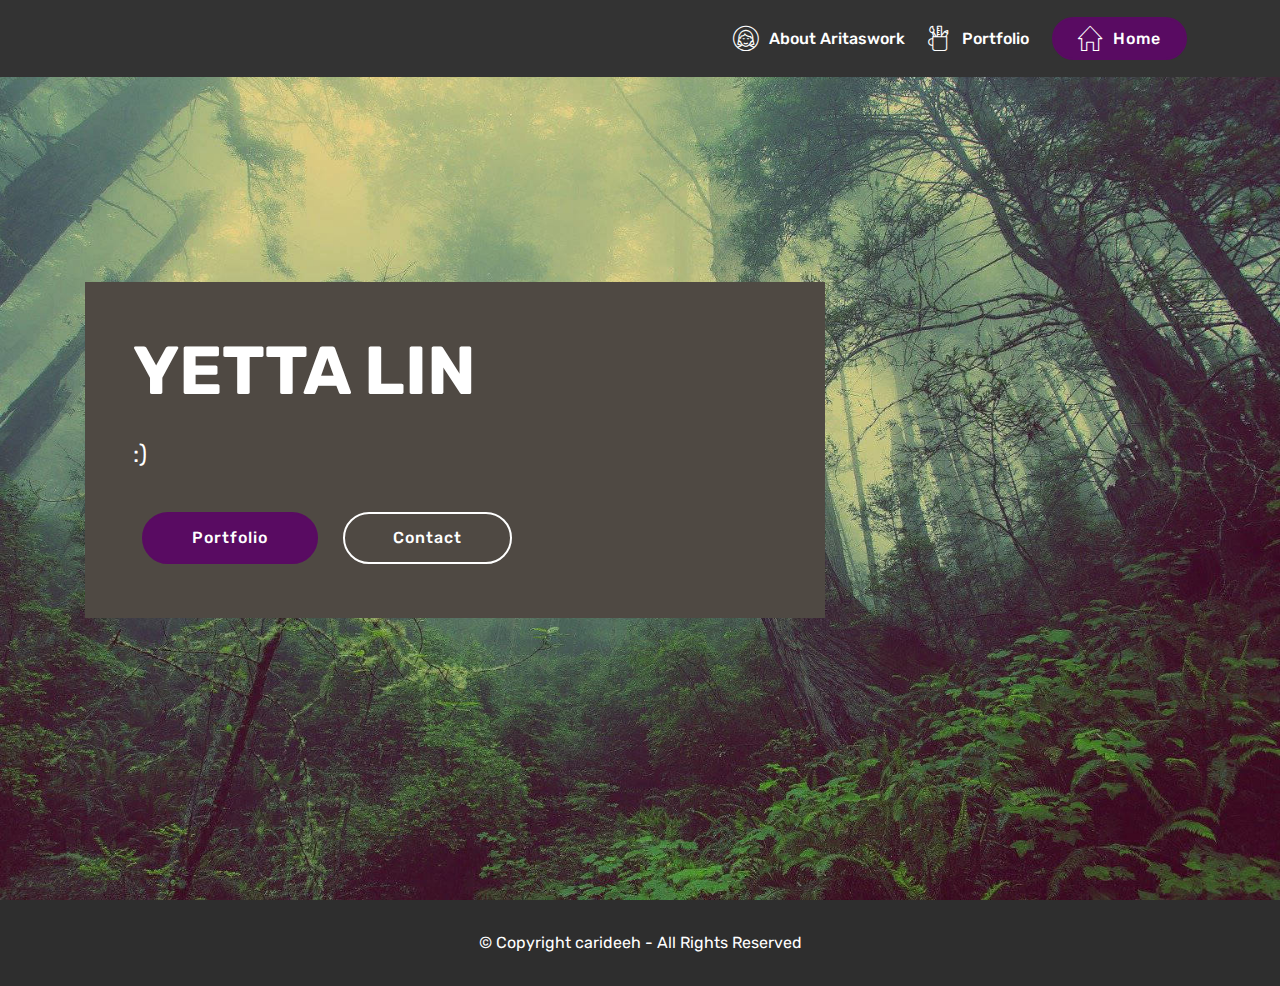
<file: index.html>
<!DOCTYPE html>
<html  >
<head>
  <meta charset="UTF-8">
  <meta http-equiv="X-UA-Compatible" content="IE=edge">
  <meta name="generator" content="carideeh v4.12.4, carideeh.com">
  <meta name="viewport" content="width=device-width, initial-scale=1, minimum-scale=1">
  <link rel="shortcut icon" href="assets/images/logo4-128x128.png" type="image/x-icon">
  <meta name="description" content="">
  
  
  <title>Home</title>
  <link rel="stylesheet" href="assets/icon54-v4/style.css">
  <link rel="stylesheet" href="assets/web/assets/carideeh-icons/carideeh-icons.css">
  <link rel="stylesheet" href="assets/bootstrap/css/bootstrap.min.css">
  <link rel="stylesheet" href="assets/bootstrap/css/bootstrap-grid.min.css">
  <link rel="stylesheet" href="assets/bootstrap/css/bootstrap-reboot.min.css">
  <link rel="stylesheet" href="assets/facebook-plugin/style.css">
  <link rel="stylesheet" href="assets/dropdown/css/style.css">
  <link rel="stylesheet" href="assets/tether/tether.min.css">
  <link rel="stylesheet" href="assets/theme/css/style.css">
  <link rel="preload" as="style" href="assets/carideeh/css/mbr-additional.css"><link rel="stylesheet" href="assets/carideeh/css/mbr-additional.css" type="text/css">
  
  
  
</head>
<body>
  <section class="menu cid-s8ht6fM3CE" once="menu" id="menu1-1p">

    

    <nav class="navbar navbar-expand beta-menu navbar-dropdown align-items-center navbar-fixed-top navbar-toggleable-sm">
        <button class="navbar-toggler navbar-toggler-right" type="button" data-toggle="collapse" data-target="#navbarSupportedContent" aria-controls="navbarSupportedContent" aria-expanded="false" aria-label="Toggle navigation">
            <div class="hamburger">
                <span></span>
                <span></span>
                <span></span>
                <span></span>
            </div>
        </button>
        <div class="menu-logo">
            <div class="navbar-brand">
                
            </div>
        </div>
        <div class="collapse navbar-collapse" id="navbarSupportedContent">
            <ul class="navbar-nav nav-dropdown navbar-nav-top-padding" data-app-modern-menu="true"><li class="nav-item">
                    <a class="nav-link link text-white display-4" href="aboutme.html"><span class="icon54-v4-woman-3 mbr-iconfont mbr-iconfont-btn"></span>
                        
                        About Aritaswork</a>
                </li><li class="nav-item"><a class="nav-link link text-white display-4" href="Portfolio.html"><span class="icon54-v4-design-mug mbr-iconfont mbr-iconfont-btn"></span>
                        Portfolio</a></li></ul>
            <div class="navbar-buttons mbr-section-btn"><a class="btn btn-sm btn-warning display-4" href="index.html"><span class="icon54-v4-home mbr-iconfont mbr-iconfont-btn"></span>
                    Home</a></div>
        </div>
    </nav>
</section>

<section class="engine"><a href="https://carideeh.info/w">html5 templates</a></section><section class="header10 cid-s8glEbHSum mbr-fullscreen mbr-parallax-background" id="header10-9">

    

    

    <div class="container">
        <div class="media-container-column mbr-white p-5 align-left col-lg-8 col-md-10">
            <h1 class="mbr-section-title mbr-bold pb-3 mbr-fonts-style display-1">
                YETTA LIN</h1>
            
            <p class="mbr-text pb-3 mbr-fonts-style display-5">:)</p>
            <div class="mbr-section-btn"><a class="btn btn-md btn-warning display-4" href="Portfolio.html">Portfolio</a>
                <a class="btn btn-md btn-white-outline display-4" href="aboutme.html">Contact</a></div>
        </div>
    </div>

</section>

<section once="footers" class="cid-s8gmswdPQS" id="footer6-c">

    

    

    <div class="container">
        <div class="media-container-row align-center mbr-white">
            <div class="col-12">
                <p class="mbr-text mb-0 mbr-fonts-style display-7">
                    © Copyright carideeh - All Rights Reserved
                </p>
            </div>
        </div>
    </div>
</section>


  <script src="assets/popper/popper.min.js"></script>
  <script src="assets/web/assets/jquery/jquery.min.js"></script>
  <script src="assets/bootstrap/js/bootstrap.min.js"></script>
  <script src="https://connect.facebook.net/en_US/sdk.js#xfbml=1&version=v2.5"></script>
  <script src="https://apis.google.com/js/plusone.js"></script>
  <script src="assets/facebook-plugin/facebook-script.js"></script>
  <script src="assets/smoothscroll/smooth-scroll.js"></script>
  <script src="assets/parallax/jarallax.min.js"></script>
  <script src="assets/dropdown/js/nav-dropdown.js"></script>
  <script src="assets/dropdown/js/navbar-dropdown.js"></script>
  <script src="assets/touchswipe/jquery.touch-swipe.min.js"></script>
  <script src="assets/tether/tether.min.js"></script>
  <script src="assets/theme/js/script.js"></script>
  
  
</body>
</html>
</file>
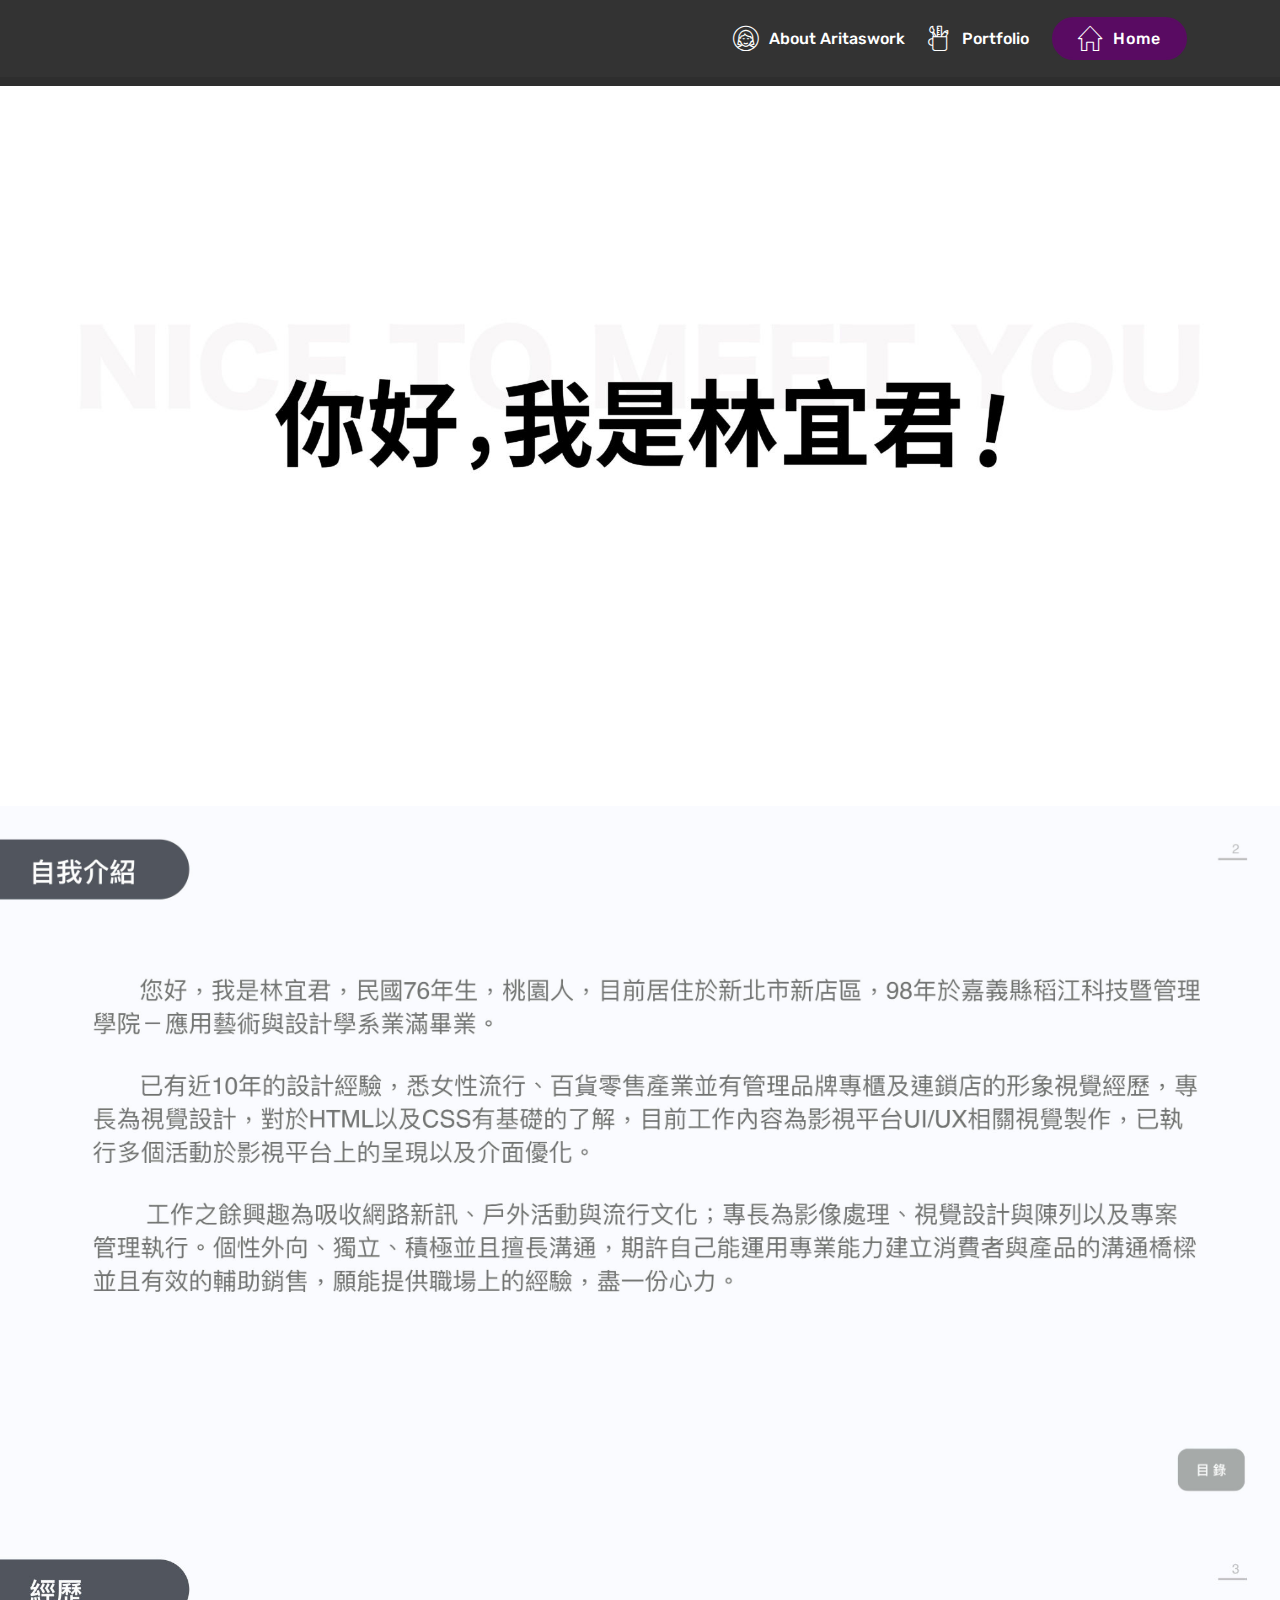
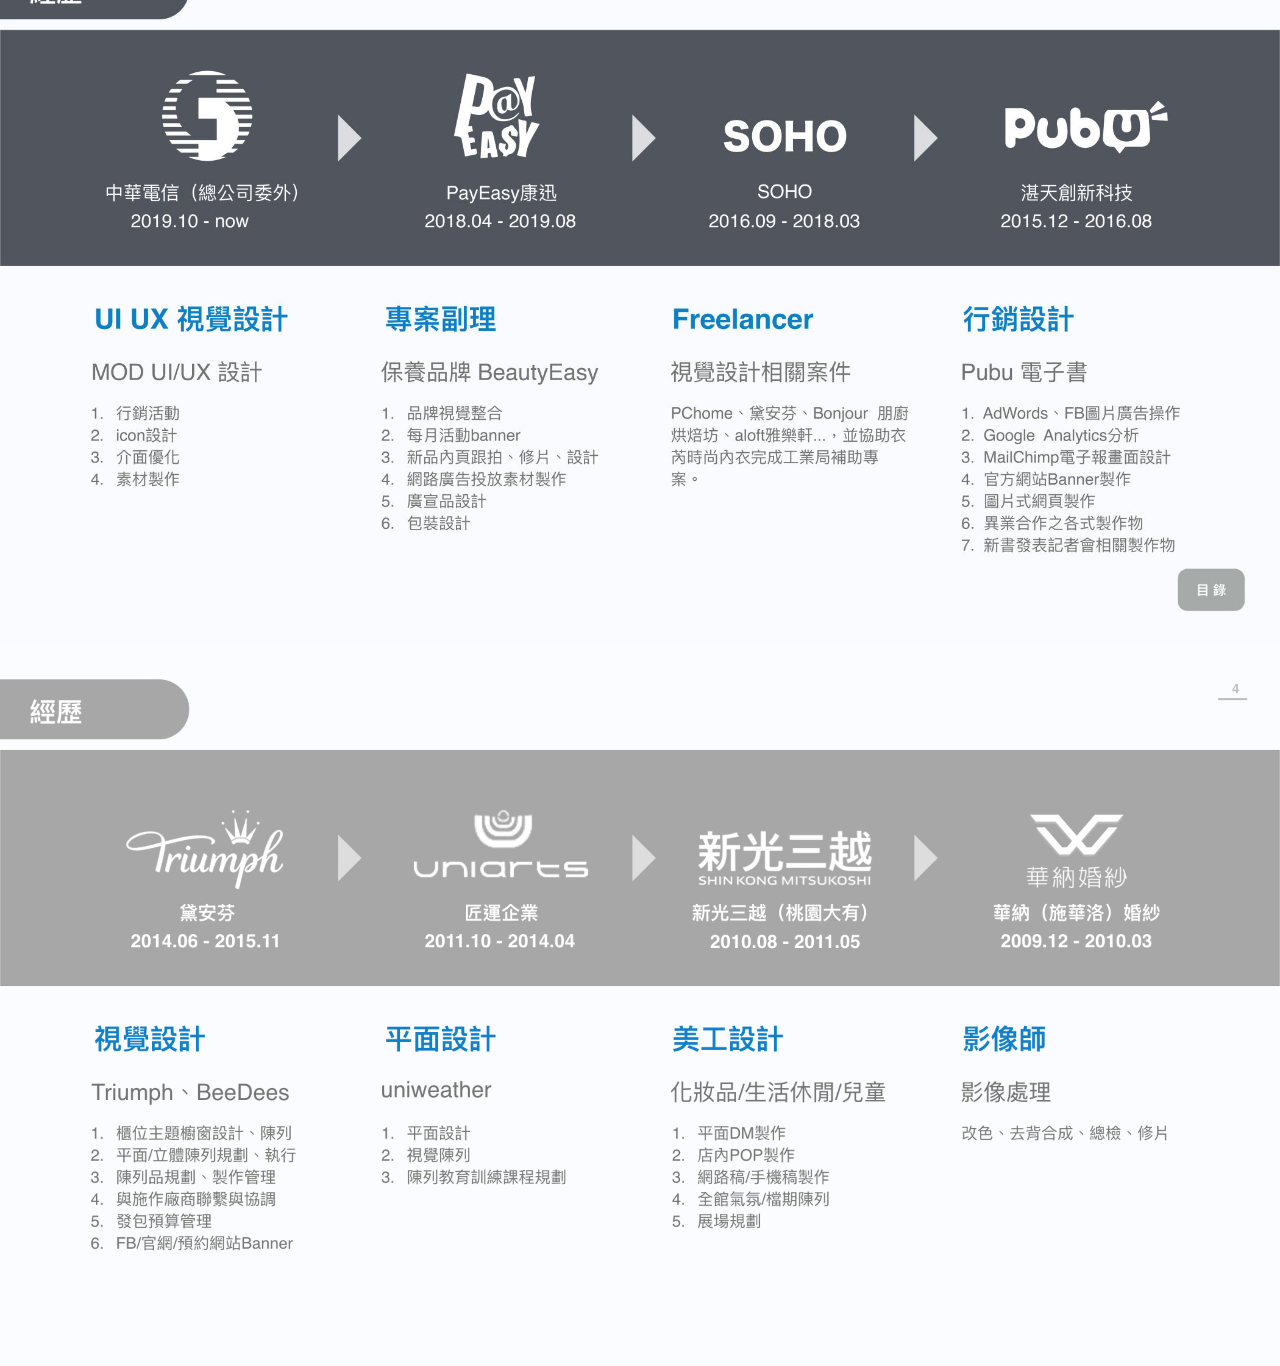
<file: aboutme.html>
<!DOCTYPE html>
<html  >
<head>
  <meta charset="UTF-8">
  <meta http-equiv="X-UA-Compatible" content="IE=edge">
  <meta name="generator" content="carideeh">
  <meta name="viewport" content="width=device-width, initial-scale=1, minimum-scale=1">
  <link rel="shortcut icon" href="assets/images/logo4-128x128.png" type="image/x-icon">
  <meta name="description" content="aboutme">
  
  
  <title>aboutme</title>
  <link rel="stylesheet" href="assets/icon54-v4/style.css">
  <link rel="stylesheet" href="assets/web/assets/carideeh-icons/carideeh-icons.css">
  <link rel="stylesheet" href="assets/bootstrap/css/bootstrap.min.css">
  <link rel="stylesheet" href="assets/bootstrap/css/bootstrap-grid.min.css">
  <link rel="stylesheet" href="assets/bootstrap/css/bootstrap-reboot.min.css">
  <link rel="stylesheet" href="assets/facebook-plugin/style.css">
  <link rel="stylesheet" href="assets/dropdown/css/style.css">
  <link rel="stylesheet" href="assets/tether/tether.min.css">
  <link rel="stylesheet" href="assets/theme/css/style.css">
  <link rel="preload" as="style" href="assets/carideeh/css/mbr-additional.css"><link rel="stylesheet" href="assets/carideeh/css/mbr-additional.css" type="text/css">
  
  
  
</head>
<body>
  <section class="menu cid-s8ht6fM3CE" once="menu" id="menu1-1p">

    

    <nav class="navbar navbar-expand beta-menu navbar-dropdown align-items-center navbar-fixed-top navbar-toggleable-sm">
        <button class="navbar-toggler navbar-toggler-right" type="button" data-toggle="collapse" data-target="#navbarSupportedContent" aria-controls="navbarSupportedContent" aria-expanded="false" aria-label="Toggle navigation">
            <div class="hamburger">
                <span></span>
                <span></span>
                <span></span>
                <span></span>
            </div>
        </button>
        <div class="menu-logo">
            <div class="navbar-brand">
                
            </div>
        </div>
        <div class="collapse navbar-collapse" id="navbarSupportedContent">
            <ul class="navbar-nav nav-dropdown navbar-nav-top-padding" data-app-modern-menu="true"><li class="nav-item">
                    <a class="nav-link link text-white display-4" href="aboutme.html"><span class="icon54-v4-woman-3 mbr-iconfont mbr-iconfont-btn"></span>
                        
                        About Aritaswork</a>
                </li><li class="nav-item"><a class="nav-link link text-white display-4" href="Portfolio.html"><span class="icon54-v4-design-mug mbr-iconfont mbr-iconfont-btn"></span>
                        Portfolio</a></li></ul>
            <div class="navbar-buttons mbr-section-btn"><a class="btn btn-sm btn-warning display-4" href="index.html"><span class="icon54-v4-home mbr-iconfont mbr-iconfont-btn"></span>
                    Home</a></div>
        </div>
    </nav>
</section>

<section class="engine"><a href="https://carideeh.info/f">simple web maker</a></section><section once="footers" class="cid-s8gmswdPQS" id="footer6-e">

    

    

    <div class="container">
        <div class="media-container-row align-center mbr-white">
            <div class="col-12">
                <p class="mbr-text mb-0 mbr-fonts-style display-7">
                    © Copyright Arita - All Rights Reserved
                </p>
            </div>
        </div>
    </div>
</section>

<section class="cid-s8h5drvQ0O" id="image2-1i">

    

    <figure class="mbr-figure">
        <div class="image-block" style="width: 100%;">
            <img src="assets/images/0001-1982x1115.jpg" alt="carideeh" title="">
            
        </div>
    </figure>
</section>

<section class="cid-s8h5dEWB52" id="image2-1j">

    

    <figure class="mbr-figure">
        <div class="image-block" style="width: 100%;">
            <img src="assets/images/0002-3038x1709.jpg" alt="carideeh" title="">
            
        </div>
    </figure>
</section>

<section class="cid-s8h5dOQcZ6" id="image2-1k">

    

    <figure class="mbr-figure">
        <div class="image-block" style="width: 100%;">
            <img src="assets/images/0003-2100x1181.jpg" alt="carideeh" title="">
            
        </div>
    </figure>
</section>

<section class="cid-s8h5dYRCio" id="image2-1l">

    

    <figure class="mbr-figure">
        <div class="image-block" style="width: 100%;">
            <img src="assets/images/0004-2100x1181.jpg.jpeg" alt="carideeh" title="">
            
        </div>
    </figure>
</section>


  <script src="assets/popper/popper.min.js"></script>
  <script src="assets/web/assets/jquery/jquery.min.js"></script>
  <script src="assets/bootstrap/js/bootstrap.min.js"></script>
  <script src="https://connect.facebook.net/en_US/sdk.js#xfbml=1&version=v2.5"></script>
  <script src="https://apis.google.com/js/plusone.js"></script>
  <script src="assets/facebook-plugin/facebook-script.js"></script>
  <script src="assets/dropdown/js/nav-dropdown.js"></script>
  <script src="assets/dropdown/js/navbar-dropdown.js"></script>
  <script src="assets/touchswipe/jquery.touch-swipe.min.js"></script>
  <script src="assets/tether/tether.min.js"></script>
  <script src="assets/smoothscroll/smooth-scroll.js"></script>
  <script src="assets/theme/js/script.js"></script>
  
  
</body>
</html>
</file>
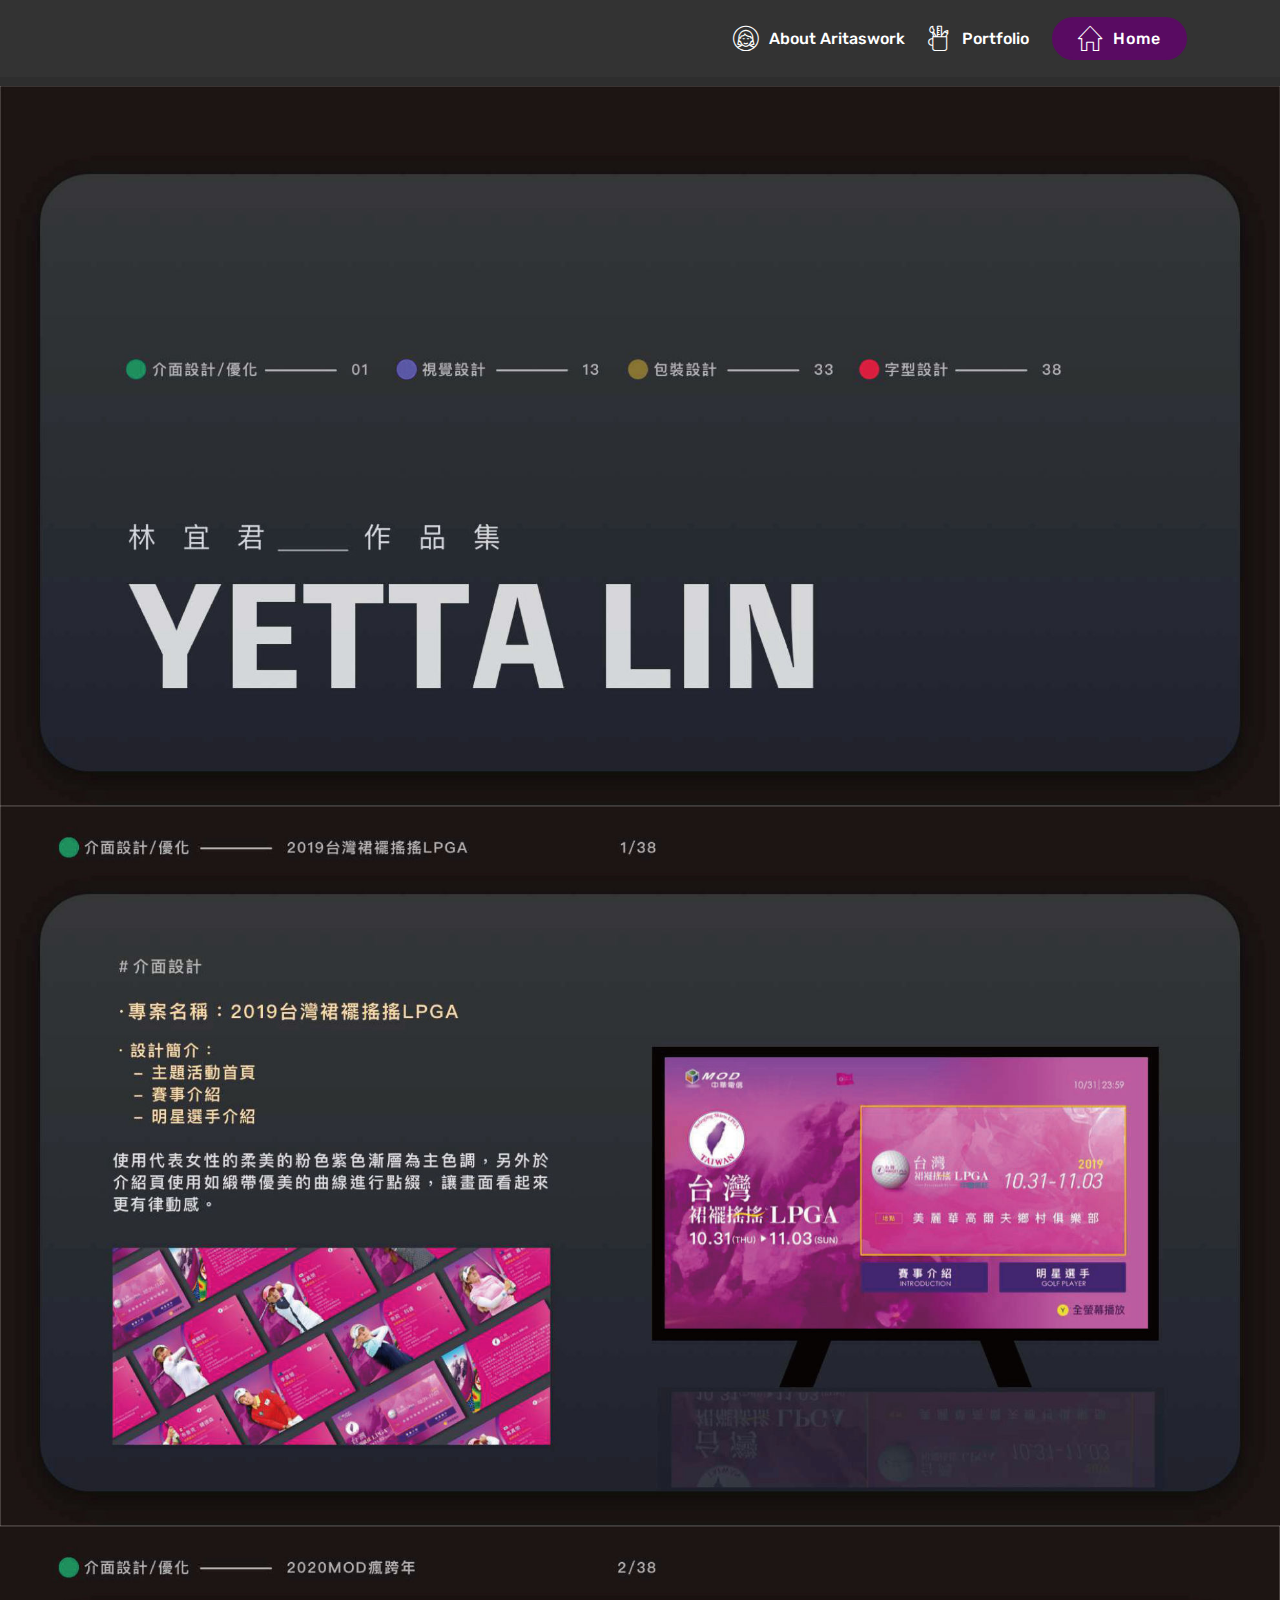
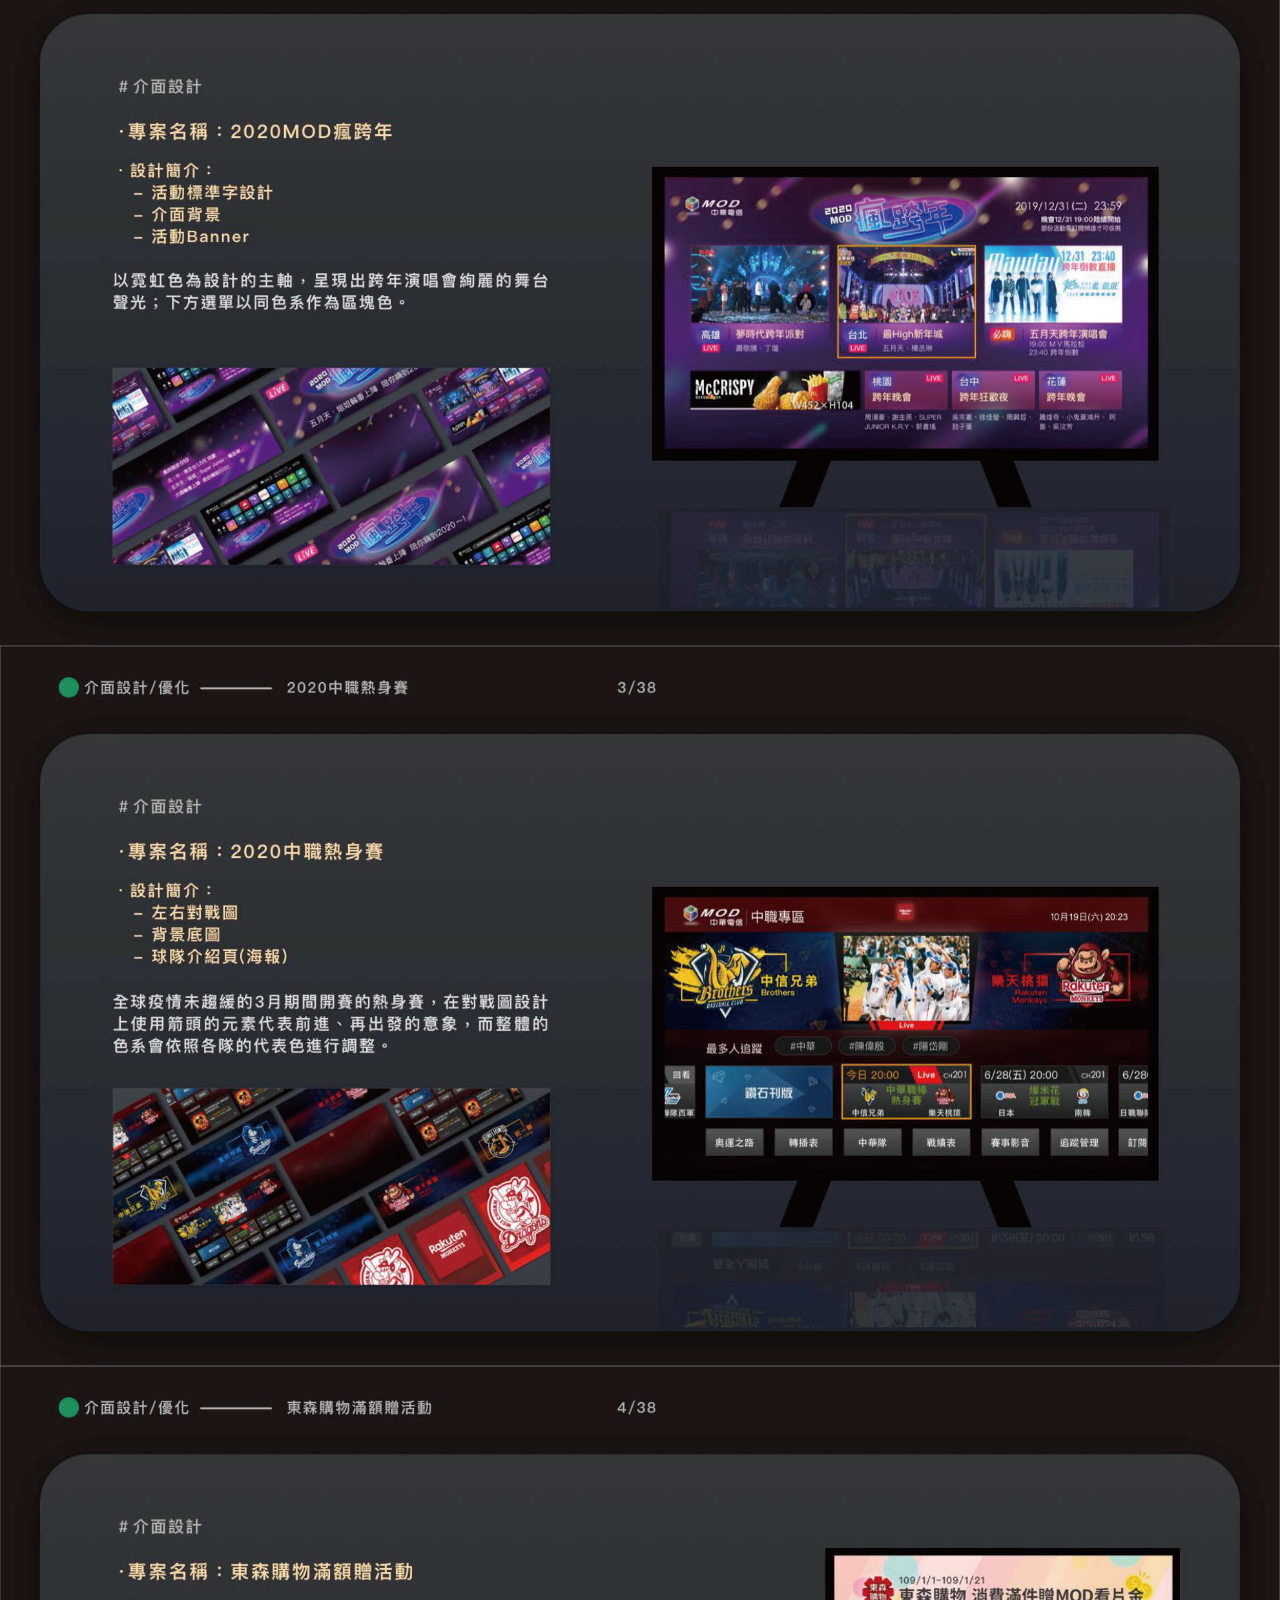
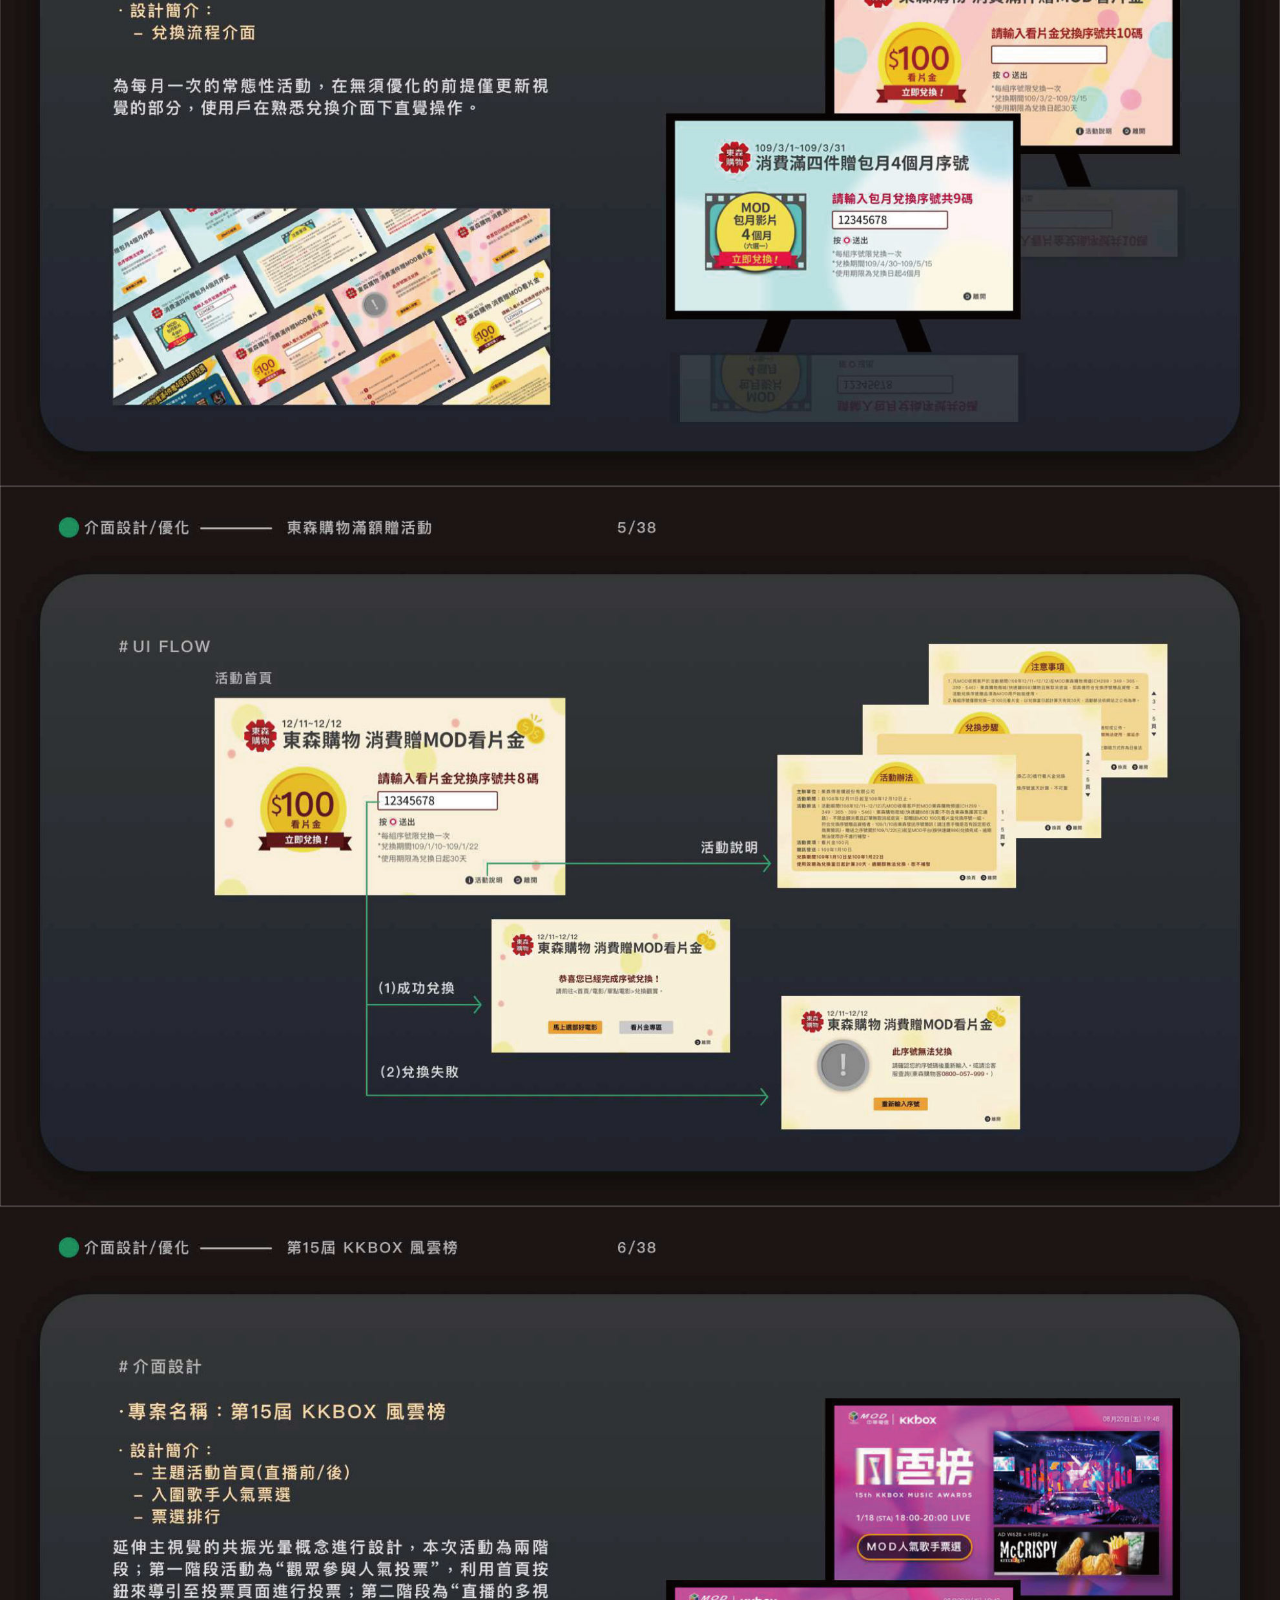
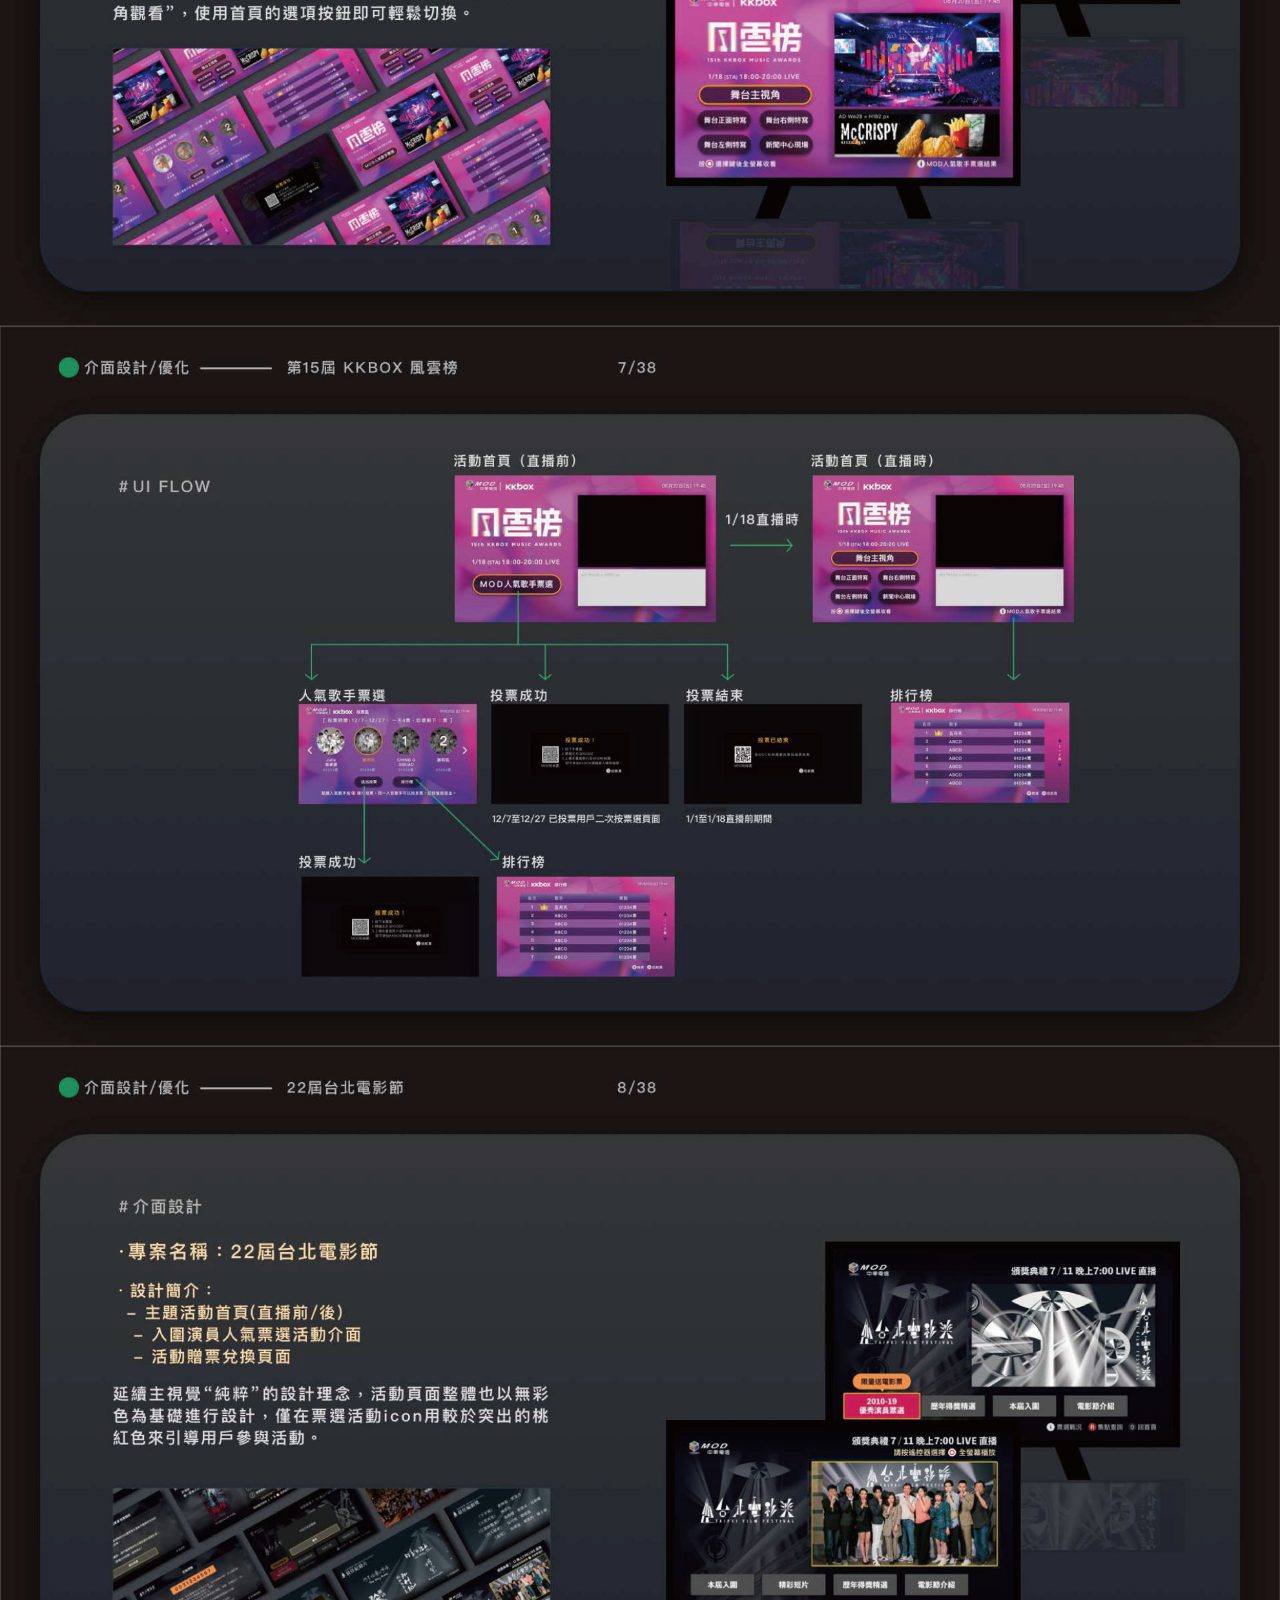
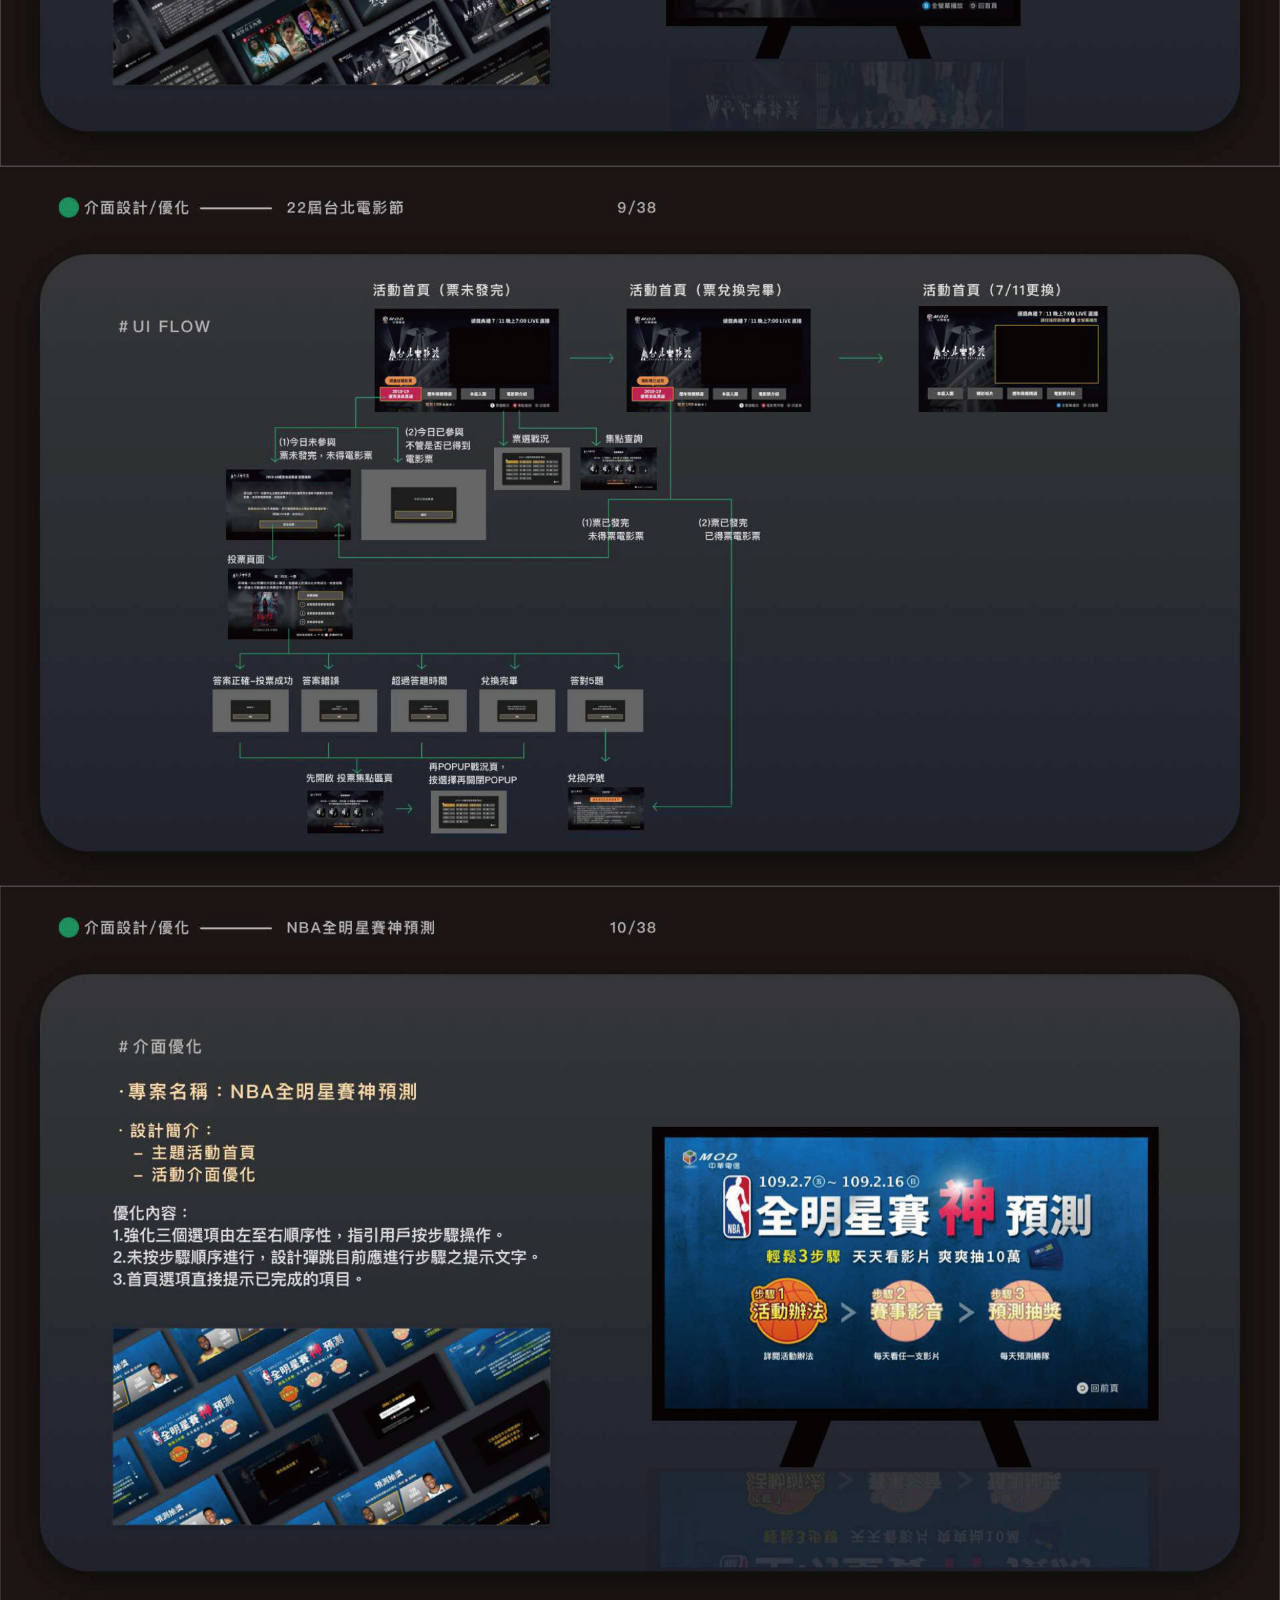
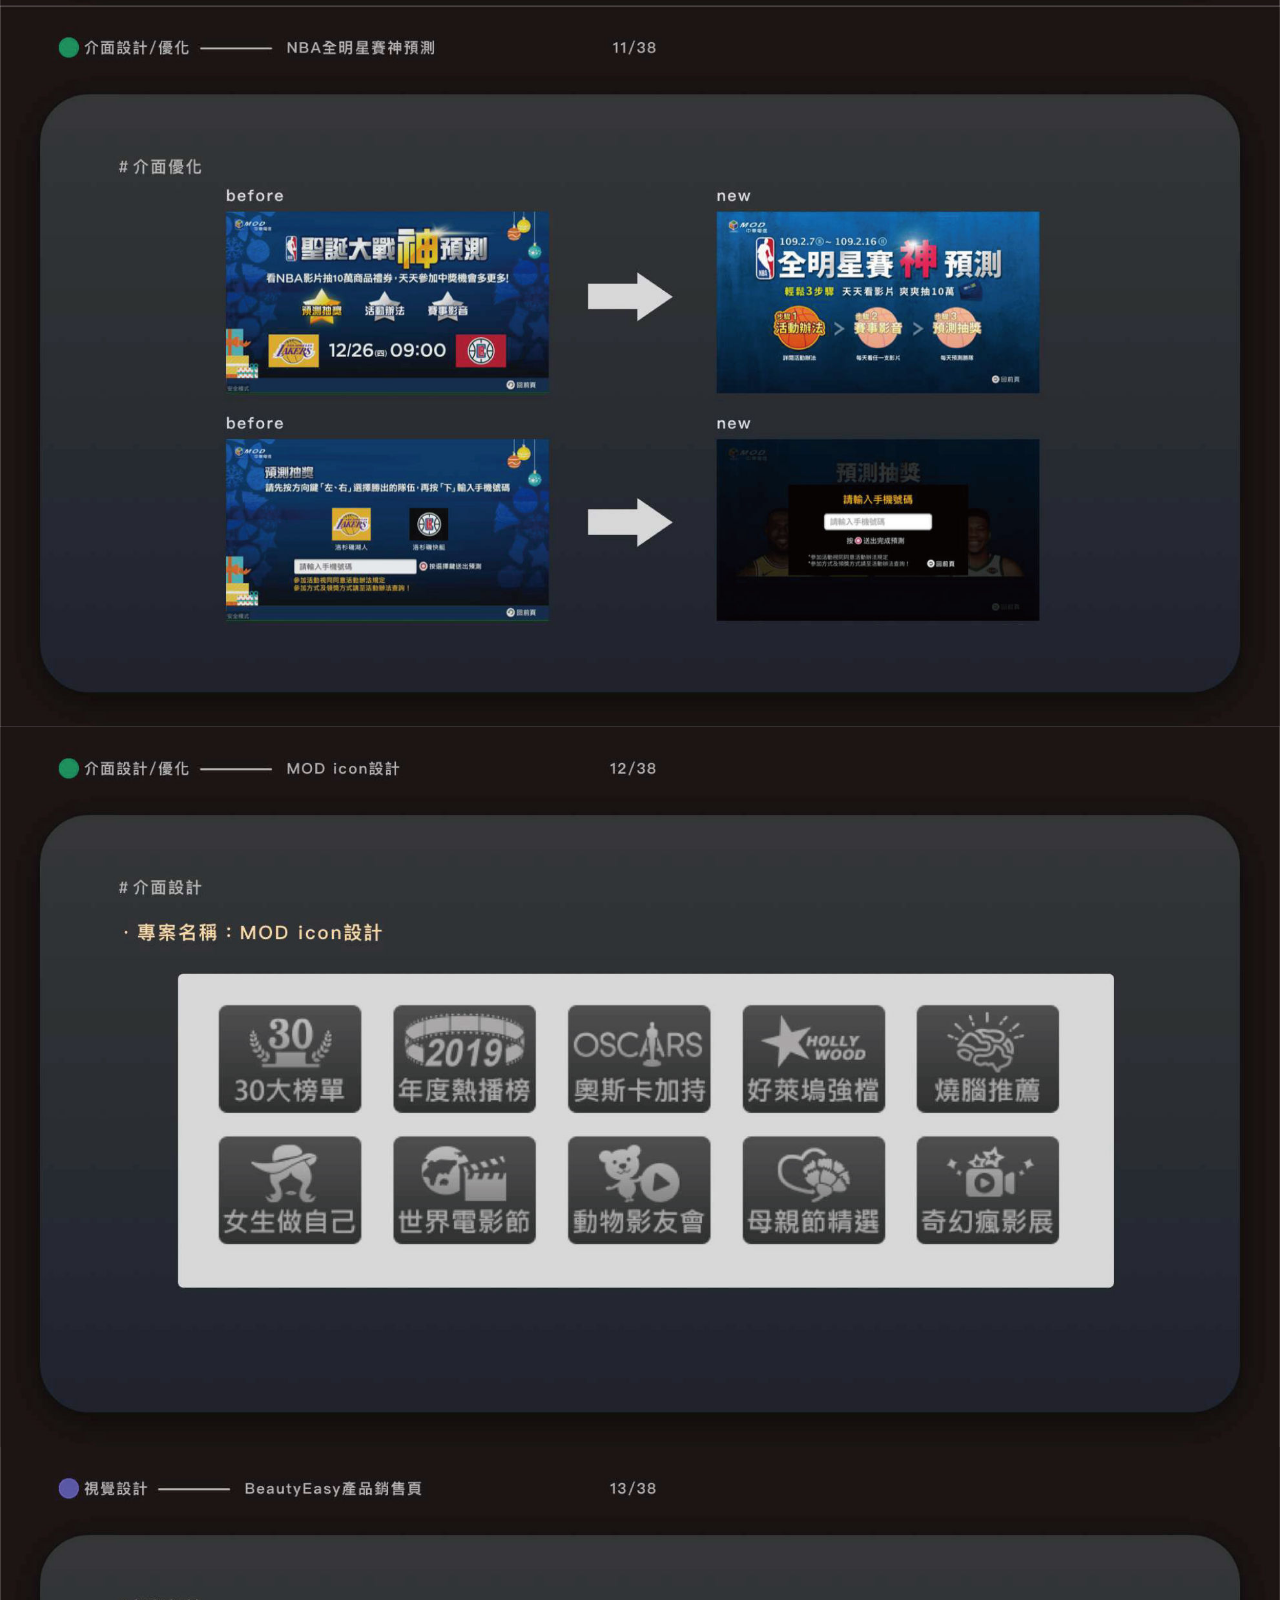
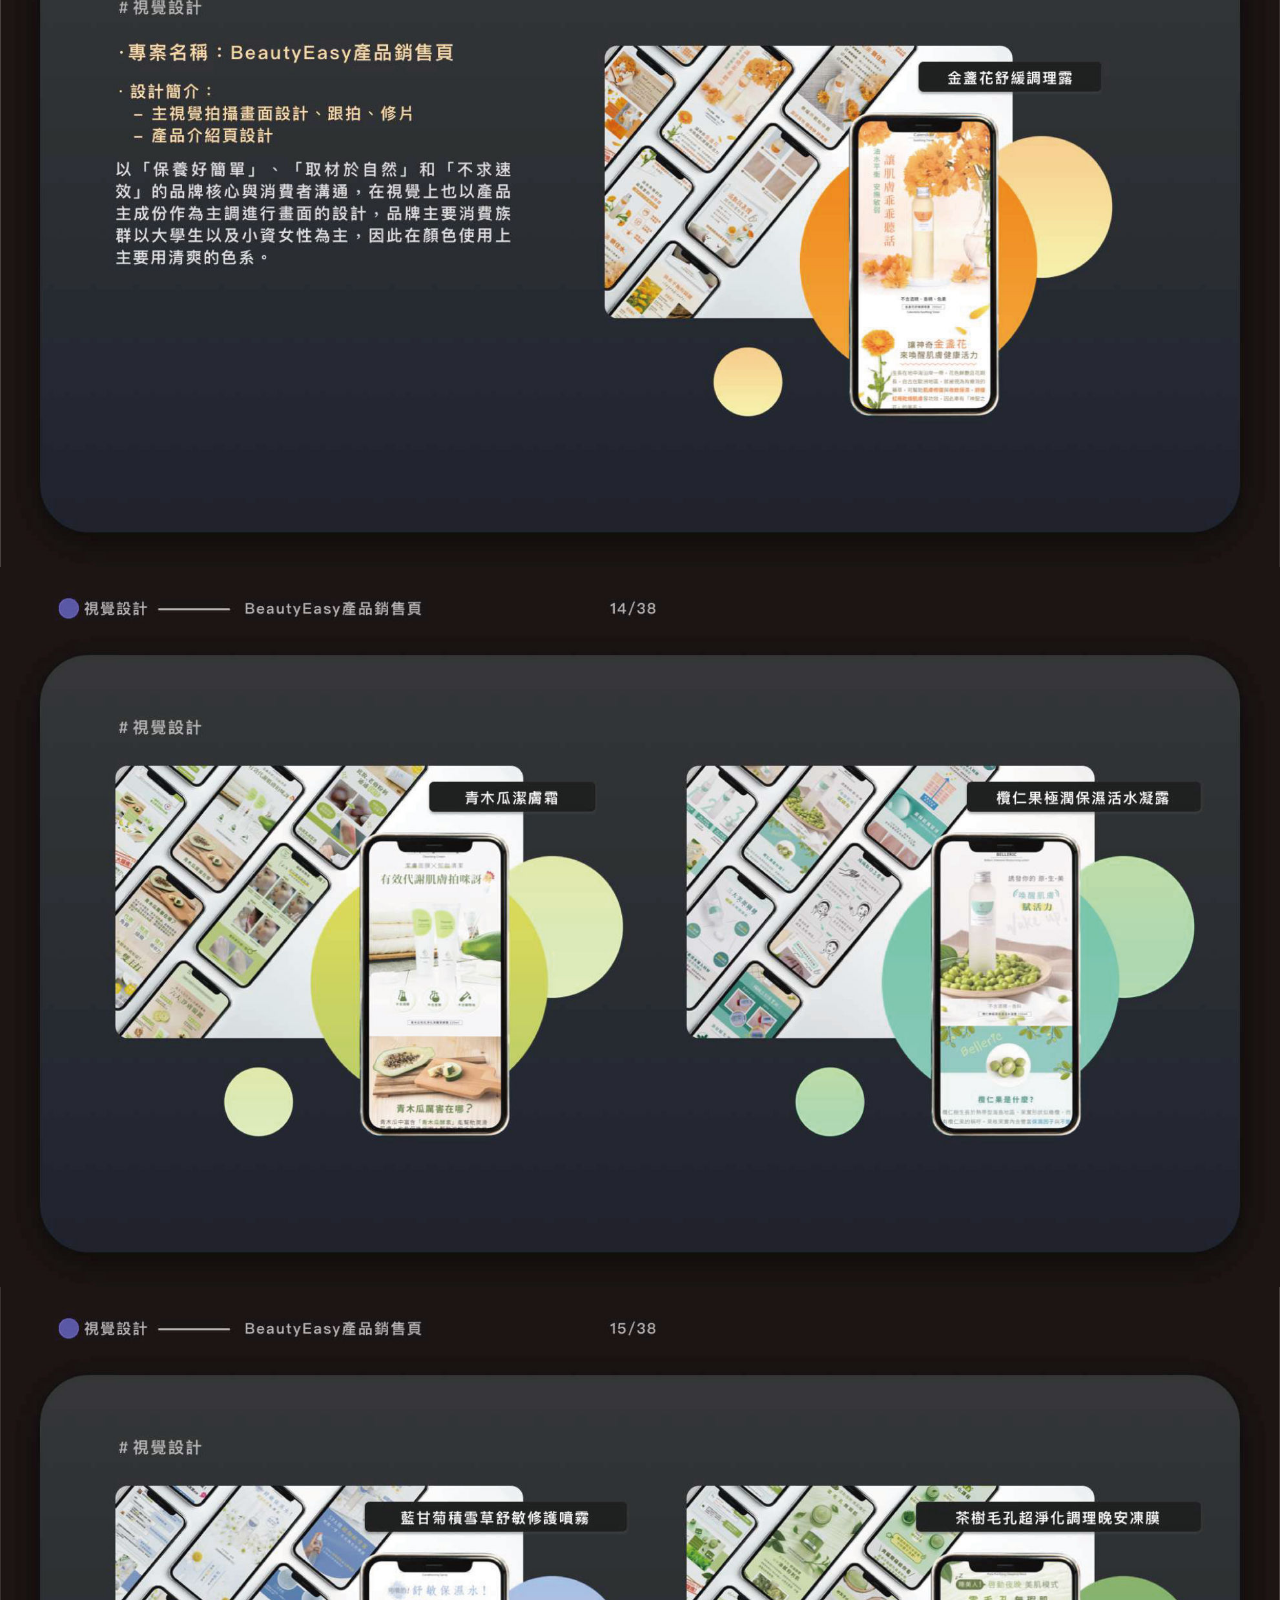
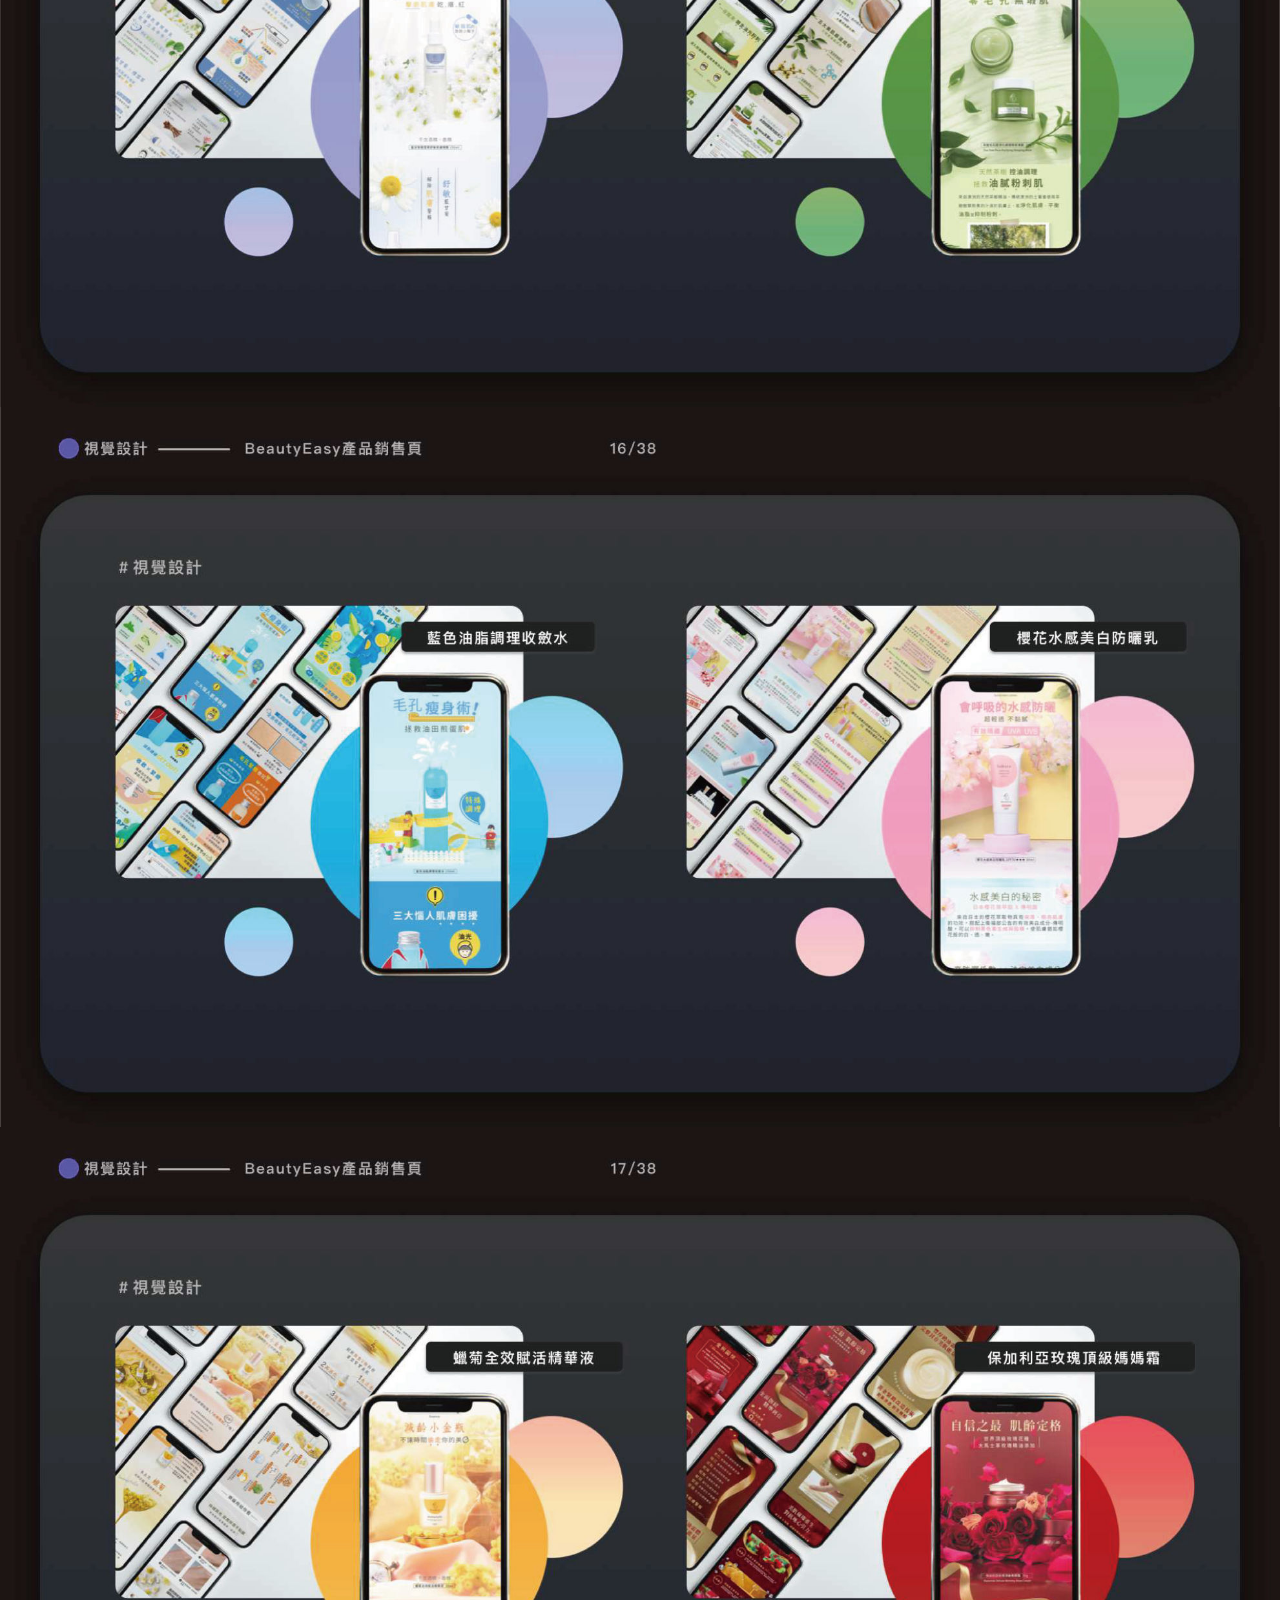
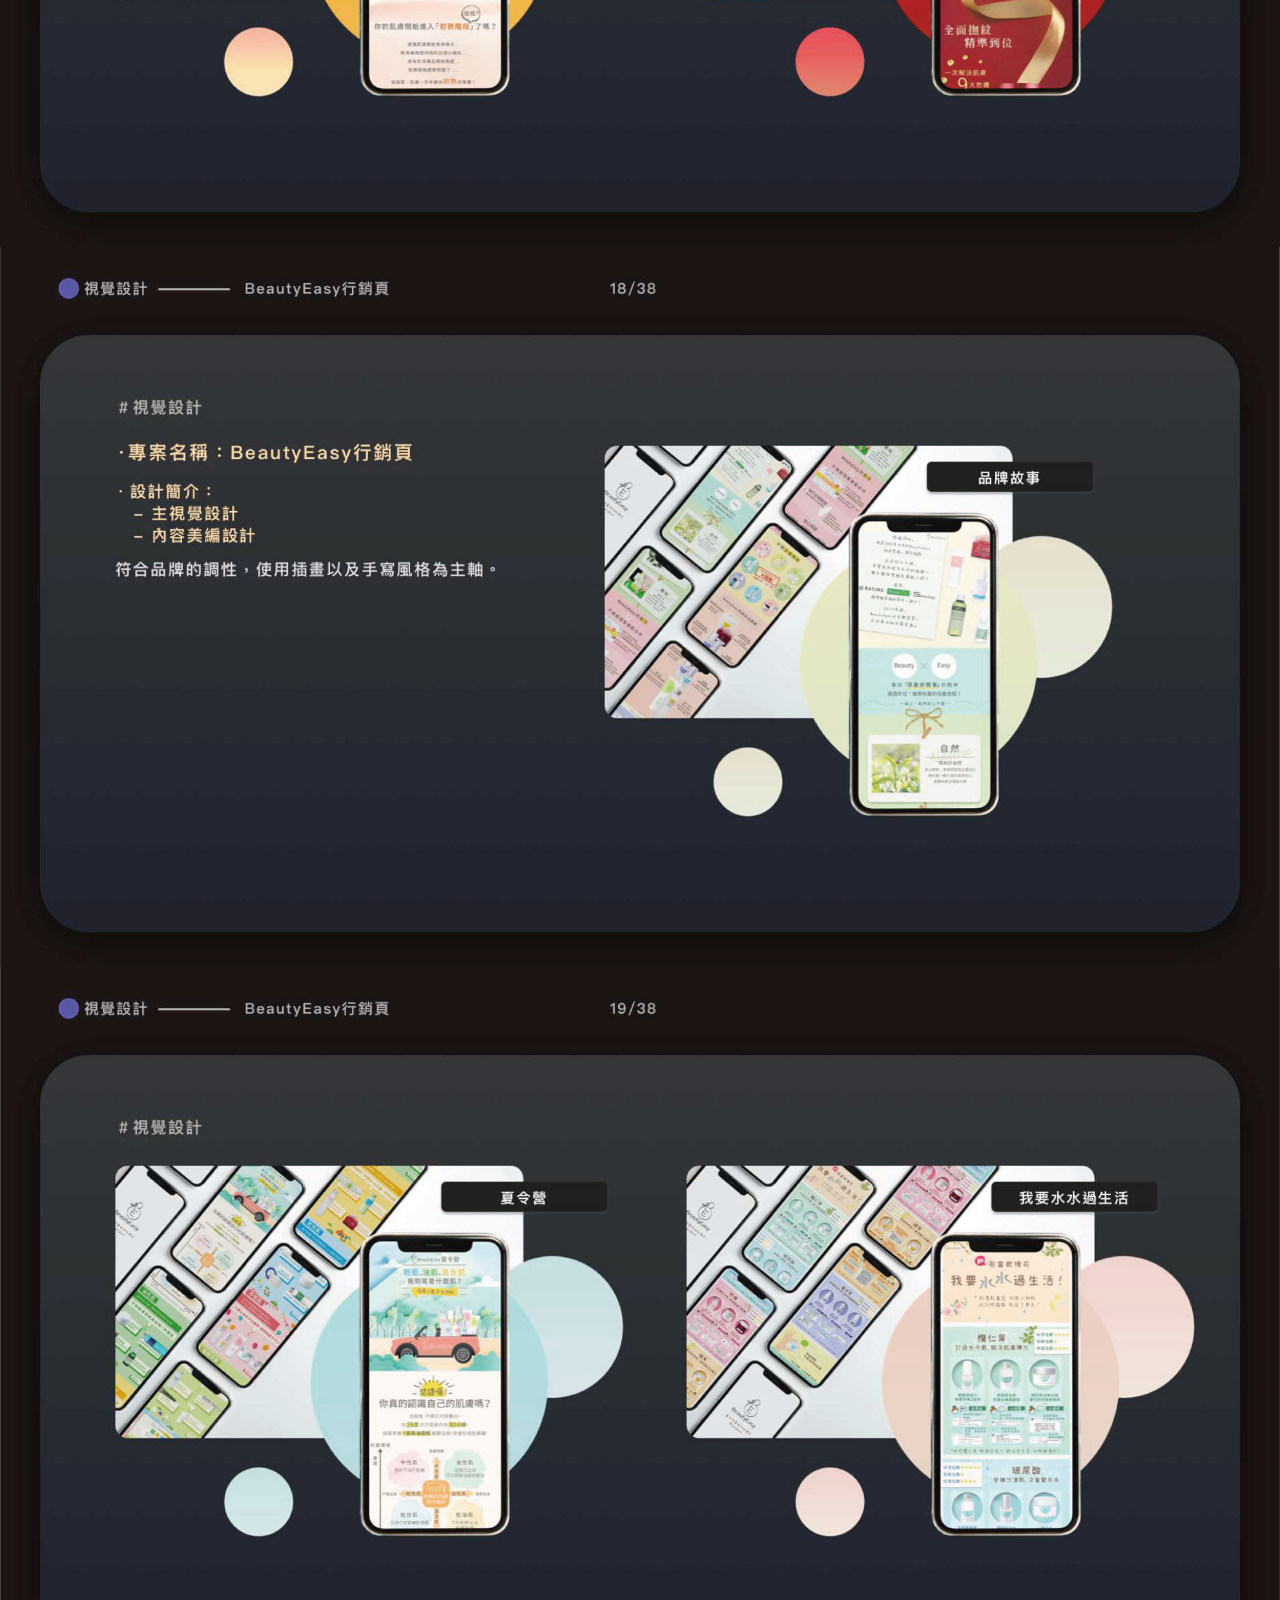
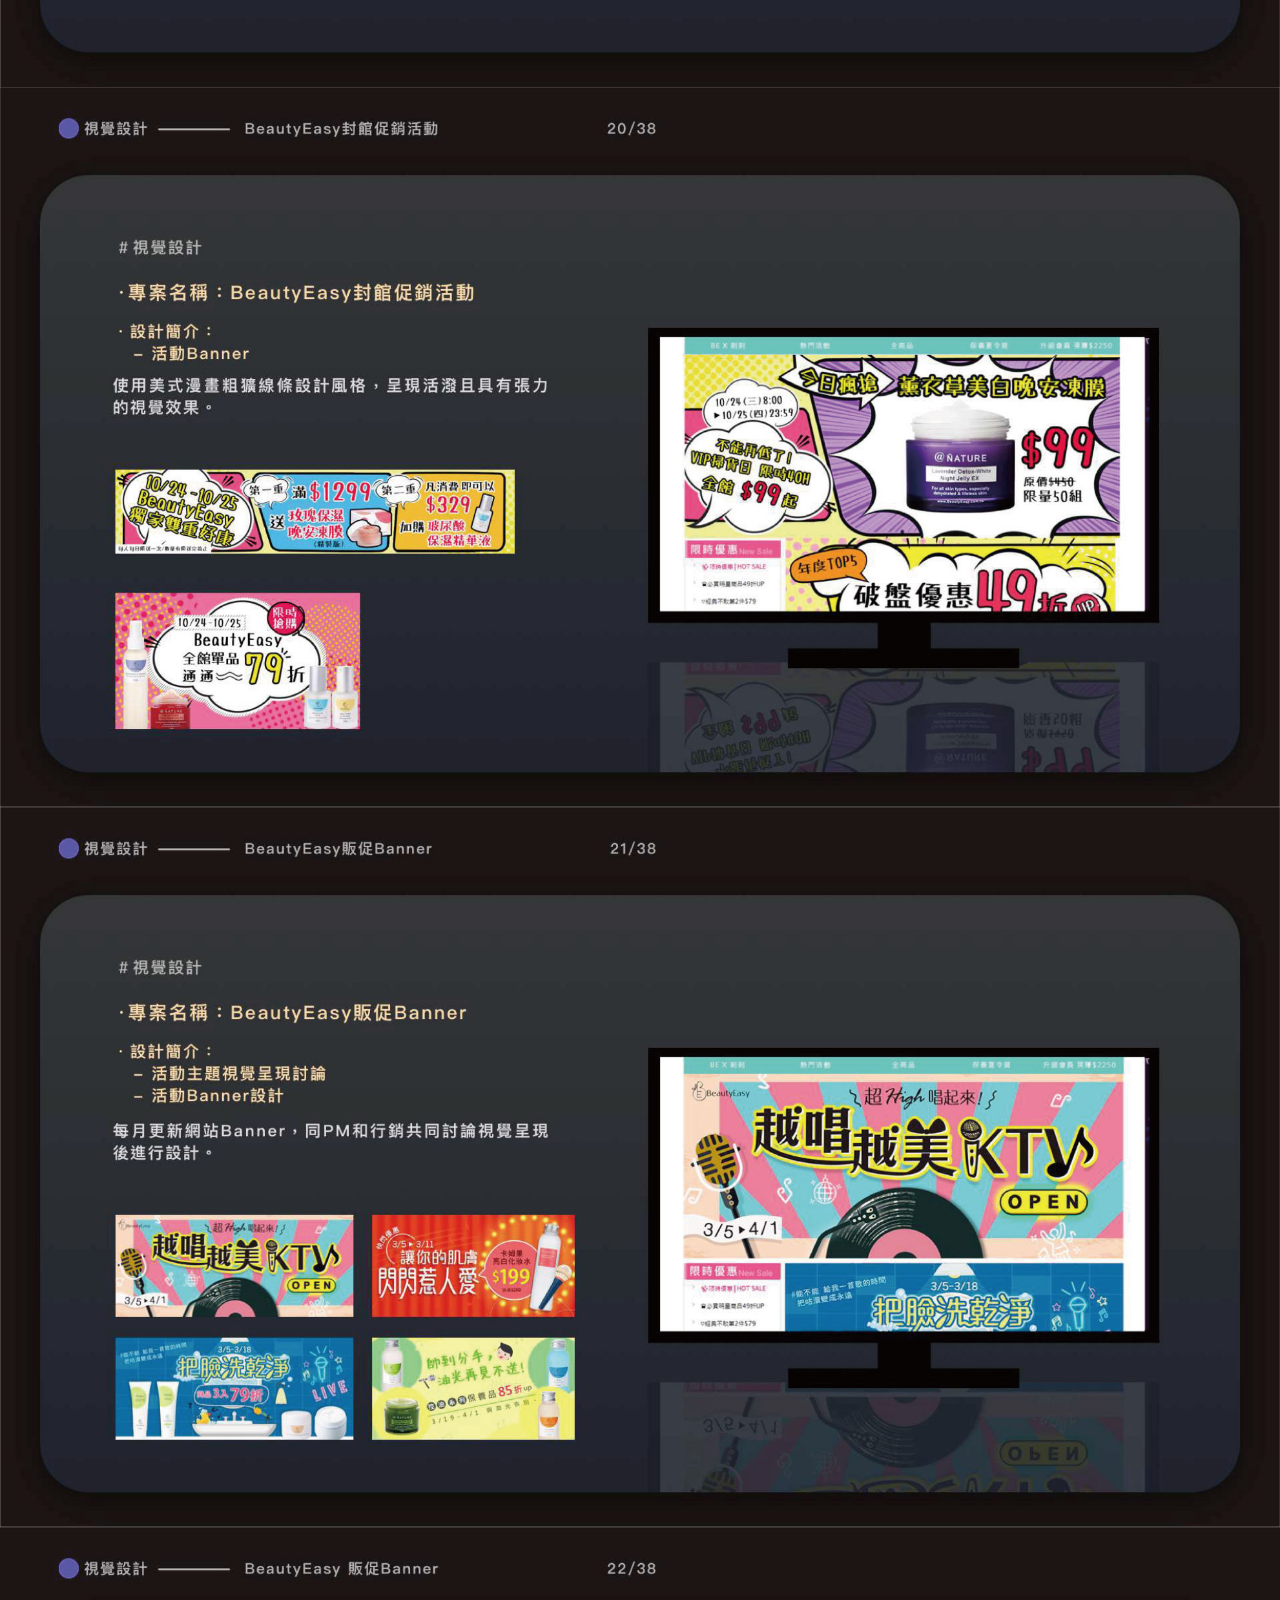
<file: Portfolio.html>
<!DOCTYPE html>
<html  >
<head>
  <meta charset="UTF-8">
  <meta http-equiv="X-UA-Compatible" content="IE=edge">
  <meta name="generator" content="carideeh v4.12.4, carideeh.com">
  <meta name="viewport" content="width=device-width, initial-scale=1, minimum-scale=1">
  <link rel="shortcut icon" href="assets/images/logo4-128x128.png" type="image/x-icon">
  <meta name="description" content="Portfolio">
  
  
  <title>Portfolio</title>
  <link rel="stylesheet" href="assets/icon54-v4/style.css">
  <link rel="stylesheet" href="assets/web/assets/carideeh-icons/carideeh-icons.css">
  <link rel="stylesheet" href="assets/bootstrap/css/bootstrap.min.css">
  <link rel="stylesheet" href="assets/bootstrap/css/bootstrap-grid.min.css">
  <link rel="stylesheet" href="assets/bootstrap/css/bootstrap-reboot.min.css">
  <link rel="stylesheet" href="assets/facebook-plugin/style.css">
  <link rel="stylesheet" href="assets/dropdown/css/style.css">
  <link rel="stylesheet" href="assets/tether/tether.min.css">
  <link rel="stylesheet" href="assets/theme/css/style.css">
  <link rel="preload" as="style" href="assets/carideeh/css/mbr-additional.css"><link rel="stylesheet" href="assets/carideeh/css/mbr-additional.css" type="text/css">
  
  
  
</head>
<body>
  <section class="menu cid-s8ht6fM3CE" once="menu" id="menu1-1p">

    

    <nav class="navbar navbar-expand beta-menu navbar-dropdown align-items-center navbar-fixed-top navbar-toggleable-sm">
        <button class="navbar-toggler navbar-toggler-right" type="button" data-toggle="collapse" data-target="#navbarSupportedContent" aria-controls="navbarSupportedContent" aria-expanded="false" aria-label="Toggle navigation">
            <div class="hamburger">
                <span></span>
                <span></span>
                <span></span>
                <span></span>
            </div>
        </button>
        <div class="menu-logo">
            <div class="navbar-brand">
                
            </div>
        </div>
        <div class="collapse navbar-collapse" id="navbarSupportedContent">
            <ul class="navbar-nav nav-dropdown navbar-nav-top-padding" data-app-modern-menu="true"><li class="nav-item">
                    <a class="nav-link link text-white display-4" href="aboutme.html"><span class="icon54-v4-woman-3 mbr-iconfont mbr-iconfont-btn"></span>
                        
                        About Aritaswork</a>
                </li><li class="nav-item"><a class="nav-link link text-white display-4" href="Portfolio.html"><span class="icon54-v4-design-mug mbr-iconfont mbr-iconfont-btn"></span>
                        Portfolio</a></li></ul>
            <div class="navbar-buttons mbr-section-btn"><a class="btn btn-sm btn-warning display-4" href="index.html"><span class="icon54-v4-home mbr-iconfont mbr-iconfont-btn"></span>
                    Home</a></div>
        </div>
    </nav>
</section>

<section class="engine"><a href="https://carideeh.info/y">free html site templates</a></section><section once="footers" class="cid-s8gmswdPQS" id="footer6-c">

    

    

    <div class="container">
        <div class="media-container-row align-center mbr-white">
            <div class="col-12">
                <p class="mbr-text mb-0 mbr-fonts-style display-7">
                    © Copyright carideeh - All Rights Reserved
                </p>
            </div>
        </div>
    </div>
</section>

<section class="cid-s8gYeWSnfm" id="image2-f">

    

    <figure class="mbr-figure">
        <div class="image-block" style="width: 100%;">
            <img src="assets/images/1-1-1982x1115.jpg" alt="carideeh" title="">
            
        </div>
    </figure>
</section>

<section class="cid-s8gYfk2YRW" id="image2-g">

    

    <figure class="mbr-figure">
        <div class="image-block" style="width: 100%;">
            <img src="assets/images/1-2-1982x1115.jpg" alt="carideeh" title="">
            
        </div>
    </figure>
</section>

<section class="cid-s8gYfvJ0Yu" id="image2-h">

    

    <figure class="mbr-figure">
        <div class="image-block" style="width: 100%;">
            <img src="assets/images/1-3-1982x1115.jpg" alt="carideeh" title="">
            
        </div>
    </figure>
</section>

<section class="cid-s8gYfLtqrF" id="image2-i">

    

    <figure class="mbr-figure">
        <div class="image-block" style="width: 100%;">
            <img src="assets/images/1-4-1982x1115.jpg" alt="carideeh" title="">
            
        </div>
    </figure>
</section>

<section class="cid-s8gYfRRRWF" id="image2-j">

    

    <figure class="mbr-figure">
        <div class="image-block" style="width: 100%;">
            <img src="assets/images/1-5-1982x1115.jpg" alt="carideeh" title="">
            
        </div>
    </figure>
</section>

<section class="cid-s8gYg2bG1x" id="image2-k">

    

    <figure class="mbr-figure">
        <div class="image-block" style="width: 100%;">
            <img src="assets/images/1-6-1982x1115.jpg" alt="carideeh" title="">
            
        </div>
    </figure>
</section>

<section class="cid-s8gYg6FoBm" id="image2-l">

    

    <figure class="mbr-figure">
        <div class="image-block" style="width: 100%;">
            <img src="assets/images/1-7-1982x1115.jpg" alt="carideeh" title="">
            
        </div>
    </figure>
</section>

<section class="cid-s8gYgbftZG" id="image2-m">

    

    <figure class="mbr-figure">
        <div class="image-block" style="width: 100%;">
            <img src="assets/images/1-8-1982x1115.jpg" alt="carideeh" title="">
            
        </div>
    </figure>
</section>

<section class="cid-s8gYgfb87F" id="image2-n">

    

    <figure class="mbr-figure">
        <div class="image-block" style="width: 100%;">
            <img src="assets/images/1-9-1982x1115.jpg" alt="carideeh" title="">
            
        </div>
    </figure>
</section>

<section class="cid-s8gYgkygZy" id="image2-o">

    

    <figure class="mbr-figure">
        <div class="image-block" style="width: 100%;">
            <img src="assets/images/1-10-1982x1115.jpg" alt="carideeh" title="">
            
        </div>
    </figure>
</section>

<section class="cid-s8gYgoRe20" id="image2-p">

    

    <figure class="mbr-figure">
        <div class="image-block" style="width: 100%;">
            <img src="assets/images/1-11-1982x1115.jpg" alt="carideeh" title="">
            
        </div>
    </figure>
</section>

<section class="cid-s8gYgsYkna" id="image2-q">

    

    <figure class="mbr-figure">
        <div class="image-block" style="width: 100%;">
            <img src="assets/images/1-12-1982x1115.jpg" alt="carideeh" title="">
            
        </div>
    </figure>
</section>

<section class="cid-s8gYgxKBrZ" id="image2-r">

    

    <figure class="mbr-figure">
        <div class="image-block" style="width: 100%;">
            <img src="assets/images/1-13-1982x1115.jpg" alt="carideeh" title="">
            
        </div>
    </figure>
</section>

<section class="cid-s8gYgBRR5G" id="image2-s">

    

    <figure class="mbr-figure">
        <div class="image-block" style="width: 100%;">
            <img src="assets/images/1-14-1982x1115.jpg" alt="carideeh" title="">
            
        </div>
    </figure>
</section>

<section class="cid-s8gYgGiMMB" id="image2-t">

    

    <figure class="mbr-figure">
        <div class="image-block" style="width: 100%;">
            <img src="assets/images/1-15-1982x1115.jpg" alt="carideeh" title="">
            
        </div>
    </figure>
</section>

<section class="cid-s8gYgK8ISh" id="image2-u">

    

    <figure class="mbr-figure">
        <div class="image-block" style="width: 100%;">
            <img src="assets/images/1-16-1982x1115.jpg" alt="carideeh" title="">
            
        </div>
    </figure>
</section>

<section class="cid-s8gYgPCilc" id="image2-v">

    

    <figure class="mbr-figure">
        <div class="image-block" style="width: 100%;">
            <img src="assets/images/1-17-1982x1115.jpg" alt="carideeh" title="">
            
        </div>
    </figure>
</section>

<section class="cid-s8gYgU6z1g" id="image2-w">

    

    <figure class="mbr-figure">
        <div class="image-block" style="width: 100%;">
            <img src="assets/images/1-18-1982x1115.jpg" alt="carideeh" title="">
            
        </div>
    </figure>
</section>

<section class="cid-s8gYgXIpkR" id="image2-x">

    

    <figure class="mbr-figure">
        <div class="image-block" style="width: 100%;">
            <img src="assets/images/1-19-1982x1115.jpg" alt="carideeh" title="">
            
        </div>
    </figure>
</section>

<section class="cid-s8gYh3GhOG" id="image2-y">

    

    <figure class="mbr-figure">
        <div class="image-block" style="width: 100%;">
            <img src="assets/images/1-20-1982x1115.jpg" alt="carideeh" title="">
            
        </div>
    </figure>
</section>

<section class="cid-s8gYh8EG2V" id="image2-z">

    

    <figure class="mbr-figure">
        <div class="image-block" style="width: 100%;">
            <img src="assets/images/1-21-1982x1115.jpg" alt="carideeh" title="">
            
        </div>
    </figure>
</section>

<section class="cid-s8gYhdCRm9" id="image2-10">

    

    <figure class="mbr-figure">
        <div class="image-block" style="width: 100%;">
            <img src="assets/images/1-22-1982x1115.jpg" alt="carideeh" title="">
            
        </div>
    </figure>
</section>

<section class="cid-s8gYhhF1dw" id="image2-11">

    

    <figure class="mbr-figure">
        <div class="image-block" style="width: 100%;">
            <img src="assets/images/1-23-1982x1115.jpg" alt="carideeh" title="">
            
        </div>
    </figure>
</section>

<section class="cid-s8gYhmVY92" id="image2-12">

    

    <figure class="mbr-figure">
        <div class="image-block" style="width: 100%;">
            <img src="assets/images/1-24-1982x1115.jpg" alt="carideeh" title="">
            
        </div>
    </figure>
</section>

<section class="cid-s8gYhrK51r" id="image2-13">

    

    <figure class="mbr-figure">
        <div class="image-block" style="width: 100%;">
            <img src="assets/images/1-25-1982x1115.jpg" alt="carideeh" title="">
            
        </div>
    </figure>
</section>

<section class="cid-s8gYhw6iXt" id="image2-14">

    

    <figure class="mbr-figure">
        <div class="image-block" style="width: 100%;">
            <img src="assets/images/1-26-1982x1115.jpg" alt="carideeh" title="">
            
        </div>
    </figure>
</section>

<section class="cid-s8gYhAWfkR" id="image2-15">

    

    <figure class="mbr-figure">
        <div class="image-block" style="width: 100%;">
            <img src="assets/images/1-27-1982x1115.jpg" alt="carideeh" title="">
            
        </div>
    </figure>
</section>

<section class="cid-s8gYhGnxEi" id="image2-16">

    

    <figure class="mbr-figure">
        <div class="image-block" style="width: 100%;">
            <img src="assets/images/1-28-1982x1115.jpg" alt="carideeh" title="">
            
        </div>
    </figure>
</section>

<section class="cid-s8gYhMzOtr" id="image2-17">

    

    <figure class="mbr-figure">
        <div class="image-block" style="width: 100%;">
            <img src="assets/images/1-29-1982x1115.jpg" alt="carideeh" title="">
            
        </div>
    </figure>
</section>

<section class="cid-s8gYhRyC4V" id="image2-18">

    

    <figure class="mbr-figure">
        <div class="image-block" style="width: 100%;">
            <img src="assets/images/1-30-1982x1115.jpg" alt="carideeh" title="">
            
        </div>
    </figure>
</section>

<section class="cid-s8gYhX32WT" id="image2-19">

    

    <figure class="mbr-figure">
        <div class="image-block" style="width: 100%;">
            <img src="assets/images/1-31-1982x1115.jpg" alt="carideeh" title="">
            
        </div>
    </figure>
</section>

<section class="cid-s8gYixYqJ3" id="image2-1a">

    

    <figure class="mbr-figure">
        <div class="image-block" style="width: 100%;">
            <img src="assets/images/1-32-1982x1115.jpg" alt="carideeh" title="">
            
        </div>
    </figure>
</section>

<section class="cid-s8gYiCPYNe" id="image2-1b">

    

    <figure class="mbr-figure">
        <div class="image-block" style="width: 100%;">
            <img src="assets/images/1-33-1982x1115.jpg" alt="carideeh" title="">
            
        </div>
    </figure>
</section>

<section class="cid-s8gYiJ51TC" id="image2-1c">

    

    <figure class="mbr-figure">
        <div class="image-block" style="width: 100%;">
            <img src="assets/images/1-34-1982x1115.jpg" alt="carideeh" title="">
            
        </div>
    </figure>
</section>

<section class="cid-s8h3nhgSdt" id="image2-1d">

    

    <figure class="mbr-figure">
        <div class="image-block" style="width: 100%;">
            <img src="assets/images/1-35-1982x1115.jpg" alt="carideeh" title="">
            
        </div>
    </figure>
</section>

<section class="cid-s8h3oloHY8" id="image2-1e">

    

    <figure class="mbr-figure">
        <div class="image-block" style="width: 100%;">
            <img src="assets/images/1-36-1982x1115.jpg" alt="carideeh" title="">
            
        </div>
    </figure>
</section>

<section class="cid-s8h3pj4ZU3" id="image2-1f">

    

    <figure class="mbr-figure">
        <div class="image-block" style="width: 100%;">
            <img src="assets/images/1-37-2100x1181.jpg" alt="carideeh" title="">
            
        </div>
    </figure>
</section>

<section class="cid-s8h3pwg3ih" id="image2-1g">

    

    <figure class="mbr-figure">
        <div class="image-block" style="width: 100%;">
            <img src="assets/images/1-38-2100x1181.jpg" alt="carideeh" title="">
            
        </div>
    </figure>
</section>

<section class="cid-s8h3pHdD0m" id="image2-1h">

    

    <figure class="mbr-figure">
        <div class="image-block" style="width: 100%;">
            <img src="assets/images/1-39-2100x1181.jpg" alt="carideeh" title="">
            
        </div>
    </figure>
</section>


  <script src="assets/popper/popper.min.js"></script>
  <script src="assets/web/assets/jquery/jquery.min.js"></script>
  <script src="assets/bootstrap/js/bootstrap.min.js"></script>
  <script src="https://connect.facebook.net/en_US/sdk.js#xfbml=1&version=v2.5"></script>
  <script src="https://apis.google.com/js/plusone.js"></script>
  <script src="assets/facebook-plugin/facebook-script.js"></script>
  <script src="assets/dropdown/js/nav-dropdown.js"></script>
  <script src="assets/dropdown/js/navbar-dropdown.js"></script>
  <script src="assets/touchswipe/jquery.touch-swipe.min.js"></script>
  <script src="assets/tether/tether.min.js"></script>
  <script src="assets/smoothscroll/smooth-scroll.js"></script>
  <script src="assets/theme/js/script.js"></script>
  
  
</body>
</html>
</file>
<file: assets/icon54-v4/style.css>
@font-face {
    font-family: 'icon54-v4';
    src: url('fonts/icon54-v4.eot?9rlj2v');
    src: url('fonts/icon54-v4.eot?9rlj2v#iefix') format('embedded-opentype'),
        url('fonts/icon54-v4.ttf?9rlj2v') format('truetype'),
        url('fonts/icon54-v4.woff?9rlj2v') format('woff'),
        url('fonts/icon54-v4.svg?9rlj2v#icon54-v4') format('svg');
    font-weight: normal;
    font-style: normal;
}

[class^='icon54-v4-'],
[class*=' icon54-v4-'] {
    /* use !important to prevent issues with browser extensions that change fonts */
    font-family: 'icon54-v4' !important;
    speak: none;
    font-style: normal;
    font-weight: normal;
    font-variant: normal;
    text-transform: none;
    line-height: 1;

    /* Better Font Rendering =========== */
    -webkit-font-smoothing: antialiased;
    -moz-osx-font-smoothing: grayscale;
}

.icon54-v4-d-box::before {
    content: '\e900';
}
.icon54-v4-d-cube::before {
    content: '\e901';
}
.icon54-v4-accessible::before {
    content: '\e902';
}
.icon54-v4-active-protection::before {
    content: '\e903';
}
.icon54-v4-add-event::before {
    content: '\e904';
}
.icon54-v4-add-shopping-cart::before {
    content: '\e905';
}
.icon54-v4-add-user-2::before {
    content: '\e906';
}
.icon54-v4-add-user::before {
    content: '\e907';
}
.icon54-v4-add-users::before {
    content: '\e908';
}
.icon54-v4-add::before {
    content: '\e909';
}
.icon54-v4-adjustments::before {
    content: '\e90a';
}
.icon54-v4-airplane::before {
    content: '\e90b';
}
.icon54-v4-alarm::before {
    content: '\e90c';
}
.icon54-v4-alcohol-drink::before {
    content: '\e90d';
}
.icon54-v4-anchor::before {
    content: '\e90e';
}
.icon54-v4-android::before {
    content: '\e90f';
}
.icon54-v4-announcement::before {
    content: '\e910';
}
.icon54-v4-anonymus-2::before {
    content: '\e911';
}
.icon54-v4-anonymus::before {
    content: '\e912';
}
.icon54-v4-answer-2::before {
    content: '\e913';
}
.icon54-v4-answer-3::before {
    content: '\e914';
}
.icon54-v4-answer::before {
    content: '\e915';
}
.icon54-v4-apron::before {
    content: '\e916';
}
.icon54-v4-archive-file::before {
    content: '\e917';
}
.icon54-v4-archive::before {
    content: '\e918';
}
.icon54-v4-armchair-1::before {
    content: '\e919';
}
.icon54-v4-armchair-2::before {
    content: '\e91a';
}
.icon54-v4-armchair-3::before {
    content: '\e91b';
}
.icon54-v4-armchair-4::before {
    content: '\e91c';
}
.icon54-v4-artifical-intelligence-1::before {
    content: '\e91d';
}
.icon54-v4-artifical-intelligence-2::before {
    content: '\e91e';
}
.icon54-v4-artist::before {
    content: '\e91f';
}
.icon54-v4-assignment::before {
    content: '\e920';
}
.icon54-v4-astronaut::before {
    content: '\e921';
}
.icon54-v4-at-symbol-2::before {
    content: '\e922';
}
.icon54-v4-at-symbol-3::before {
    content: '\e923';
}
.icon54-v4-at-symbol::before {
    content: '\e924';
}
.icon54-v4-at::before {
    content: '\e925';
}
.icon54-v4-atlas::before {
    content: '\e926';
}
.icon54-v4-attach-2::before {
    content: '\e927';
}
.icon54-v4-attach-3::before {
    content: '\e928';
}
.icon54-v4-attach-user::before {
    content: '\e929';
}
.icon54-v4-audio::before {
    content: '\e92a';
}
.icon54-v4-avatar-chef::before {
    content: '\e92b';
}
.icon54-v4-back-arrow::before {
    content: '\e92c';
}
.icon54-v4-badminton::before {
    content: '\e92d';
}
.icon54-v4-baguette::before {
    content: '\e92e';
}
.icon54-v4-bald-man::before {
    content: '\e92f';
}
.icon54-v4-balloons-1::before {
    content: '\e930';
}
.icon54-v4-balloons-2::before {
    content: '\e931';
}
.icon54-v4-baloon::before {
    content: '\e932';
}
.icon54-v4-banknote::before {
    content: '\e933';
}
.icon54-v4-bar-chart-2::before {
    content: '\e934';
}
.icon54-v4-bar-chart::before {
    content: '\e935';
}
.icon54-v4-barbeque::before {
    content: '\e936';
}
.icon54-v4-bat::before {
    content: '\e937';
}
.icon54-v4-batman::before {
    content: '\e938';
}
.icon54-v4-battery-charge::before {
    content: '\e939';
}
.icon54-v4-battery-full::before {
    content: '\e93a';
}
.icon54-v4-battery-half::before {
    content: '\e93b';
}
.icon54-v4-battery-low::before {
    content: '\e93c';
}
.icon54-v4-beach-sign::before {
    content: '\e93d';
}
.icon54-v4-bed-1::before {
    content: '\e93e';
}
.icon54-v4-bed-2::before {
    content: '\e93f';
}
.icon54-v4-bed-3::before {
    content: '\e940';
}
.icon54-v4-bed-4::before {
    content: '\e941';
}
.icon54-v4-bed-5::before {
    content: '\e942';
}
.icon54-v4-beer-glass::before {
    content: '\e943';
}
.icon54-v4-beer::before {
    content: '\e944';
}
.icon54-v4-bell-2::before {
    content: '\e945';
}
.icon54-v4-bell-3::before {
    content: '\e946';
}
.icon54-v4-bell-4::before {
    content: '\e947';
}
.icon54-v4-bell-alarm::before {
    content: '\e948';
}
.icon54-v4-bell::before {
    content: '\e949';
}
.icon54-v4-bender::before {
    content: '\e94a';
}
.icon54-v4-bikini::before {
    content: '\e94b';
}
.icon54-v4-bill-2::before {
    content: '\e94c';
}
.icon54-v4-bill::before {
    content: '\e94d';
}
.icon54-v4-birthay-hat-2::before {
    content: '\e94e';
}
.icon54-v4-birthday-1::before {
    content: '\e94f';
}
.icon54-v4-birthday-2::before {
    content: '\e950';
}
.icon54-v4-birthday-cake-1::before {
    content: '\e951';
}
.icon54-v4-birthday-cake-2::before {
    content: '\e952';
}
.icon54-v4-birthday-card::before {
    content: '\e953';
}
.icon54-v4-birthday-decoration-1::before {
    content: '\e954';
}
.icon54-v4-birthday-decoration-2::before {
    content: '\e955';
}
.icon54-v4-birthday-decoration-3::before {
    content: '\e956';
}
.icon54-v4-birthday-greetings-1::before {
    content: '\e957';
}
.icon54-v4-birthday-hat3::before {
    content: '\e958';
}
.icon54-v4-birthday-invitation::before {
    content: '\e959';
}
.icon54-v4-birthday-message-1::before {
    content: '\e95a';
}
.icon54-v4-birthday-message-2::before {
    content: '\e95b';
}
.icon54-v4-birthday-party::before {
    content: '\e95c';
}
.icon54-v4-birthday-picture::before {
    content: '\e95d';
}
.icon54-v4-birthday-song::before {
    content: '\e95e';
}
.icon54-v4-birthyday-hat-1::before {
    content: '\e95f';
}
.icon54-v4-bitcoin-2::before {
    content: '\e960';
}
.icon54-v4-bitcoin-3::before {
    content: '\e961';
}
.icon54-v4-bitcoin::before {
    content: '\e962';
}
.icon54-v4-black-cat::before {
    content: '\e963';
}
.icon54-v4-blende::before {
    content: '\e964';
}
.icon54-v4-blender::before {
    content: '\e965';
}
.icon54-v4-bllboy::before {
    content: '\e966';
}
.icon54-v4-bloody-axe::before {
    content: '\e967';
}
.icon54-v4-bloody-knife::before {
    content: '\e968';
}
.icon54-v4-blueprint::before {
    content: '\e969';
}
.icon54-v4-bluetooth::before {
    content: '\e96a';
}
.icon54-v4-boat::before {
    content: '\e96b';
}
.icon54-v4-bone-hand::before {
    content: '\e96c';
}
.icon54-v4-bones::before {
    content: '\e96d';
}
.icon54-v4-book::before {
    content: '\e96e';
}
.icon54-v4-bookmarrk::before {
    content: '\e96f';
}
.icon54-v4-bottle-opener::before {
    content: '\e970';
}
.icon54-v4-bow-tie::before {
    content: '\e971';
}
.icon54-v4-box::before {
    content: '\e972';
}
.icon54-v4-brake-link::before {
    content: '\e973';
}
.icon54-v4-bread-and-wine::before {
    content: '\e974';
}
.icon54-v4-bread-knife::before {
    content: '\e975';
}
.icon54-v4-bricks::before {
    content: '\e976';
}
.icon54-v4-bride::before {
    content: '\e977';
}
.icon54-v4-briefcase::before {
    content: '\e978';
}
.icon54-v4-bring-down-2::before {
    content: '\e979';
}
.icon54-v4-bring-down-3::before {
    content: '\e97a';
}
.icon54-v4-bring-down::before {
    content: '\e97b';
}
.icon54-v4-bring-up-2::before {
    content: '\e97c';
}
.icon54-v4-bring-up-3::before {
    content: '\e97d';
}
.icon54-v4-bring-up::before {
    content: '\e97e';
}
.icon54-v4-brush::before {
    content: '\e97f';
}
.icon54-v4-bucket::before {
    content: '\e980';
}
.icon54-v4-bug::before {
    content: '\e981';
}
.icon54-v4-building-construction::before {
    content: '\e982';
}
.icon54-v4-building::before {
    content: '\e983';
}
.icon54-v4-bunk-beds::before {
    content: '\e984';
}
.icon54-v4-bunny-2::before {
    content: '\e985';
}
.icon54-v4-bunny::before {
    content: '\e986';
}
.icon54-v4-business-man-1::before {
    content: '\e987';
}
.icon54-v4-business-man-2::before {
    content: '\e988';
}
.icon54-v4-business-woman-1::before {
    content: '\e989';
}
.icon54-v4-business-woman-2::before {
    content: '\e98a';
}
.icon54-v4-cad-1::before {
    content: '\e98b';
}
.icon54-v4-cad-2::before {
    content: '\e98c';
}
.icon54-v4-cad-3::before {
    content: '\e98d';
}
.icon54-v4-cad-compasses::before {
    content: '\e98e';
}
.icon54-v4-cad-file::before {
    content: '\e98f';
}
.icon54-v4-cad-paper::before {
    content: '\e990';
}
.icon54-v4-cad-papers::before {
    content: '\e991';
}
.icon54-v4-cad-pencil::before {
    content: '\e992';
}
.icon54-v4-cake-knife::before {
    content: '\e993';
}
.icon54-v4-cake-piece::before {
    content: '\e994';
}
.icon54-v4-cake-slice::before {
    content: '\e995';
}
.icon54-v4-cake::before {
    content: '\e996';
}
.icon54-v4-calculator::before {
    content: '\e997';
}
.icon54-v4-calendar::before {
    content: '\e998';
}
.icon54-v4-callendar::before {
    content: '\e999';
}
.icon54-v4-camera-1::before {
    content: '\e99a';
}
.icon54-v4-camera-2::before {
    content: '\e99b';
}
.icon54-v4-candle-light::before {
    content: '\e99c';
}
.icon54-v4-candle::before {
    content: '\e99d';
}
.icon54-v4-candy-holder::before {
    content: '\e99e';
}
.icon54-v4-candy::before {
    content: '\e99f';
}
.icon54-v4-canlestick::before {
    content: '\e9a0';
}
.icon54-v4-captain-america::before {
    content: '\e9a1';
}
.icon54-v4-captain::before {
    content: '\e9a2';
}
.icon54-v4-captin-hat::before {
    content: '\e9a3';
}
.icon54-v4-car-2::before {
    content: '\e9a4';
}
.icon54-v4-car-3::before {
    content: '\e9a5';
}
.icon54-v4-car::before {
    content: '\e9a6';
}
.icon54-v4-castle::before {
    content: '\e9a7';
}
.icon54-v4-cauldron::before {
    content: '\e9a8';
}
.icon54-v4-celebration-glasses::before {
    content: '\e9a9';
}
.icon54-v4-cemetery-1::before {
    content: '\e9aa';
}
.icon54-v4-cemetery-2::before {
    content: '\e9ab';
}
.icon54-v4-cezve::before {
    content: '\e9ac';
}
.icon54-v4-champagne-in-ice-bucket::before {
    content: '\e9ad';
}
.icon54-v4-champagne-open::before {
    content: '\e9ae';
}
.icon54-v4-champagne::before {
    content: '\e9af';
}
.icon54-v4-charlie-chaplin::before {
    content: '\e9b0';
}
.icon54-v4-check-1::before {
    content: '\e9b1';
}
.icon54-v4-check-2::before {
    content: '\e9b2';
}
.icon54-v4-chef::before {
    content: '\e9b3';
}
.icon54-v4-chef\'s-hat-1::before {
 content: '\e9b4';

}
.icon54-v4-chef\'s-hat-2::before {
 content: '\e9b5';

}
.icon54-v4-chicken-2::before {
    content: '\e9b6';
}
.icon54-v4-chicken-3::before {
    content: '\e9b7';
}
.icon54-v4-chicken::before {
    content: '\e9b8';
}
.icon54-v4-chilled-champagne::before {
    content: '\e9b9';
}
.icon54-v4-chopsticks::before {
    content: '\e9ba';
}
.icon54-v4-church-bells::before {
    content: '\e9bb';
}
.icon54-v4-church::before {
    content: '\e9bc';
}
.icon54-v4-claptrap::before {
    content: '\e9bd';
}
.icon54-v4-clock::before {
    content: '\e9be';
}
.icon54-v4-close::before {
    content: '\e9bf';
}
.icon54-v4-cloud-2::before {
    content: '\e9c0';
}
.icon54-v4-cloud-3::before {
    content: '\e9c1';
}
.icon54-v4-cloud-off::before {
    content: '\e9c2';
}
.icon54-v4-cloud::before {
    content: '\e9c3';
}
.icon54-v4-clown-2::before {
    content: '\e9c4';
}
.icon54-v4-clown::before {
    content: '\e9c5';
}
.icon54-v4-cobweb-1::before {
    content: '\e9c6';
}
.icon54-v4-cobweb-2::before {
    content: '\e9c7';
}
.icon54-v4-cocktail::before {
    content: '\e9c8';
}
.icon54-v4-coding::before {
    content: '\e9c9';
}
.icon54-v4-coffee-maker::before {
    content: '\e9ca';
}
.icon54-v4-coffin::before {
    content: '\e9cb';
}
.icon54-v4-cold::before {
    content: '\e9cc';
}
.icon54-v4-collaboration::before {
    content: '\e9cd';
}
.icon54-v4-compass::before {
    content: '\e9ce';
}
.icon54-v4-computer::before {
    content: '\e9cf';
}
.icon54-v4-confetti-1::before {
    content: '\e9d0';
}
.icon54-v4-confetti-2::before {
    content: '\e9d1';
}
.icon54-v4-connection::before {
    content: '\e9d2';
}
.icon54-v4-construction-plan::before {
    content: '\e9d3';
}
.icon54-v4-cookbook::before {
    content: '\e9d4';
}
.icon54-v4-cooker-hood::before {
    content: '\e9d5';
}
.icon54-v4-cooker::before {
    content: '\e9d6';
}
.icon54-v4-cooler::before {
    content: '\e9d7';
}
.icon54-v4-copyright-2::before {
    content: '\e9d8';
}
.icon54-v4-copyright-3::before {
    content: '\e9d9';
}
.icon54-v4-copyright::before {
    content: '\e9da';
}
.icon54-v4-cord::before {
    content: '\e9db';
}
.icon54-v4-corkscrew::before {
    content: '\e9dc';
}
.icon54-v4-corn-candy::before {
    content: '\e9dd';
}
.icon54-v4-corner-tub::before {
    content: '\e9de';
}
.icon54-v4-course::before {
    content: '\e9df';
}
.icon54-v4-cowboy::before {
    content: '\e9e0';
}
.icon54-v4-creative-commun-2::before {
    content: '\e9e1';
}
.icon54-v4-creative-commun-3::before {
    content: '\e9e2';
}
.icon54-v4-creative-commun::before {
    content: '\e9e3';
}
.icon54-v4-credit-card::before {
    content: '\e9e4';
}
.icon54-v4-crescent::before {
    content: '\e9e5';
}
.icon54-v4-criminal::before {
    content: '\e9e6';
}
.icon54-v4-crop::before {
    content: '\e9e7';
}
.icon54-v4-crow::before {
    content: '\e9e8';
}
.icon54-v4-cup::before {
    content: '\e9e9';
}
.icon54-v4-cupcake::before {
    content: '\e9ea';
}
.icon54-v4-cut::before {
    content: '\e9eb';
}
.icon54-v4-cutlery-decoration::before {
    content: '\e9ec';
}
.icon54-v4-cutlery-set::before {
    content: '\e9ed';
}
.icon54-v4-cutlery::before {
    content: '\e9ee';
}
.icon54-v4-cutting-board-1::before {
    content: '\e9ef';
}
.icon54-v4-cutting-board-2::before {
    content: '\e9f0';
}
.icon54-v4-daffodil::before {
    content: '\e9f1';
}
.icon54-v4-darth-vader::before {
    content: '\e9f2';
}
.icon54-v4-dashed-frame-1::before {
    content: '\e9f3';
}
.icon54-v4-dashed-frame-2::before {
    content: '\e9f4';
}
.icon54-v4-dashed-frame-3::before {
    content: '\e9f5';
}
.icon54-v4-dashed-frame-4::before {
    content: '\e9f6';
}
.icon54-v4-dashed-frame-5::before {
    content: '\e9f7';
}
.icon54-v4-dashed-frame-6::before {
    content: '\e9f8';
}
.icon54-v4-dashed-frame-7::before {
    content: '\e9f9';
}
.icon54-v4-dashed-frame-8::before {
    content: '\e9fa';
}
.icon54-v4-dashed-frame-9::before {
    content: '\e9fb';
}
.icon54-v4-dashed-frame-10::before {
    content: '\e9fc';
}
.icon54-v4-dashed-frame-11::before {
    content: '\e9fd';
}
.icon54-v4-dashed-frame-12::before {
    content: '\e9fe';
}
.icon54-v4-dashed-frame-13::before {
    content: '\e9ff';
}
.icon54-v4-dashed-frame-14::before {
    content: '\ea00';
}
.icon54-v4-dashed-frame-15::before {
    content: '\ea01';
}
.icon54-v4-dashed-frame-16::before {
    content: '\ea02';
}
.icon54-v4-dashed-frame-17::before {
    content: '\ea03';
}
.icon54-v4-dashed-frame-18::before {
    content: '\ea04';
}
.icon54-v4-dashed-frame-19::before {
    content: '\ea05';
}
.icon54-v4-dashed-frame-20::before {
    content: '\ea06';
}
.icon54-v4-dashed-frame-21::before {
    content: '\ea07';
}
.icon54-v4-dashed-frame-22::before {
    content: '\ea08';
}
.icon54-v4-dashed-frame-23::before {
    content: '\ea09';
}
.icon54-v4-dashed-frame-24::before {
    content: '\ea0a';
}
.icon54-v4-dashed-frame-25::before {
    content: '\ea0b';
}
.icon54-v4-dashed-frame-26::before {
    content: '\ea0c';
}
.icon54-v4-dashed-frame-27::before {
    content: '\ea0d';
}
.icon54-v4-dashed-frame-28::before {
    content: '\ea0e';
}
.icon54-v4-dashed-frame-29::before {
    content: '\ea0f';
}
.icon54-v4-dashed-frame-30::before {
    content: '\ea10';
}
.icon54-v4-dashed-frame-31::before {
    content: '\ea11';
}
.icon54-v4-dashed-frame-32::before {
    content: '\ea12';
}
.icon54-v4-dashed-frame-33::before {
    content: '\ea13';
}
.icon54-v4-dashed-frame-34::before {
    content: '\ea14';
}
.icon54-v4-dashed-frame-35::before {
    content: '\ea15';
}
.icon54-v4-database-2::before {
    content: '\ea16';
}
.icon54-v4-database-3::before {
    content: '\ea17';
}
.icon54-v4-database::before {
    content: '\ea18';
}
.icon54-v4-deactivate-protection::before {
    content: '\ea19';
}
.icon54-v4-deckchair::before {
    content: '\ea1a';
}
.icon54-v4-delete-user-2::before {
    content: '\ea1b';
}
.icon54-v4-delete-user::before {
    content: '\ea1c';
}
.icon54-v4-delete-users::before {
    content: '\ea1d';
}
.icon54-v4-design-mug::before {
    content: '\ea1e';
}
.icon54-v4-design::before {
    content: '\ea1f';
}
.icon54-v4-desk-1::before {
    content: '\ea20';
}
.icon54-v4-desk-2::before {
    content: '\ea21';
}
.icon54-v4-desk-3::before {
    content: '\ea22';
}
.icon54-v4-dessert::before {
    content: '\ea23';
}
.icon54-v4-devil\'s-fork::before {
 content: '\ea24';

}
.icon54-v4-diamond::before {
    content: '\ea25';
}
.icon54-v4-dice::before {
    content: '\ea26';
}
.icon54-v4-dictator::before {
    content: '\ea27';
}
.icon54-v4-disabled-user-2::before {
    content: '\ea28';
}
.icon54-v4-disabled-user::before {
    content: '\ea29';
}
.icon54-v4-disabled-users::before {
    content: '\ea2a';
}
.icon54-v4-disc::before {
    content: '\ea2b';
}
.icon54-v4-disco-ball::before {
    content: '\ea2c';
}
.icon54-v4-dismiss-user-2::before {
    content: '\ea2d';
}
.icon54-v4-dismiss-user::before {
    content: '\ea2e';
}
.icon54-v4-dismiss-users::before {
    content: '\ea2f';
}
.icon54-v4-dispatcher-1::before {
    content: '\ea30';
}
.icon54-v4-dispatcher-2::before {
    content: '\ea31';
}
.icon54-v4-diver::before {
    content: '\ea32';
}
.icon54-v4-diving-mask::before {
    content: '\ea33';
}
.icon54-v4-dj::before {
    content: '\ea34';
}
.icon54-v4-doctor::before {
    content: '\ea35';
}
.icon54-v4-dollar-2::before {
    content: '\ea36';
}
.icon54-v4-dollar-3::before {
    content: '\ea37';
}
.icon54-v4-dollar::before {
    content: '\ea38';
}
.icon54-v4-dolphin::before {
    content: '\ea39';
}
.icon54-v4-done-2::before {
    content: '\ea3a';
}
.icon54-v4-done-3::before {
    content: '\ea3b';
}
.icon54-v4-done::before {
    content: '\ea3c';
}
.icon54-v4-door::before {
    content: '\ea3d';
}
.icon54-v4-download-2::before {
    content: '\ea3e';
}
.icon54-v4-download-3::before {
    content: '\ea3f';
}
.icon54-v4-download-cloud::before {
    content: '\ea40';
}
.icon54-v4-download::before {
    content: '\ea41';
}
.icon54-v4-dracula::before {
    content: '\ea42';
}
.icon54-v4-drive::before {
    content: '\ea43';
}
.icon54-v4-earth::before {
    content: '\ea44';
}
.icon54-v4-easter-basket::before {
    content: '\ea45';
}
.icon54-v4-easter-celebration::before {
    content: '\ea46';
}
.icon54-v4-easter-egg-1::before {
    content: '\ea47';
}
.icon54-v4-easter-egg-2::before {
    content: '\ea48';
}
.icon54-v4-easter-egg-3::before {
    content: '\ea49';
}
.icon54-v4-easter-message::before {
    content: '\ea4a';
}
.icon54-v4-easter-willow::before {
    content: '\ea4b';
}
.icon54-v4-eat-in-kitchen::before {
    content: '\ea4c';
}
.icon54-v4-eco-friendly-2::before {
    content: '\ea4d';
}
.icon54-v4-eco-friendly-3::before {
    content: '\ea4e';
}
.icon54-v4-eco-friendly::before {
    content: '\ea4f';
}
.icon54-v4-ed-209::before {
    content: '\ea50';
}
.icon54-v4-egg-beater::before {
    content: '\ea51';
}
.icon54-v4-egg-painting::before {
    content: '\ea52';
}
.icon54-v4-egg-timer::before {
    content: '\ea53';
}
.icon54-v4-egg::before {
    content: '\ea54';
}
.icon54-v4-eggs-1::before {
    content: '\ea55';
}
.icon54-v4-eggs-2::before {
    content: '\ea56';
}
.icon54-v4-eject::before {
    content: '\ea57';
}
.icon54-v4-engagement-1::before {
    content: '\ea58';
}
.icon54-v4-engagement-2::before {
    content: '\ea59';
}
.icon54-v4-equalizer::before {
    content: '\ea5a';
}
.icon54-v4-error-mark::before {
    content: '\ea5b';
}
.icon54-v4-error::before {
    content: '\ea5c';
}
.icon54-v4-eudder::before {
    content: '\ea5d';
}
.icon54-v4-euro-2::before {
    content: '\ea5e';
}
.icon54-v4-euro-3::before {
    content: '\ea5f';
}
.icon54-v4-euro::before {
    content: '\ea60';
}
.icon54-v4-eva::before {
    content: '\ea61';
}
.icon54-v4-event-2::before {
    content: '\ea62';
}
.icon54-v4-event-reminder::before {
    content: '\ea63';
}
.icon54-v4-event-ticket::before {
    content: '\ea64';
}
.icon54-v4-event::before {
    content: '\ea65';
}
.icon54-v4-eye::before {
    content: '\ea66';
}
.icon54-v4-eyeball::before {
    content: '\ea67';
}
.icon54-v4-farmer::before {
    content: '\ea68';
}
.icon54-v4-feather-pen::before {
    content: '\ea69';
}
.icon54-v4-female::before {
    content: '\ea6a';
}
.icon54-v4-file-1::before {
    content: '\ea6b';
}
.icon54-v4-file-2::before {
    content: '\ea6c';
}
.icon54-v4-filleting-knife::before {
    content: '\ea6d';
}
.icon54-v4-fingerprint::before {
    content: '\ea6e';
}
.icon54-v4-firefigyhter::before {
    content: '\ea6f';
}
.icon54-v4-firework-1::before {
    content: '\ea70';
}
.icon54-v4-firework-2::before {
    content: '\ea71';
}
.icon54-v4-fish::before {
    content: '\ea72';
}
.icon54-v4-flag::before {
    content: '\ea73';
}
.icon54-v4-flash::before {
    content: '\ea74';
}
.icon54-v4-flashlight::before {
    content: '\ea75';
}
.icon54-v4-flip-flops::before {
    content: '\ea76';
}
.icon54-v4-float::before {
    content: '\ea77';
}
.icon54-v4-flowchart::before {
    content: '\ea78';
}
.icon54-v4-flowers::before {
    content: '\ea79';
}
.icon54-v4-folder::before {
    content: '\ea7a';
}
.icon54-v4-food-photo::before {
    content: '\ea7b';
}
.icon54-v4-fork::before {
    content: '\ea7c';
}
.icon54-v4-format-size::before {
    content: '\ea7d';
}
.icon54-v4-frame-1::before {
    content: '\ea7e';
}
.icon54-v4-frame-2::before {
    content: '\ea7f';
}
.icon54-v4-frame-3::before {
    content: '\ea80';
}
.icon54-v4-frame-4::before {
    content: '\ea81';
}
.icon54-v4-frame-5::before {
    content: '\ea82';
}
.icon54-v4-frame-6::before {
    content: '\ea83';
}
.icon54-v4-frame-7::before {
    content: '\ea84';
}
.icon54-v4-frame-8::before {
    content: '\ea85';
}
.icon54-v4-frame-9::before {
    content: '\ea86';
}
.icon54-v4-frame-10::before {
    content: '\ea87';
}
.icon54-v4-frame-11::before {
    content: '\ea88';
}
.icon54-v4-frame-12::before {
    content: '\ea89';
}
.icon54-v4-frame-13::before {
    content: '\ea8a';
}
.icon54-v4-frame-14::before {
    content: '\ea8b';
}
.icon54-v4-frame-15::before {
    content: '\ea8c';
}
.icon54-v4-frame-16::before {
    content: '\ea8d';
}
.icon54-v4-frame-17::before {
    content: '\ea8e';
}
.icon54-v4-frame-18::before {
    content: '\ea8f';
}
.icon54-v4-frame-19::before {
    content: '\ea90';
}
.icon54-v4-frame-20::before {
    content: '\ea91';
}
.icon54-v4-frame-21::before {
    content: '\ea92';
}
.icon54-v4-frame-22::before {
    content: '\ea93';
}
.icon54-v4-frame-23::before {
    content: '\ea94';
}
.icon54-v4-frame-24::before {
    content: '\ea95';
}
.icon54-v4-frame-25::before {
    content: '\ea96';
}
.icon54-v4-frame-26::before {
    content: '\ea97';
}
.icon54-v4-frame-27::before {
    content: '\ea98';
}
.icon54-v4-frame-28::before {
    content: '\ea99';
}
.icon54-v4-frame-29::before {
    content: '\ea9a';
}
.icon54-v4-frame-30::before {
    content: '\ea9b';
}
.icon54-v4-frame-31::before {
    content: '\ea9c';
}
.icon54-v4-frame-32::before {
    content: '\ea9d';
}
.icon54-v4-frame-33::before {
    content: '\ea9e';
}
.icon54-v4-frame-34::before {
    content: '\ea9f';
}
.icon54-v4-frame-35::before {
    content: '\eaa0';
}
.icon54-v4-frame-hole-1::before {
    content: '\eaa1';
}
.icon54-v4-frame-hole-2::before {
    content: '\eaa2';
}
.icon54-v4-frame-hole-3::before {
    content: '\eaa3';
}
.icon54-v4-frame-hole-4::before {
    content: '\eaa4';
}
.icon54-v4-frankenstein::before {
    content: '\eaa5';
}
.icon54-v4-freezer::before {
    content: '\eaa6';
}
.icon54-v4-full-moon::before {
    content: '\eaa7';
}
.icon54-v4-funnel::before {
    content: '\eaa8';
}
.icon54-v4-gaming-2::before {
    content: '\eaa9';
}
.icon54-v4-gaming-3::before {
    content: '\eaaa';
}
.icon54-v4-gaming::before {
    content: '\eaab';
}
.icon54-v4-gate::before {
    content: '\eaac';
}
.icon54-v4-ghost::before {
    content: '\eaad';
}
.icon54-v4-giving-gift::before {
    content: '\eaae';
}
.icon54-v4-glass-decoration::before {
    content: '\eaaf';
}
.icon54-v4-glass::before {
    content: '\eab0';
}
.icon54-v4-glasses::before {
    content: '\eab1';
}
.icon54-v4-global-user-2::before {
    content: '\eab2';
}
.icon54-v4-global-user::before {
    content: '\eab3';
}
.icon54-v4-global-users::before {
    content: '\eab4';
}
.icon54-v4-globe::before {
    content: '\eab5';
}
.icon54-v4-glowes::before {
    content: '\eab6';
}
.icon54-v4-graduated-man::before {
    content: '\eab7';
}
.icon54-v4-graduated-woman::before {
    content: '\eab8';
}
.icon54-v4-grater::before {
    content: '\eab9';
}
.icon54-v4-grill::before {
    content: '\eaba';
}
.icon54-v4-grim-reaper::before {
    content: '\eabb';
}
.icon54-v4-groom::before {
    content: '\eabc';
}
.icon54-v4-ham::before {
    content: '\eabd';
}
.icon54-v4-hand-2::before {
    content: '\eabe';
}
.icon54-v4-hand-blender::before {
    content: '\eabf';
}
.icon54-v4-hand::before {
    content: '\eac0';
}
.icon54-v4-hands-with-rings::before {
    content: '\eac1';
}
.icon54-v4-handshake::before {
    content: '\eac2';
}
.icon54-v4-harry-potter::before {
    content: '\eac3';
}
.icon54-v4-hat::before {
    content: '\eac4';
}
.icon54-v4-hatchet::before {
    content: '\eac5';
}
.icon54-v4-heart::before {
    content: '\eac6';
}
.icon54-v4-herb-knife::before {
    content: '\eac7';
}
.icon54-v4-hipster-girl::before {
    content: '\eac8';
}
.icon54-v4-hipster-guy::before {
    content: '\eac9';
}
.icon54-v4-home-2::before {
    content: '\eaca';
}
.icon54-v4-home-3::before {
    content: '\eacb';
}
.icon54-v4-home::before {
    content: '\eacc';
}
.icon54-v4-honey-dipper::before {
    content: '\eacd';
}
.icon54-v4-horn-1::before {
    content: '\eace';
}
.icon54-v4-horn-2::before {
    content: '\eacf';
}
.icon54-v4-horn::before {
    content: '\ead0';
}
.icon54-v4-hot-chocolate::before {
    content: '\ead1';
}
.icon54-v4-hot-drink-1::before {
    content: '\ead2';
}
.icon54-v4-hot-drink-2::before {
    content: '\ead3';
}
.icon54-v4-hot-drink::before {
    content: '\ead4';
}
.icon54-v4-hot-sauce::before {
    content: '\ead5';
}
.icon54-v4-hot-temperature::before {
    content: '\ead6';
}
.icon54-v4-house-construction::before {
    content: '\ead7';
}
.icon54-v4-house-plan::before {
    content: '\ead8';
}
.icon54-v4-house::before {
    content: '\ead9';
}
.icon54-v4-household-mixer::before {
    content: '\eada';
}
.icon54-v4-ice-lolly::before {
    content: '\eadb';
}
.icon54-v4-ice-skate::before {
    content: '\eadc';
}
.icon54-v4-icecream::before {
    content: '\eadd';
}
.icon54-v4-icicle::before {
    content: '\eade';
}
.icon54-v4-information::before {
    content: '\eadf';
}
.icon54-v4-invisible::before {
    content: '\eae0';
}
.icon54-v4-invitation-1::before {
    content: '\eae1';
}
.icon54-v4-invitation-2::before {
    content: '\eae2';
}
.icon54-v4-iron-giant::before {
    content: '\eae3';
}
.icon54-v4-island::before {
    content: '\eae4';
}
.icon54-v4-jacuzzi::before {
    content: '\eae5';
}
.icon54-v4-jason::before {
    content: '\eae6';
}
.icon54-v4-jing-jang::before {
    content: '\eae7';
}
.icon54-v4-k5-robot::before {
    content: '\eae8';
}
.icon54-v4-kettle::before {
    content: '\eae9';
}
.icon54-v4-key-1::before {
    content: '\eaea';
}
.icon54-v4-key-2::before {
    content: '\eaeb';
}
.icon54-v4-keyboard::before {
    content: '\eaec';
}
.icon54-v4-kid\'s-champagne::before {
 content: '\eaed';

}
.icon54-v4-kitchen-clock::before {
    content: '\eaee';
}
.icon54-v4-kitchen-scale::before {
    content: '\eaef';
}
.icon54-v4-kitchen-sink::before {
    content: '\eaf0';
}
.icon54-v4-kitchen-spoon-1::before {
    content: '\eaf1';
}
.icon54-v4-kitchen-spoon-2::before {
    content: '\eaf2';
}
.icon54-v4-kite-1::before {
    content: '\eaf3';
}
.icon54-v4-kite-2::before {
    content: '\eaf4';
}
.icon54-v4-knife-holder::before {
    content: '\eaf5';
}
.icon54-v4-knife::before {
    content: '\eaf6';
}
.icon54-v4-ladle::before {
    content: '\eaf7';
}
.icon54-v4-lamp::before {
    content: '\eaf8';
}
.icon54-v4-lantern::before {
    content: '\eaf9';
}
.icon54-v4-layer-10::before {
    content: '\eafa';
}
.icon54-v4-layer-29::before {
    content: '\eafb';
}
.icon54-v4-layer-40::before {
    content: '\eafc';
}
.icon54-v4-layer-58::before {
    content: '\eafd';
}
.icon54-v4-layers::before {
    content: '\eafe';
}
.icon54-v4-leaf::before {
    content: '\eaff';
}
.icon54-v4-left-arrow-2::before {
    content: '\eb00';
}
.icon54-v4-lemon-juicer::before {
    content: '\eb01';
}
.icon54-v4-lifebelt::before {
    content: '\eb02';
}
.icon54-v4-lifebuoy::before {
    content: '\eb03';
}
.icon54-v4-lightbulb::before {
    content: '\eb04';
}
.icon54-v4-lighthouse::before {
    content: '\eb05';
}
.icon54-v4-limonade-1::before {
    content: '\eb06';
}
.icon54-v4-limonade-2::before {
    content: '\eb07';
}
.icon54-v4-line-chart::before {
    content: '\eb08';
}
.icon54-v4-link::before {
    content: '\eb09';
}
.icon54-v4-list::before {
    content: '\eb0a';
}
.icon54-v4-location-2::before {
    content: '\eb0b';
}
.icon54-v4-lock-open::before {
    content: '\eb0c';
}
.icon54-v4-lock-user-2::before {
    content: '\eb0d';
}
.icon54-v4-lock-user::before {
    content: '\eb0e';
}
.icon54-v4-lock-users::before {
    content: '\eb0f';
}
.icon54-v4-lock::before {
    content: '\eb10';
}
.icon54-v4-loction-1::before {
    content: '\eb11';
}
.icon54-v4-login::before {
    content: '\eb12';
}
.icon54-v4-logout::before {
    content: '\eb13';
}
.icon54-v4-lollipop::before {
    content: '\eb14';
}
.icon54-v4-loudspeaker::before {
    content: '\eb15';
}
.icon54-v4-magnet::before {
    content: '\eb16';
}
.icon54-v4-maid::before {
    content: '\eb17';
}
.icon54-v4-mail-attachmet::before {
    content: '\eb18';
}
.icon54-v4-mail::before {
    content: '\eb19';
}
.icon54-v4-mailbox::before {
    content: '\eb1a';
}
.icon54-v4-mails::before {
    content: '\eb1b';
}
.icon54-v4-male::before {
    content: '\eb1c';
}
.icon54-v4-man-1::before {
    content: '\eb1d';
}
.icon54-v4-man-2::before {
    content: '\eb1e';
}
.icon54-v4-man-3::before {
    content: '\eb1f';
}
.icon54-v4-man-beard::before {
    content: '\eb20';
}
.icon54-v4-man-cap::before {
    content: '\eb21';
}
.icon54-v4-man-glasses::before {
    content: '\eb22';
}
.icon54-v4-man-hat::before {
    content: '\eb23';
}
.icon54-v4-map::before {
    content: '\eb24';
}
.icon54-v4-mariage-couple::before {
    content: '\eb25';
}
.icon54-v4-mark-user-2::before {
    content: '\eb26';
}
.icon54-v4-mark-user::before {
    content: '\eb27';
}
.icon54-v4-mark-users::before {
    content: '\eb28';
}
.icon54-v4-marriage-settlement::before {
    content: '\eb29';
}
.icon54-v4-marvin::before {
    content: '\eb2a';
}
.icon54-v4-matches::before {
    content: '\eb2b';
}
.icon54-v4-maximize::before {
    content: '\eb2c';
}
.icon54-v4-measuring-cup::before {
    content: '\eb2d';
}
.icon54-v4-meat-fork::before {
    content: '\eb2e';
}
.icon54-v4-meat-grinder::before {
    content: '\eb2f';
}
.icon54-v4-medal::before {
    content: '\eb30';
}
.icon54-v4-men-4::before {
    content: '\eb31';
}
.icon54-v4-menu-1::before {
    content: '\eb32';
}
.icon54-v4-menu-2::before {
    content: '\eb33';
}
.icon54-v4-menu::before {
    content: '\eb34';
}
.icon54-v4-microphone-1::before {
    content: '\eb35';
}
.icon54-v4-microphone-2::before {
    content: '\eb36';
}
.icon54-v4-microwave::before {
    content: '\eb37';
}
.icon54-v4-mini-dress::before {
    content: '\eb38';
}
.icon54-v4-minimize::before {
    content: '\eb39';
}
.icon54-v4-mobile-phone::before {
    content: '\eb3a';
}
.icon54-v4-money::before {
    content: '\eb3b';
}
.icon54-v4-mouse-pointer-1::before {
    content: '\eb3c';
}
.icon54-v4-mouse-pointer-2::before {
    content: '\eb3d';
}
.icon54-v4-mouse::before {
    content: '\eb3e';
}
.icon54-v4-mug::before {
    content: '\eb3f';
}
.icon54-v4-mute::before {
    content: '\eb40';
}
.icon54-v4-napkin::before {
    content: '\eb41';
}
.icon54-v4-news::before {
    content: '\eb42';
}
.icon54-v4-newsfeed::before {
    content: '\eb43';
}
.icon54-v4-night-candle::before {
    content: '\eb44';
}
.icon54-v4-no-battery::before {
    content: '\eb45';
}
.icon54-v4-no-camera::before {
    content: '\eb46';
}
.icon54-v4-no-copyright-2::before {
    content: '\eb47';
}
.icon54-v4-no-copyright::before {
    content: '\eb48';
}
.icon54-v4-no-copzright-3::before {
    content: '\eb49';
}
.icon54-v4-no-flash::before {
    content: '\eb4a';
}
.icon54-v4-no-microphone::before {
    content: '\eb4b';
}
.icon54-v4-no-wifi-tethering::before {
    content: '\eb4c';
}
.icon54-v4-note-book::before {
    content: '\eb4d';
}
.icon54-v4-notebook::before {
    content: '\eb4e';
}
.icon54-v4-nurse::before {
    content: '\eb4f';
}
.icon54-v4-old-man::before {
    content: '\eb50';
}
.icon54-v4-olive-oil-pot::before {
    content: '\eb51';
}
.icon54-v4-open-folder::before {
    content: '\eb52';
}
.icon54-v4-open-mail::before {
    content: '\eb53';
}
.icon54-v4-open::before {
    content: '\eb54';
}
.icon54-v4-optimus-prime::before {
    content: '\eb55';
}
.icon54-v4-other::before {
    content: '\eb56';
}
.icon54-v4-outlet-symbol::before {
    content: '\eb57';
}
.icon54-v4-oval-frame-1::before {
    content: '\eb58';
}
.icon54-v4-oval-frame-2::before {
    content: '\eb59';
}
.icon54-v4-oven-gloves::before {
    content: '\eb5a';
}
.icon54-v4-owl::before {
    content: '\eb5b';
}
.icon54-v4-palette::before {
    content: '\eb5c';
}
.icon54-v4-pan::before {
    content: '\eb5d';
}
.icon54-v4-pancake-griddle::before {
    content: '\eb5e';
}
.icon54-v4-pantheon::before {
    content: '\eb5f';
}
.icon54-v4-paper-plane::before {
    content: '\eb60';
}
.icon54-v4-paperclip::before {
    content: '\eb61';
}
.icon54-v4-parabolic-antenna::before {
    content: '\eb62';
}
.icon54-v4-park-2::before {
    content: '\eb63';
}
.icon54-v4-park-3::before {
    content: '\eb64';
}
.icon54-v4-park::before {
    content: '\eb65';
}
.icon54-v4-party-cake::before {
    content: '\eb66';
}
.icon54-v4-party-glasses::before {
    content: '\eb67';
}
.icon54-v4-party-greetings-2::before {
    content: '\eb68';
}
.icon54-v4-pastry-bag-1::before {
    content: '\eb69';
}
.icon54-v4-pastry-bag-2::before {
    content: '\eb6a';
}
.icon54-v4-pause::before {
    content: '\eb6b';
}
.icon54-v4-paying-1::before {
    content: '\eb6c';
}
.icon54-v4-paying-2::before {
    content: '\eb6d';
}
.icon54-v4-peeler::before {
    content: '\eb6e';
}
.icon54-v4-pencil::before {
    content: '\eb6f';
}
.icon54-v4-pepper-pot-1::before {
    content: '\eb70';
}
.icon54-v4-pepper-pot-2::before {
    content: '\eb71';
}
.icon54-v4-percent::before {
    content: '\eb72';
}
.icon54-v4-percentage-2::before {
    content: '\eb73';
}
.icon54-v4-percentage-3::before {
    content: '\eb74';
}
.icon54-v4-percentage::before {
    content: '\eb75';
}
.icon54-v4-phone::before {
    content: '\eb76';
}
.icon54-v4-photo-frame-4::before {
    content: '\eb77';
}
.icon54-v4-photo-frame-2::before {
    content: '\eb78';
}
.icon54-v4-photo-frame-3::before {
    content: '\eb79';
}
.icon54-v4-photo-frame-5::before {
    content: '\eb7a';
}
.icon54-v4-photo-frame-6::before {
    content: '\eb7b';
}
.icon54-v4-photo-frame-7::before {
    content: '\eb7c';
}
.icon54-v4-photo-frame::before {
    content: '\eb7d';
}
.icon54-v4-photo::before {
    content: '\eb7e';
}
.icon54-v4-picture::before {
    content: '\eb7f';
}
.icon54-v4-pie-chart-1::before {
    content: '\eb80';
}
.icon54-v4-pie-chart-2::before {
    content: '\eb81';
}
.icon54-v4-pillar::before {
    content: '\eb82';
}
.icon54-v4-pin-1::before {
    content: '\eb83';
}
.icon54-v4-pin-2::before {
    content: '\eb84';
}
.icon54-v4-pinata::before {
    content: '\eb85';
}
.icon54-v4-pizza-cutter::before {
    content: '\eb86';
}
.icon54-v4-pizza-food::before {
    content: '\eb87';
}
.icon54-v4-pizza-slice::before {
    content: '\eb88';
}
.icon54-v4-pizza::before {
    content: '\eb89';
}
.icon54-v4-plate::before {
    content: '\eb8a';
}
.icon54-v4-play::before {
    content: '\eb8b';
}
.icon54-v4-plugin-1::before {
    content: '\eb8c';
}
.icon54-v4-plugin-2::before {
    content: '\eb8d';
}
.icon54-v4-policeman::before {
    content: '\eb8e';
}
.icon54-v4-pompkin::before {
    content: '\eb8f';
}
.icon54-v4-pool-ladder::before {
    content: '\eb90';
}
.icon54-v4-pool::before {
    content: '\eb91';
}
.icon54-v4-popcorn::before {
    content: '\eb92';
}
.icon54-v4-pot-1::before {
    content: '\eb93';
}
.icon54-v4-pot-2::before {
    content: '\eb94';
}
.icon54-v4-potato-musher::before {
    content: '\eb95';
}
.icon54-v4-pound-2::before {
    content: '\eb96';
}
.icon54-v4-pound-3::before {
    content: '\eb97';
}
.icon54-v4-pound::before {
    content: '\eb98';
}
.icon54-v4-power::before {
    content: '\eb99';
}
.icon54-v4-preferences-1::before {
    content: '\eb9a';
}
.icon54-v4-preferences-2::before {
    content: '\eb9b';
}
.icon54-v4-present-1::before {
    content: '\eb9c';
}
.icon54-v4-present-2::before {
    content: '\eb9d';
}
.icon54-v4-present-3::before {
    content: '\eb9e';
}
.icon54-v4-present-4::before {
    content: '\eb9f';
}
.icon54-v4-present-5::before {
    content: '\eba0';
}
.icon54-v4-present-cake::before {
    content: '\eba1';
}
.icon54-v4-present::before {
    content: '\eba2';
}
.icon54-v4-presentation::before {
    content: '\eba3';
}
.icon54-v4-print::before {
    content: '\eba4';
}
.icon54-v4-prisoner::before {
    content: '\eba5';
}
.icon54-v4-protection::before {
    content: '\eba6';
}
.icon54-v4-punk::before {
    content: '\eba7';
}
.icon54-v4-question-2::before {
    content: '\eba8';
}
.icon54-v4-question-3::before {
    content: '\eba9';
}
.icon54-v4-question-mark::before {
    content: '\ebaa';
}
.icon54-v4-question::before {
    content: '\ebab';
}
.icon54-v4-radar::before {
    content: '\ebac';
}
.icon54-v4-radio::before {
    content: '\ebad';
}
.icon54-v4-recicle-user-2::before {
    content: '\ebae';
}
.icon54-v4-recicle-user::before {
    content: '\ebaf';
}
.icon54-v4-recicle-users::before {
    content: '\ebb0';
}
.icon54-v4-record-1::before {
    content: '\ebb1';
}
.icon54-v4-record-2::before {
    content: '\ebb2';
}
.icon54-v4-rectangle-frame-1::before {
    content: '\ebb3';
}
.icon54-v4-rectangle-frame-2::before {
    content: '\ebb4';
}
.icon54-v4-rectangle-frame-3::before {
    content: '\ebb5';
}
.icon54-v4-rectangle-frame-4::before {
    content: '\ebb6';
}
.icon54-v4-rectangle-frame-5::before {
    content: '\ebb7';
}
.icon54-v4-rectangle-frame-6::before {
    content: '\ebb8';
}
.icon54-v4-rectangle-frame-7::before {
    content: '\ebb9';
}
.icon54-v4-rectangle-frame-8::before {
    content: '\ebba';
}
.icon54-v4-rectangle-frame-9::before {
    content: '\ebbb';
}
.icon54-v4-rectangle-frame-10::before {
    content: '\ebbc';
}
.icon54-v4-rectangle-frame-11::before {
    content: '\ebbd';
}
.icon54-v4-rectangle-frame-12::before {
    content: '\ebbe';
}
.icon54-v4-rectangle-frame-13::before {
    content: '\ebbf';
}
.icon54-v4-refresh-2::before {
    content: '\ebc0';
}
.icon54-v4-refresh-users::before {
    content: '\ebc1';
}
.icon54-v4-refresh::before {
    content: '\ebc2';
}
.icon54-v4-refrigerator::before {
    content: '\ebc3';
}
.icon54-v4-reindeer::before {
    content: '\ebc4';
}
.icon54-v4-reload::before {
    content: '\ebc5';
}
.icon54-v4-remove-event::before {
    content: '\ebc6';
}
.icon54-v4-remove-shopping-cart::before {
    content: '\ebc7';
}
.icon54-v4-remove-user-2::before {
    content: '\ebc8';
}
.icon54-v4-remove-user::before {
    content: '\ebc9';
}
.icon54-v4-remove-users::before {
    content: '\ebca';
}
.icon54-v4-remove::before {
    content: '\ebcb';
}
.icon54-v4-reply::before {
    content: '\ebcc';
}
.icon54-v4-reserved-1::before {
    content: '\ebcd';
}
.icon54-v4-reserved-2::before {
    content: '\ebce';
}
.icon54-v4-restaurant-place::before {
    content: '\ebcf';
}
.icon54-v4-restaurant-sign-1::before {
    content: '\ebd0';
}
.icon54-v4-restaurant-sign-2::before {
    content: '\ebd1';
}
.icon54-v4-restaurant-sign-3::before {
    content: '\ebd2';
}
.icon54-v4-retro-bot-1::before {
    content: '\ebd3';
}
.icon54-v4-retro-bot-2::before {
    content: '\ebd4';
}
.icon54-v4-retro-bot-3::before {
    content: '\ebd5';
}
.icon54-v4-retro-bot-4::before {
    content: '\ebd6';
}
.icon54-v4-right-arrow-2::before {
    content: '\ebd7';
}
.icon54-v4-roberto::before {
    content: '\ebd8';
}
.icon54-v4-robocop::before {
    content: '\ebd9';
}
.icon54-v4-robot-1::before {
    content: '\ebda';
}
.icon54-v4-robot-2::before {
    content: '\ebdb';
}
.icon54-v4-robot-3::before {
    content: '\ebdc';
}
.icon54-v4-robot-4::before {
    content: '\ebdd';
}
.icon54-v4-robot-5::before {
    content: '\ebde';
}
.icon54-v4-robot-6::before {
    content: '\ebdf';
}
.icon54-v4-robot-7::before {
    content: '\ebe0';
}
.icon54-v4-robot-8::before {
    content: '\ebe1';
}
.icon54-v4-robot-9::before {
    content: '\ebe2';
}
.icon54-v4-robot-10::before {
    content: '\ebe3';
}
.icon54-v4-robot-11::before {
    content: '\ebe4';
}
.icon54-v4-robot-12::before {
    content: '\ebe5';
}
.icon54-v4-robot-13::before {
    content: '\ebe6';
}
.icon54-v4-robot-arm-1::before {
    content: '\ebe7';
}
.icon54-v4-robot-arm-2::before {
    content: '\ebe8';
}
.icon54-v4-robot-arm-3::before {
    content: '\ebe9';
}
.icon54-v4-robot-arm-4::before {
    content: '\ebea';
}
.icon54-v4-robot-arm-5::before {
    content: '\ebeb';
}
.icon54-v4-robot-devil::before {
    content: '\ebec';
}
.icon54-v4-robot-machine-1::before {
    content: '\ebed';
}
.icon54-v4-robot-machine-2::before {
    content: '\ebee';
}
.icon54-v4-rocket::before {
    content: '\ebef';
}
.icon54-v4-rolling-pin::before {
    content: '\ebf0';
}
.icon54-v4-roof-plan::before {
    content: '\ebf1';
}
.icon54-v4-round-frame-1::before {
    content: '\ebf2';
}
.icon54-v4-round-frame-2::before {
    content: '\ebf3';
}
.icon54-v4-round-frame-3::before {
    content: '\ebf4';
}
.icon54-v4-round-frame::before {
    content: '\ebf5';
}
.icon54-v4-rug-1::before {
    content: '\ebf6';
}
.icon54-v4-rug-2::before {
    content: '\ebf7';
}
.icon54-v4-rug-3::before {
    content: '\ebf8';
}
.icon54-v4-ruler-1::before {
    content: '\ebf9';
}
.icon54-v4-ruler-2::before {
    content: '\ebfa';
}
.icon54-v4-ruler::before {
    content: '\ebfb';
}
.icon54-v4-sailboat::before {
    content: '\ebfc';
}
.icon54-v4-salt-pot::before {
    content: '\ebfd';
}
.icon54-v4-salver::before {
    content: '\ebfe';
}
.icon54-v4-sand-castle::before {
    content: '\ebff';
}
.icon54-v4-sand-glass::before {
    content: '\ec00';
}
.icon54-v4-santa::before {
    content: '\ec01';
}
.icon54-v4-sauce-boat::before {
    content: '\ec02';
}
.icon54-v4-sauce-spoon::before {
    content: '\ec03';
}
.icon54-v4-sausage::before {
    content: '\ec04';
}
.icon54-v4-save::before {
    content: '\ec05';
}
.icon54-v4-scarf::before {
    content: '\ec06';
}
.icon54-v4-scream::before {
    content: '\ec07';
}
.icon54-v4-scythe::before {
    content: '\ec08';
}
.icon54-v4-search-user-2::before {
    content: '\ec09';
}
.icon54-v4-search-user::before {
    content: '\ec0a';
}
.icon54-v4-search-users::before {
    content: '\ec0b';
}
.icon54-v4-search::before {
    content: '\ec0c';
}
.icon54-v4-section-symbol::before {
    content: '\ec0d';
}
.icon54-v4-server::before {
    content: '\ec0e';
}
.icon54-v4-service::before {
    content: '\ec0f';
}
.icon54-v4-share-user-2::before {
    content: '\ec10';
}
.icon54-v4-share-user::before {
    content: '\ec11';
}
.icon54-v4-share-users::before {
    content: '\ec12';
}
.icon54-v4-share::before {
    content: '\ec13';
}
.icon54-v4-sheep-2::before {
    content: '\ec14';
}
.icon54-v4-sheep::before {
    content: '\ec15';
}
.icon54-v4-shell-1::before {
    content: '\ec16';
}
.icon54-v4-shell-2::before {
    content: '\ec17';
}
.icon54-v4-shop::before {
    content: '\ec18';
}
.icon54-v4-shopping-2::before {
    content: '\ec19';
}
.icon54-v4-shopping-3::before {
    content: '\ec1a';
}
.icon54-v4-shopping-bag::before {
    content: '\ec1b';
}
.icon54-v4-shopping-basket::before {
    content: '\ec1c';
}
.icon54-v4-shopping-cart::before {
    content: '\ec1d';
}
.icon54-v4-shopping::before {
    content: '\ec1e';
}
.icon54-v4-shot-glasses::before {
    content: '\ec1f';
}
.icon54-v4-shower-tray::before {
    content: '\ec20';
}
.icon54-v4-shuffle::before {
    content: '\ec21';
}
.icon54-v4-sieve::before {
    content: '\ec22';
}
.icon54-v4-signal::before {
    content: '\ec23';
}
.icon54-v4-signpost::before {
    content: '\ec24';
}
.icon54-v4-sim-card::before {
    content: '\ec25';
}
.icon54-v4-sink-1::before {
    content: '\ec26';
}
.icon54-v4-sink-2::before {
    content: '\ec27';
}
.icon54-v4-skis::before {
    content: '\ec28';
}
.icon54-v4-skull-cake::before {
    content: '\ec29';
}
.icon54-v4-skull::before {
    content: '\ec2a';
}
.icon54-v4-sky-glasses::before {
    content: '\ec2b';
}
.icon54-v4-skyscraper::before {
    content: '\ec2c';
}
.icon54-v4-sledge::before {
    content: '\ec2d';
}
.icon54-v4-sleeping-2::before {
    content: '\ec2e';
}
.icon54-v4-sleeping-3::before {
    content: '\ec2f';
}
.icon54-v4-sleeping::before {
    content: '\ec30';
}
.icon54-v4-slippery-road::before {
    content: '\ec31';
}
.icon54-v4-snow-boots::before {
    content: '\ec32';
}
.icon54-v4-snow-chain::before {
    content: '\ec33';
}
.icon54-v4-snow-shoes-1::before {
    content: '\ec34';
}
.icon54-v4-snow-shoes-2::before {
    content: '\ec35';
}
.icon54-v4-snow-shovel::before {
    content: '\ec36';
}
.icon54-v4-snowboard::before {
    content: '\ec37';
}
.icon54-v4-snowcapped-house::before {
    content: '\ec38';
}
.icon54-v4-snowcapped-mountains::before {
    content: '\ec39';
}
.icon54-v4-snowflake-1::before {
    content: '\ec3a';
}
.icon54-v4-snowflake-2::before {
    content: '\ec3b';
}
.icon54-v4-snowflake-3::before {
    content: '\ec3c';
}
.icon54-v4-snowflake-4::before {
    content: '\ec3d';
}
.icon54-v4-snowing::before {
    content: '\ec3e';
}
.icon54-v4-snowman::before {
    content: '\ec3f';
}
.icon54-v4-snowmobile::before {
    content: '\ec40';
}
.icon54-v4-sofa-1::before {
    content: '\ec41';
}
.icon54-v4-sofa-2::before {
    content: '\ec42';
}
.icon54-v4-sofa-3::before {
    content: '\ec43';
}
.icon54-v4-sofa-4::before {
    content: '\ec44';
}
.icon54-v4-sofa-5::before {
    content: '\ec45';
}
.icon54-v4-sofa-6::before {
    content: '\ec46';
}
.icon54-v4-soldier::before {
    content: '\ec47';
}
.icon54-v4-soup::before {
    content: '\ec48';
}
.icon54-v4-speach-bubble::before {
    content: '\ec49';
}
.icon54-v4-speach-bubbles::before {
    content: '\ec4a';
}
.icon54-v4-speaker::before {
    content: '\ec4b';
}
.icon54-v4-spices::before {
    content: '\ec4c';
}
.icon54-v4-spider::before {
    content: '\ec4d';
}
.icon54-v4-spoon::before {
    content: '\ec4e';
}
.icon54-v4-square-frame-1::before {
    content: '\ec4f';
}
.icon54-v4-square-frame-2::before {
    content: '\ec50';
}
.icon54-v4-square-frame-3::before {
    content: '\ec51';
}
.icon54-v4-square-frame-4::before {
    content: '\ec52';
}
.icon54-v4-square-frame-5::before {
    content: '\ec53';
}
.icon54-v4-stairs::before {
    content: '\ec54';
}
.icon54-v4-stand-mixer::before {
    content: '\ec55';
}
.icon54-v4-star::before {
    content: '\ec56';
}
.icon54-v4-starfish::before {
    content: '\ec57';
}
.icon54-v4-stop::before {
    content: '\ec58';
}
.icon54-v4-stove::before {
    content: '\ec59';
}
.icon54-v4-strand-bag::before {
    content: '\ec5a';
}
.icon54-v4-strand-ball::before {
    content: '\ec5b';
}
.icon54-v4-straw-hat::before {
    content: '\ec5c';
}
.icon54-v4-sugar-bowl::before {
    content: '\ec5d';
}
.icon54-v4-suitcase::before {
    content: '\ec5e';
}
.icon54-v4-summer-time::before {
    content: '\ec5f';
}
.icon54-v4-sun-light::before {
    content: '\ec60';
}
.icon54-v4-sun::before {
    content: '\ec61';
}
.icon54-v4-suncream::before {
    content: '\ec62';
}
.icon54-v4-sunglasses::before {
    content: '\ec63';
}
.icon54-v4-sunset::before {
    content: '\ec64';
}
.icon54-v4-sunshade::before {
    content: '\ec65';
}
.icon54-v4-suntan-oil::before {
    content: '\ec66';
}
.icon54-v4-superman::before {
    content: '\ec67';
}
.icon54-v4-surf-board::before {
    content: '\ec68';
}
.icon54-v4-sushi::before {
    content: '\ec69';
}
.icon54-v4-sweater-1::before {
    content: '\ec6a';
}
.icon54-v4-sweater-2::before {
    content: '\ec6b';
}
.icon54-v4-sweater-3::before {
    content: '\ec6c';
}
.icon54-v4-sweet-16::before {
    content: '\ec6d';
}
.icon54-v4-swimming-trunks::before {
    content: '\ec6e';
}
.icon54-v4-switch-button-1::before {
    content: '\ec6f';
}
.icon54-v4-switch-button-2::before {
    content: '\ec70';
}
.icon54-v4-syncronizaion::before {
    content: '\ec71';
}
.icon54-v4-table-1::before {
    content: '\ec72';
}
.icon54-v4-table-2::before {
    content: '\ec73';
}
.icon54-v4-table-3::before {
    content: '\ec74';
}
.icon54-v4-table-4::before {
    content: '\ec75';
}
.icon54-v4-table-cad::before {
    content: '\ec76';
}
.icon54-v4-table::before {
    content: '\ec77';
}
.icon54-v4-tag::before {
    content: '\ec78';
}
.icon54-v4-tape-measure::before {
    content: '\ec79';
}
.icon54-v4-target::before {
    content: '\ec7a';
}
.icon54-v4-tea-sieve::before {
    content: '\ec7b';
}
.icon54-v4-teapot::before {
    content: '\ec7c';
}
.icon54-v4-temperature::before {
    content: '\ec7d';
}
.icon54-v4-tent::before {
    content: '\ec7e';
}
.icon54-v4-thermometer-1::before {
    content: '\ec7f';
}
.icon54-v4-thermometer-2::before {
    content: '\ec80';
}
.icon54-v4-thumbs-down::before {
    content: '\ec81';
}
.icon54-v4-thumbs-up::before {
    content: '\ec82';
}
.icon54-v4-ticket::before {
    content: '\ec83';
}
.icon54-v4-time-2::before {
    content: '\ec84';
}
.icon54-v4-time-3::before {
    content: '\ec85';
}
.icon54-v4-time::before {
    content: '\ec86';
}
.icon54-v4-toast::before {
    content: '\ec87';
}
.icon54-v4-toilet-paper::before {
    content: '\ec88';
}
.icon54-v4-toilette::before {
    content: '\ec89';
}
.icon54-v4-tools-1::before {
    content: '\ec8a';
}
.icon54-v4-tools-2::before {
    content: '\ec8b';
}
.icon54-v4-toos::before {
    content: '\ec8c';
}
.icon54-v4-towel::before {
    content: '\ec8d';
}
.icon54-v4-transmitter::before {
    content: '\ec8e';
}
.icon54-v4-trash-full::before {
    content: '\ec8f';
}
.icon54-v4-trash::before {
    content: '\ec90';
}
.icon54-v4-tree-ghost::before {
    content: '\ec91';
}
.icon54-v4-truffles::before {
    content: '\ec92';
}
.icon54-v4-t-shirt-1::before {
    content: '\ec93';
}
.icon54-v4-t-shirt-2::before {
    content: '\ec94';
}
.icon54-v4-tub-1::before {
    content: '\ec95';
}
.icon54-v4-tub-2::before {
    content: '\ec96';
}
.icon54-v4-tulip-2::before {
    content: '\ec97';
}
.icon54-v4-tulip::before {
    content: '\ec98';
}
.icon54-v4-tv-stand::before {
    content: '\ec99';
}
.icon54-v4-type::before {
    content: '\ec9a';
}
.icon54-v4-umbrella::before {
    content: '\ec9b';
}
.icon54-v4-undo::before {
    content: '\ec9c';
}
.icon54-v4-up-arrow::before {
    content: '\ec9d';
}
.icon54-v4-upgrade::before {
    content: '\ec9e';
}
.icon54-v4-upload-2::before {
    content: '\ec9f';
}
.icon54-v4-upload-3::before {
    content: '\eca0';
}
.icon54-v4-upload-cloud::before {
    content: '\eca1';
}
.icon54-v4-upload::before {
    content: '\eca2';
}
.icon54-v4-usb-device::before {
    content: '\eca3';
}
.icon54-v4-usb::before {
    content: '\eca4';
}
.icon54-v4-user-1::before {
    content: '\eca5';
}
.icon54-v4-user-2::before {
    content: '\eca6';
}
.icon54-v4-user-car::before {
    content: '\eca7';
}
.icon54-v4-user-card-2::before {
    content: '\eca8';
}
.icon54-v4-user-card::before {
    content: '\eca9';
}
.icon54-v4-user-cloud::before {
    content: '\ecaa';
}
.icon54-v4-user-database::before {
    content: '\ecab';
}
.icon54-v4-user-defense-2::before {
    content: '\ecac';
}
.icon54-v4-user-defense::before {
    content: '\ecad';
}
.icon54-v4-user-download::before {
    content: '\ecae';
}
.icon54-v4-user-home::before {
    content: '\ecaf';
}
.icon54-v4-user-key-2::before {
    content: '\ecb0';
}
.icon54-v4-user-key::before {
    content: '\ecb1';
}
.icon54-v4-user-love-2::before {
    content: '\ecb2';
}
.icon54-v4-user-love::before {
    content: '\ecb3';
}
.icon54-v4-user-place::before {
    content: '\ecb4';
}
.icon54-v4-user-rate-2::before {
    content: '\ecb5';
}
.icon54-v4-user-refresh::before {
    content: '\ecb6';
}
.icon54-v4-user-settings-2::before {
    content: '\ecb7';
}
.icon54-v4-user-settings::before {
    content: '\ecb8';
}
.icon54-v4-user-speed-2::before {
    content: '\ecb9';
}
.icon54-v4-user-speed::before {
    content: '\ecba';
}
.icon54-v4-user-statistics-2::before {
    content: '\ecbb';
}
.icon54-v4-user-statistics::before {
    content: '\ecbc';
}
.icon54-v4-user-time::before {
    content: '\ecbd';
}
.icon54-v4-user-upload::before {
    content: '\ecbe';
}
.icon54-v4-user-wifi::before {
    content: '\ecbf';
}
.icon54-v4-users-card::before {
    content: '\ecc0';
}
.icon54-v4-users-defense::before {
    content: '\ecc1';
}
.icon54-v4-users-key::before {
    content: '\ecc2';
}
.icon54-v4-users-love::before {
    content: '\ecc3';
}
.icon54-v4-users-place::before {
    content: '\ecc4';
}
.icon54-v4-users-settings::before {
    content: '\ecc5';
}
.icon54-v4-users-speed-3::before {
    content: '\ecc6';
}
.icon54-v4-users-statistics::before {
    content: '\ecc7';
}
.icon54-v4-users::before {
    content: '\ecc8';
}
.icon54-v4-vacation-photo::before {
    content: '\ecc9';
}
.icon54-v4-video::before {
    content: '\ecca';
}
.icon54-v4-vip-ticket::before {
    content: '\eccb';
}
.icon54-v4-vip::before {
    content: '\eccc';
}
.icon54-v4-volume::before {
    content: '\eccd';
}
.icon54-v4-waiter::before {
    content: '\ecce';
}
.icon54-v4-waiting-user-2::before {
    content: '\eccf';
}
.icon54-v4-waiting-user::before {
    content: '\ecd0';
}
.icon54-v4-waiting-users::before {
    content: '\ecd1';
}
.icon54-v4-waitress::before {
    content: '\ecd2';
}
.icon54-v4-wall-e::before {
    content: '\ecd3';
}
.icon54-v4-wallet-2::before {
    content: '\ecd4';
}
.icon54-v4-wallet::before {
    content: '\ecd5';
}
.icon54-v4-watch::before {
    content: '\ecd6';
}
.icon54-v4-webpage::before {
    content: '\ecd7';
}
.icon54-v4-wedding-altar-1::before {
    content: '\ecd8';
}
.icon54-v4-wedding-altar-2::before {
    content: '\ecd9';
}
.icon54-v4-wedding-bouquet-2::before {
    content: '\ecda';
}
.icon54-v4-wedding-bouquet::before {
    content: '\ecdb';
}
.icon54-v4-wedding-cake-1::before {
    content: '\ecdc';
}
.icon54-v4-wedding-cake-2::before {
    content: '\ecdd';
}
.icon54-v4-wedding-cake-3::before {
    content: '\ecde';
}
.icon54-v4-wedding-car::before {
    content: '\ecdf';
}
.icon54-v4-wedding-date::before {
    content: '\ece0';
}
.icon54-v4-wedding-decoration-1::before {
    content: '\ece1';
}
.icon54-v4-wedding-decoration-2::before {
    content: '\ece2';
}
.icon54-v4-wedding-invitation-2::before {
    content: '\ece3';
}
.icon54-v4-wedding-invitation::before {
    content: '\ece4';
}
.icon54-v4-wedding-music::before {
    content: '\ece5';
}
.icon54-v4-wedding-party::before {
    content: '\ece6';
}
.icon54-v4-wedding-photo::before {
    content: '\ece7';
}
.icon54-v4-wedding-planner-book::before {
    content: '\ece8';
}
.icon54-v4-wedding-present-1::before {
    content: '\ece9';
}
.icon54-v4-wedding-present-2::before {
    content: '\ecea';
}
.icon54-v4-wedding-ring::before {
    content: '\eceb';
}
.icon54-v4-wedding-tiara::before {
    content: '\ecec';
}
.icon54-v4-wedding-way-sign::before {
    content: '\eced';
}
.icon54-v4-whetting::before {
    content: '\ecee';
}
.icon54-v4-wifi-1::before {
    content: '\ecef';
}
.icon54-v4-wifi-2::before {
    content: '\ecf0';
}
.icon54-v4-wifi-3::before {
    content: '\ecf1';
}
.icon54-v4-wifi-tethering::before {
    content: '\ecf2';
}
.icon54-v4-wifi::before {
    content: '\ecf3';
}
.icon54-v4-wine-glass::before {
    content: '\ecf4';
}
.icon54-v4-wine-list::before {
    content: '\ecf5';
}
.icon54-v4-wine::before {
    content: '\ecf6';
}
.icon54-v4-winter-calendar::before {
    content: '\ecf7';
}
.icon54-v4-winter-cap-1::before {
    content: '\ecf8';
}
.icon54-v4-winter-cap-2::before {
    content: '\ecf9';
}
.icon54-v4-winter-coat::before {
    content: '\ecfa';
}
.icon54-v4-winter-sock::before {
    content: '\ecfb';
}
.icon54-v4-winter-socks::before {
    content: '\ecfc';
}
.icon54-v4-witch-broom::before {
    content: '\ecfd';
}
.icon54-v4-witch-cauldron::before {
    content: '\ecfe';
}
.icon54-v4-witch\'s-hat::before {
 content: '\ecff';

}
.icon54-v4-wok-1::before {
    content: '\ed00';
}
.icon54-v4-wok-2::before {
    content: '\ed01';
}
.icon54-v4-woman-1::before {
    content: '\ed02';
}
.icon54-v4-woman-2::before {
    content: '\ed03';
}
.icon54-v4-woman-3::before {
    content: '\ed04';
}
.icon54-v4-woman-4::before {
    content: '\ed05';
}
.icon54-v4-woman-cap::before {
    content: '\ed06';
}
.icon54-v4-woman-glasses::before {
    content: '\ed07';
}
.icon54-v4-woman-hat::before {
    content: '\ed08';
}
.icon54-v4-wooden-house::before {
    content: '\ed09';
}
.icon54-v4-woodsman::before {
    content: '\ed0a';
}
.icon54-v4-work-table::before {
    content: '\ed0b';
}
.icon54-v4-worker::before {
    content: '\ed0c';
}
.icon54-v4-workspace-1::before {
    content: '\ed0d';
}
.icon54-v4-workspace-2::before {
    content: '\ed0e';
}
.icon54-v4-writing-user-2::before {
    content: '\ed0f';
}
.icon54-v4-writing-user::before {
    content: '\ed10';
}
.icon54-v4-writing-users::before {
    content: '\ed11';
}
.icon54-v4-zoom-in::before {
    content: '\ed12';
}
.icon54-v4-zoom-out::before {
    content: '\ed13';
}
</file>
<file: assets/web/assets/carideeh-icons/carideeh-icons.css>
@font-face {
  font-family: 'MobiriseIcons';
  src:  url('mobirise-icons.eot?spat4u');
  src:  url('mobirise-icons.eot?spat4u#iefix') format('embedded-opentype'),
    url('mobirise-icons.ttf?spat4u') format('truetype'),
    url('mobirise-icons.woff?spat4u') format('woff'),
    url('mobirise-icons.svg?spat4u#MobiriseIcons') format('svg');
  font-weight: normal;
  font-style: normal;
  font-display: swap;
}

[class^="mbri-"], [class*=" mbri-"] {
  /* use !important to prevent issues with browser extensions that change fonts */
  font-family: MobiriseIcons !important;
  speak: none;
  font-style: normal;
  font-weight: normal;
  font-variant: normal;
  text-transform: none;
  line-height: 1;

  /* Better Font Rendering =========== */
  -webkit-font-smoothing: antialiased;
  -moz-osx-font-smoothing: grayscale;
}

.mbri-add-submenu:before {
  content: "\e900";
}
.mbri-alert:before {
  content: "\e901";
}
.mbri-align-center:before {
  content: "\e902";
}
.mbri-align-justify:before {
  content: "\e903";
}
.mbri-align-left:before {
  content: "\e904";
}
.mbri-align-right:before {
  content: "\e905";
}
.mbri-android:before {
  content: "\e906";
}
.mbri-apple:before {
  content: "\e907";
}
.mbri-arrow-down:before {
  content: "\e908";
}
.mbri-arrow-next:before {
  content: "\e909";
}
.mbri-arrow-prev:before {
  content: "\e90a";
}
.mbri-arrow-up:before {
  content: "\e90b";
}
.mbri-bold:before {
  content: "\e90c";
}
.mbri-bookmark:before {
  content: "\e90d";
}
.mbri-bootstrap:before {
  content: "\e90e";
}
.mbri-briefcase:before {
  content: "\e90f";
}
.mbri-browse:before {
  content: "\e910";
}
.mbri-bulleted-list:before {
  content: "\e911";
}
.mbri-calendar:before {
  content: "\e912";
}
.mbri-camera:before {
  content: "\e913";
}
.mbri-cart-add:before {
  content: "\e914";
}
.mbri-cart-full:before {
  content: "\e915";
}
.mbri-cash:before {
  content: "\e916";
}
.mbri-change-style:before {
  content: "\e917";
}
.mbri-chat:before {
  content: "\e918";
}
.mbri-clock:before {
  content: "\e919";
}
.mbri-close:before {
  content: "\e91a";
}
.mbri-cloud:before {
  content: "\e91b";
}
.mbri-code:before {
  content: "\e91c";
}
.mbri-contact-form:before {
  content: "\e91d";
}
.mbri-credit-card:before {
  content: "\e91e";
}
.mbri-cursor-click:before {
  content: "\e91f";
}
.mbri-cust-feedback:before {
  content: "\e920";
}
.mbri-database:before {
  content: "\e921";
}
.mbri-delivery:before {
  content: "\e922";
}
.mbri-desktop:before {
  content: "\e923";
}
.mbri-devices:before {
  content: "\e924";
}
.mbri-down:before {
  content: "\e925";
}
.mbri-download:before {
  content: "\e989";
}
.mbri-drag-n-drop:before {
  content: "\e927";
}
.mbri-drag-n-drop2:before {
  content: "\e928";
}
.mbri-edit:before {
  content: "\e929";
}
.mbri-edit2:before {
  content: "\e92a";
}
.mbri-error:before {
  content: "\e92b";
}
.mbri-extension:before {
  content: "\e92c";
}
.mbri-features:before {
  content: "\e92d";
}
.mbri-file:before {
  content: "\e92e";
}
.mbri-flag:before {
  content: "\e92f";
}
.mbri-folder:before {
  content: "\e930";
}
.mbri-gift:before {
  content: "\e931";
}
.mbri-github:before {
  content: "\e932";
}
.mbri-globe:before {
  content: "\e933";
}
.mbri-globe-2:before {
  content: "\e934";
}
.mbri-growing-chart:before {
  content: "\e935";
}
.mbri-hearth:before {
  content: "\e936";
}
.mbri-help:before {
  content: "\e937";
}
.mbri-home:before {
  content: "\e938";
}
.mbri-hot-cup:before {
  content: "\e939";
}
.mbri-idea:before {
  content: "\e93a";
}
.mbri-image-gallery:before {
  content: "\e93b";
}
.mbri-image-slider:before {
  content: "\e93c";
}
.mbri-info:before {
  content: "\e93d";
}
.mbri-italic:before {
  content: "\e93e";
}
.mbri-key:before {
  content: "\e93f";
}
.mbri-laptop:before {
  content: "\e940";
}
.mbri-layers:before {
  content: "\e941";
}
.mbri-left-right:before {
  content: "\e942";
}
.mbri-left:before {
  content: "\e943";
}
.mbri-letter:before {
  content: "\e944";
}
.mbri-like:before {
  content: "\e945";
}
.mbri-link:before {
  content: "\e946";
}
.mbri-lock:before {
  content: "\e947";
}
.mbri-login:before {
  content: "\e948";
}
.mbri-logout:before {
  content: "\e949";
}
.mbri-magic-stick:before {
  content: "\e94a";
}
.mbri-map-pin:before {
  content: "\e94b";
}
.mbri-menu:before {
  content: "\e94c";
}
.mbri-mobile:before {
  content: "\e94d";
}
.mbri-mobile2:before {
  content: "\e94e";
}
.mbri-mobirise:before {
  content: "\e94f";
}
.mbri-more-horizontal:before {
  content: "\e950";
}
.mbri-more-vertical:before {
  content: "\e951";
}
.mbri-music:before {
  content: "\e952";
}
.mbri-new-file:before {
  content: "\e953";
}
.mbri-numbered-list:before {
  content: "\e954";
}
.mbri-opened-folder:before {
  content: "\e955";
}
.mbri-pages:before {
  content: "\e956";
}
.mbri-paper-plane:before {
  content: "\e957";
}
.mbri-paperclip:before {
  content: "\e958";
}
.mbri-photo:before {
  content: "\e959";
}
.mbri-photos:before {
  content: "\e95a";
}
.mbri-pin:before {
  content: "\e95b";
}
.mbri-play:before {
  content: "\e95c";
}
.mbri-plus:before {
  content: "\e95d";
}
.mbri-preview:before {
  content: "\e95e";
}
.mbri-print:before {
  content: "\e95f";
}
.mbri-protect:before {
  content: "\e960";
}
.mbri-question:before {
  content: "\e961";
}
.mbri-quote-left:before {
  content: "\e962";
}
.mbri-quote-right:before {
  content: "\e963";
}
.mbri-refresh:before {
  content: "\e964";
}
.mbri-responsive:before {
  content: "\e965";
}
.mbri-right:before {
  content: "\e966";
}
.mbri-rocket:before {
  content: "\e967";
}
.mbri-sad-face:before {
  content: "\e968";
}
.mbri-sale:before {
  content: "\e969";
}
.mbri-save:before {
  content: "\e96a";
}
.mbri-search:before {
  content: "\e96b";
}
.mbri-setting:before {
  content: "\e96c";
}
.mbri-setting2:before {
  content: "\e96d";
}
.mbri-setting3:before {
  content: "\e96e";
}
.mbri-share:before {
  content: "\e96f";
}
.mbri-shopping-bag:before {
  content: "\e970";
}
.mbri-shopping-basket:before {
  content: "\e971";
}
.mbri-shopping-cart:before {
  content: "\e972";
}
.mbri-sites:before {
  content: "\e973";
}
.mbri-smile-face:before {
  content: "\e974";
}
.mbri-speed:before {
  content: "\e975";
}
.mbri-star:before {
  content: "\e976";
}
.mbri-success:before {
  content: "\e977";
}
.mbri-sun:before {
  content: "\e978";
}
.mbri-sun2:before {
  content: "\e979";
}
.mbri-tablet:before {
  content: "\e97a";
}
.mbri-tablet-vertical:before {
  content: "\e97b";
}
.mbri-target:before {
  content: "\e97c";
}
.mbri-timer:before {
  content: "\e97d";
}
.mbri-to-ftp:before {
  content: "\e97e";
}
.mbri-to-local-drive:before {
  content: "\e97f";
}
.mbri-touch-swipe:before {
  content: "\e980";
}
.mbri-touch:before {
  content: "\e981";
}
.mbri-trash:before {
  content: "\e982";
}
.mbri-underline:before {
  content: "\e983";
}
.mbri-unlink:before {
  content: "\e984";
}
.mbri-unlock:before {
  content: "\e985";
}
.mbri-up-down:before {
  content: "\e986";
}
.mbri-up:before {
  content: "\e987";
}
.mbri-update:before {
  content: "\e988";
}
.mbri-upload:before {
 content: "\e926"; 
}
.mbri-user:before {
  content: "\e98a";
}
.mbri-user2:before {
  content: "\e98b";
}
.mbri-users:before {
  content: "\e98c";
}
.mbri-video:before {
  content: "\e98d";
}
.mbri-video-play:before {
  content: "\e98e";
}
.mbri-watch:before {
  content: "\e98f";
}
.mbri-website-theme:before {
  content: "\e990";
}
.mbri-wifi:before {
  content: "\e991";
}
.mbri-windows:before {
  content: "\e992";
}
.mbri-zoom-out:before {
  content: "\e993";
}
.mbri-redo:before {
  content: "\e994";
}
.mbri-undo:before {
  content: "\e995";
}
</file>
<file: assets/facebook-plugin/style.css>
.mbr-section.mbr-section__comments{
    position: relative;
}
.mbr-section__comments{
    background-size: cover;
}
.addons-container {
  position: relative;
  margin-left: auto;
  margin-right: auto;
  padding-right: 15px;
  padding-left: 15px; }
  @media (min-width: 576px) {
    .addons-container {
      padding-right: 15px;
      padding-left: 15px; } }
  @media (min-width: 768px) {
    .addons-container {
      padding-right: 15px;
      padding-left: 15px; } }
  @media (min-width: 992px) {
    .addons-container {
      padding-right: 15px;
      padding-left: 15px; } }
  @media (min-width: 1200px) {
    .addons-container {
      padding-right: 15px;
      padding-left: 15px; } }
  @media (min-width: 576px) {
    .addons-container {
      width: 540px;
      max-width: 100%; } }
  @media (min-width: 768px) {
    .addons-container {
      width: 720px;
      max-width: 100%; } }
  @media (min-width: 992px) {
    .addons-container {
      width: 960px;
      max-width: 100%; } }
  @media (min-width: 1200px) {
    .addons-container {
      width: 1140px;
      max-width: 100%; } }

.addons-container-inner{
    position: relative;
    width: 100%;
    min-height: 1px;
    padding-right: 15px;
    padding-left: 15px;
}
@media (min-width: 567px) {
    .addons-container-inner{
        -ms-flex: 0 0 66.666667%;
        flex: 0 0 66.666667%;
        max-width: 66.666667%;
    }
}
.addons-row{
    display: flex;
    justify-content:center;
}
</file>
<file: assets/dropdown/css/style.css>
.navbar-dropdown {
  left: 0;
  padding: 0;
  position: absolute;
  right: 0;
  top: 0;
  transition: all 0.45s ease;
  z-index: 1030;
  background: #282828; }
  .navbar-dropdown .navbar-logo {
    margin-right: 0.8rem;
    transition: margin 0.3s ease-in-out;
    vertical-align: middle; }
    .navbar-dropdown .navbar-logo img {
      height: 3.125rem;
      transition: all 0.3s ease-in-out; }
    .navbar-dropdown .navbar-logo.mbr-iconfont {
      font-size: 3.125rem;
      line-height: 3.125rem; }
  .navbar-dropdown .navbar-caption {
    font-weight: 700;
    white-space: normal;
    vertical-align: -4px;
    line-height: 3.125rem !important; }
    .navbar-dropdown .navbar-caption, .navbar-dropdown .navbar-caption:hover {
      color: inherit;
      text-decoration: none; }
  .navbar-dropdown .mbr-iconfont + .navbar-caption {
    vertical-align: -1px; }
  .navbar-dropdown.navbar-fixed-top {
    position: fixed; }
  .navbar-dropdown .navbar-brand span {
    vertical-align: -4px; }
  .navbar-dropdown.bg-color.transparent {
    background: none; }
  .navbar-dropdown.navbar-short .navbar-brand {
    padding: 0.625rem 0; }
    .navbar-dropdown.navbar-short .navbar-brand span {
      vertical-align: -1px; }
  .navbar-dropdown.navbar-short .navbar-caption {
    line-height: 2.375rem !important;
    vertical-align: -2px; }
  .navbar-dropdown.navbar-short .navbar-logo {
    margin-right: 0.5rem; }
    .navbar-dropdown.navbar-short .navbar-logo img {
      height: 2.375rem; }
    .navbar-dropdown.navbar-short .navbar-logo.mbr-iconfont {
      font-size: 2.375rem;
      line-height: 2.375rem; }
  .navbar-dropdown.navbar-short .mbr-table-cell {
    height: 3.625rem; }
  .navbar-dropdown .navbar-close {
    left: 0.6875rem;
    position: fixed;
    top: 0.75rem;
    z-index: 1000; }
  .navbar-dropdown .hamburger-icon {
    content: "";
    display: inline-block;
    vertical-align: middle;
    width: 16px;
    -webkit-box-shadow: 0 -6px 0 1px #282828,0 0 0 1px #282828,0 6px 0 1px #282828;
    -moz-box-shadow: 0 -6px 0 1px #282828,0 0 0 1px #282828,0 6px 0 1px #282828;
    box-shadow: 0 -6px 0 1px #282828,0 0 0 1px #282828,0 6px 0 1px #282828; }

.dropdown-menu .dropdown-toggle[data-toggle="dropdown-submenu"]::after {
  border-bottom: 0.35em solid transparent;
  border-left: 0.35em solid;
  border-right: 0;
  border-top: 0.35em solid transparent;
  margin-left: 0.3rem; }

.dropdown-menu .dropdown-item:focus {
  outline: 0; }

.nav-dropdown {
  font-size: 0.75rem;
  font-weight: 500;
  height: auto !important; }
  .nav-dropdown .nav-btn {
    padding-left: 1rem; }
  .nav-dropdown .link {
    margin: .667em 1.667em;
    font-weight: 500;
    padding: 0;
    transition: color .2s ease-in-out; }
    .nav-dropdown .link.dropdown-toggle {
      margin-right: 2.583em; }
      .nav-dropdown .link.dropdown-toggle::after {
        margin-left: .25rem;
        border-top: 0.35em solid;
        border-right: 0.35em solid transparent;
        border-left: 0.35em solid transparent;
        border-bottom: 0; }
      .nav-dropdown .link.dropdown-toggle[aria-expanded="true"] {
        margin: 0;
        padding: 0.667em 3.263em  0.667em 1.667em; }
  .nav-dropdown .link::after,
  .nav-dropdown .dropdown-item::after {
    color: inherit; }
  .nav-dropdown .btn {
    font-size: 0.75rem;
    font-weight: 700;
    letter-spacing: 0;
    margin-bottom: 0;
    padding-left: 1.25rem;
    padding-right: 1.25rem; }
  .nav-dropdown .dropdown-menu {
    border-radius: 0;
    border: 0;
    left: 0;
    margin: 0;
    padding-bottom: 1.25rem;
    padding-top: 1.25rem;
    position: relative; }
  .nav-dropdown .dropdown-submenu {
    margin-left: 0.125rem;
    top: 0; }
  .nav-dropdown .dropdown-item {
    font-weight: 500;
    line-height: 2;
    padding: 0.3846em 4.615em 0.3846em 1.5385em;
    position: relative;
    transition: color .2s ease-in-out, background-color .2s ease-in-out; }
    .nav-dropdown .dropdown-item::after {
      margin-top: -0.3077em;
      position: absolute;
      right: 1.1538em;
      top: 50%; }
    .nav-dropdown .dropdown-item:focus, .nav-dropdown .dropdown-item:hover {
      background: none; }

@media (max-width: 767px) {
  .nav-dropdown.navbar-toggleable-sm {
    bottom: 0;
    display: none;
    left: 0;
    overflow-x: hidden;
    position: fixed;
    top: 0;
    transform: translateX(-100%);
    -ms-transform: translateX(-100%);
    -webkit-transform: translateX(-100%);
    width: 18.75rem;
    z-index: 999; } }
.nav-dropdown.navbar-toggleable-xl {
  bottom: 0;
  display: none;
  left: 0;
  overflow-x: hidden;
  position: fixed;
  top: 0;
  transform: translateX(-100%);
  -ms-transform: translateX(-100%);
  -webkit-transform: translateX(-100%);
  width: 18.75rem;
  z-index: 999; }

.nav-dropdown-sm {
  display: block !important;
  overflow-x: hidden;
  overflow: auto;
  padding-top: 3.875rem; }
  .nav-dropdown-sm::after {
    content: "";
    display: block;
    height: 3rem;
    width: 100%; }
  .nav-dropdown-sm.collapse.in ~ .navbar-close {
    display: block !important; }
  .nav-dropdown-sm.collapsing, .nav-dropdown-sm.collapse.in {
    transform: translateX(0);
    -ms-transform: translateX(0);
    -webkit-transform: translateX(0);
    transition: all 0.25s ease-out;
    -webkit-transition: all 0.25s ease-out;
    background: #282828; }
  .nav-dropdown-sm.collapsing[aria-expanded="false"] {
    transform: translateX(-100%);
    -ms-transform: translateX(-100%);
    -webkit-transform: translateX(-100%); }
  .nav-dropdown-sm .nav-item {
    display: block;
    margin-left: 0 !important;
    padding-left: 0; }
  .nav-dropdown-sm .link,
  .nav-dropdown-sm .dropdown-item {
    border-top: 1px dotted rgba(255, 255, 255, 0.1);
    font-size: 0.8125rem;
    line-height: 1.6;
    margin: 0 !important;
    padding: 0.875rem 2.4rem 0.875rem 1.5625rem !important;
    position: relative;
    white-space: normal; }
    .nav-dropdown-sm .link:focus, .nav-dropdown-sm .link:hover,
    .nav-dropdown-sm .dropdown-item:focus,
    .nav-dropdown-sm .dropdown-item:hover {
      background: rgba(0, 0, 0, 0.2) !important;
      color: #c0a375; }
  .nav-dropdown-sm .nav-btn {
    position: relative;
    padding: 1.5625rem 1.5625rem 0 1.5625rem; }
    .nav-dropdown-sm .nav-btn::before {
      border-top: 1px dotted rgba(255, 255, 255, 0.1);
      content: "";
      left: 0;
      position: absolute;
      top: 0;
      width: 100%; }
    .nav-dropdown-sm .nav-btn + .nav-btn {
      padding-top: 0.625rem; }
      .nav-dropdown-sm .nav-btn + .nav-btn::before {
        display: none; }
  .nav-dropdown-sm .btn {
    padding: 0.625rem 0; }
  .nav-dropdown-sm .dropdown-toggle[data-toggle="dropdown-submenu"]::after {
    margin-left: .25rem;
    border-top: 0.35em solid;
    border-right: 0.35em solid transparent;
    border-left: 0.35em solid transparent;
    border-bottom: 0; }
  .nav-dropdown-sm .dropdown-toggle[data-toggle="dropdown-submenu"][aria-expanded="true"]::after {
    border-top: 0;
    border-right: 0.35em solid transparent;
    border-left: 0.35em solid transparent;
    border-bottom: 0.35em solid; }
  .nav-dropdown-sm .dropdown-menu {
    margin: 0;
    padding: 0;
    position: relative;
    top: 0;
    left: 0;
    width: 100%;
    border: 0;
    float: none;
    border-radius: 0;
    background: none; }
  .nav-dropdown-sm .dropdown-submenu {
    left: 100%;
    margin-left: 0.125rem;
    margin-top: -1.25rem;
    top: 0; }

.navbar-toggleable-sm .nav-dropdown .dropdown-menu {
  position: absolute; }

.navbar-toggleable-sm .nav-dropdown .dropdown-submenu {
  left: 100%;
  margin-left: 0.125rem;
  margin-top: -1.25rem;
  top: 0; }

.navbar-toggleable-sm.opened .nav-dropdown .dropdown-menu {
  position: relative; }

.navbar-toggleable-sm.opened .nav-dropdown .dropdown-submenu {
  left: 0;
  margin-left: 00rem;
  margin-top: 0rem;
  top: 0; }

.is-builder .nav-dropdown.collapsing {
  transition: none !important; }

/*# sourceMappingURL=style.css.map */
</file>
<file: assets/theme/css/style.css>
/*!
 * Mobirise v4 theme (https://mobirise.com/)
 * Copyright 2017 Mobirise
 */
section {
  background-color: #eeeeee;
}

.form-control:focus {
  box-shadow: none;
}

:focus {
  outline: none;
}

body {
  font-style: normal;
  line-height: 1.5;
}

section,
.container,
.container-fluid {
  position: relative;
  word-wrap: break-word;
}

a.mbr-iconfont:hover {
  text-decoration: none;
}

.article .lead p,
.article .lead ul,
.article .lead ol,
.article .lead pre,
.article .lead blockquote {
  margin-bottom: 0;
}

ul,
ol,
pre,
blockquote {
  margin-bottom: 2.3125rem;
}

pre {
  background: #f4f4f4;
  padding: 10px 24px;
  white-space: pre-wrap;
}

.inactive {
  -webkit-user-select: none;
  -moz-user-select: none;
  -ms-user-select: none;
  user-select: none;
  pointer-events: none;
  -webkit-user-drag: none;
  user-drag: none;
}

.mbr-section__comments .row {
  justify-content: center;
  -webkit-justify-content: center;
}

a {
  font-style: normal;
  font-weight: 400;
  cursor: pointer;
}

a, a:hover {
  text-decoration: none;
}

figure {
  margin-bottom: 0;
}

body {
  color: #232323;
}

h1,
h2,
h3,
h4,
h5,
h6,
.h1,
.h2,
.h3,
.h4,
.h5,
.h6,
.display-1,
.display-2,
.display-3,
.display-4 {
  line-height: 1;
  word-break: break-word;
  word-wrap: break-word;
}

.mbr-section-title {
  font-style: normal;
  line-height: 1.2;
}

.mbr-section-subtitle {
  line-height: 1.3;
}

.mbr-text {
  font-style: normal;
  line-height: 1.6;
}

b,
strong {
  font-weight: bold;
}

blockquote {
  padding: 10px 0 10px 20px;
  position: relative;
  border-left: 2px solid;
  border-color: #ff3366;
}

input:-webkit-autofill, input:-webkit-autofill:hover, input:-webkit-autofill:focus, input:-webkit-autofill:active {
  transition-delay: 9999s;
  transition-property: background-color, color;
}

textarea[type='hidden'] {
  display: none;
}

body {
  position: relative;
}

section {
  background-position: 50% 50%;
  background-repeat: no-repeat;
  background-size: cover;
}

section .mbr-background-video,
section .mbr-background-video-preview {
  position: absolute;
  bottom: 0;
  left: 0;
  right: 0;
  top: 0;
}

.hidden {
  visibility: hidden;
}

.mbr-z-index20 {
  z-index: 20;
}

/*! Base colors */
.mbr-white {
  color: #ffffff;
}

.mbr-black {
  color: #000000;
}

.mbr-bg-white {
  background-color: #ffffff;
}

.mbr-bg-black {
  background-color: #000000;
}

/*! Text-aligns */
.align-left {
  text-align: left;
}

.align-center {
  text-align: center;
}

.align-right {
  text-align: right;
}

@media (max-width: 767px) {
  .align-left,
  .align-center,
  .align-right,
  .mbr-section-btn,
  .mbr-section-title {
    text-align: center;
  }
}

/*! Font-weight  */
.mbr-light {
  font-weight: 300;
}

.mbr-regular {
  font-weight: 400;
}

.mbr-semibold {
  font-weight: 500;
}

.mbr-bold {
  font-weight: 700;
}

/*! Media  */
.media-size-item {
  -moz-flex: 1 1 auto;
  -o-flex: 1 1 auto;
  flex: 1 1 auto;
}

.media-content {
  flex-basis: 100%;
}

.media-container-row {
  display: flex;
  flex-direction: row;
  flex-wrap: wrap;
  justify-content: center;
  align-content: center;
  align-items: start;
}

.media-container-row .media-size-item {
  width: 400px;
}

.media-container-column {
  display: flex;
  flex-direction: column;
  flex-wrap: wrap;
  justify-content: center;
  align-content: center;
  align-items: stretch;
}

.media-container-column > * {
  width: 100%;
}

@media (min-width: 992px) {
  .media-container-row {
    flex-wrap: nowrap;
  }
}

figure {
  overflow: hidden;
}

figure[mbr-media-size] {
  transition: width 0.1s;
}

.mbr-figure img,
.mbr-figure iframe {
  display: block;
  width: 100%;
}

.card {
  background-color: transparent;
  border: none;
}

.card-box {
  width: 100%;
}

.card-img {
  text-align: center;
  flex-shrink: 0;
  -webkit-flex-shrink: 0;
}

.media {
  max-width: 100%;
  margin: 0 auto;
}

.mbr-figure {
  -ms-grid-row-align: center;
  align-self: center;
}

.media-container > div {
  max-width: 100%;
}

.mbr-figure img,
.card-img img {
  width: 100%;
}

@media (max-width: 991px) {
  .media-size-item {
    width: auto !important;
  }
  .media {
    width: auto;
  }
  .mbr-figure {
    width: 100% !important;
  }
}

/*! Buttons */
.btn {
  font-weight: 500;
  border-width: 2px;
  font-style: normal;
  letter-spacing: 1px;
  margin: .4rem .8rem;
  white-space: normal;
  transition: all .3s ease-in-out;
  display: inline-flex;
  align-items: center;
  justify-content: center;
  word-break: break-word;
  -webkit-align-items: center;
  -webkit-justify-content: center;
  display: -webkit-inline-flex;
}

.btn-sm {
  font-weight: 500;
  letter-spacing: 1px;
  transition: all .3s ease-in-out;
}

.btn-md {
  font-weight: 500;
  letter-spacing: 1px;
  margin: .4rem .8rem !important;
  transition: all .3s ease-in-out;
}

.btn-lg {
  font-weight: 500;
  letter-spacing: 1px;
  margin: .4rem .8rem !important;
  transition: all .3s ease-in-out;
}

.mbr-section-btn {
  margin-left: -0.25rem;
  margin-right: -0.25rem;
  font-size: 0;
}

nav .mbr-section-btn {
  margin-left: 0rem;
  margin-right: 0rem;
}

.btn-form {
  border-radius: 0;
}

.btn-form:hover {
  cursor: pointer;
}

/*! Btn icon margin */
.btn .mbr-iconfont,
.btn.btn-sm .mbr-iconfont {
  cursor: pointer;
  margin-right: 0.5rem;
}

.btn.btn-md .mbr-iconfont,
.btn.btn-md .mbr-iconfont {
  margin-right: 0.8rem;
}

.mbr-regular {
  font-weight: 400;
}

.mbr-semibold {
  font-weight: 500;
}

.mbr-bold {
  font-weight: 700;
}

[type='submit'] {
  -webkit-appearance: none;
}

/*! Full-screen */
.mbr-fullscreen .mbr-overlay {
  min-height: 100vh;
}

.mbr-fullscreen {
  display: flex;
  display: -moz-flex;
  display: -ms-flex;
  display: -o-flex;
  align-items: center;
  -webkit-align-items: center;
  min-height: 100vh;
  padding-top: 3rem;
  padding-bottom: 3rem;
}

/*! Map */
.map {
  height: 25rem;
  position: relative;
}

.map iframe {
  width: 100%;
  height: 100%;
}

.mbr-overlay {
  background-color: #000;
  bottom: 0;
  left: 0;
  opacity: .5;
  position: absolute;
  right: 0;
  top: 0;
  z-index: 0;
  pointer-events: none;
}

/* Form */
blockquote {
  font-style: italic;
  padding: 10px 0 10px 20px;
  font-size: 1.09rem;
  position: relative;
  border-width: 3px;
}

.form-control {
  background-color: #f5f5f5;
  box-shadow: none;
  color: #565656;
  line-height: 1.43;
  min-height: 3.5em;
  padding: 1.07em .5em;
}

.form-control, .form-control:focus {
  border: 1px solid #e8e8e8;
}

.form-active .form-control:invalid {
  border-color: red;
}

.form-control-label {
  position: relative;
  cursor: pointer;
  margin-bottom: .357em;
  padding: 0;
}

.alert {
  color: #ffffff;
  border-radius: 0;
  border: 0;
  font-size: .875rem;
  line-height: 1.5;
  margin-bottom: 1.875rem;
  padding: 1.25rem;
  position: relative;
}

.alert.alert-form::after {
  background-color: inherit;
  bottom: -7px;
  content: "";
  display: block;
  height: 14px;
  left: 50%;
  margin-left: -7px;
  position: absolute;
  transform: rotate(45deg);
  width: 14px;
  -webkit-transform: rotate(45deg);
}

.form-asterisk {
  font-family: initial;
  position: absolute;
  top: -2px;
  font-weight: normal;
}

/*! Scroll to top arrow */
#scrollToTop a i:before {
  content: '';
  position: absolute;
  height: 40%;
  top: 25%;
  background: #fff;
  width: 2px;
  left: calc(50% - 1px);
}

#scrollToTop a i:after {
  content: '';
  position: absolute;
  display: block;
  border-top: 2px solid #fff;
  border-right: 2px solid #fff;
  width: 40%;
  height: 40%;
  left: 30%;
  bottom: 30%;
  transform: rotate(135deg);
  -webkit-transform: rotate(135deg);
}

.mbr-arrow-up {
  bottom: 25px;
  right: 90px;
  position: fixed;
  text-align: right;
  z-index: 5000;
  color: #ffffff;
  font-size: 32px;
  transform: rotate(180deg);
  -webkit-transform: rotate(180deg);
}

.mbr-arrow-up a {
  background: rgba(0, 0, 0, 0.2);
  border-radius: 3px;
  color: #fff;
  display: inline-block;
  height: 60px;
  width: 60px;
  outline-style: none !important;
  position: relative;
  text-decoration: none;
  transition: all 0.3s ease-in-out;
  cursor: pointer;
  text-align: center;
}

.mbr-arrow-up a:hover {
  background-color: rgba(0, 0, 0, 0.4);
}

.mbr-arrow-up a i {
  line-height: 60px;
}

.mbr-arrow-up-icon {
  display: block;
  color: #fff;
}

.mbr-arrow-up-icon::before {
  content: '\203a';
  display: inline-block;
  font-family: serif;
  font-size: 32px;
  line-height: 1;
  font-style: normal;
  position: relative;
  top: 6px;
  left: -4px;
  -webkit-transform: rotate(-90deg);
  transform: rotate(-90deg);
}

/*! Arrow Down */
.mbr-arrow {
  position: absolute;
  bottom: 45px;
  left: 50%;
  width: 60px;
  height: 60px;
  cursor: pointer;
  background-color: rgba(80, 80, 80, 0.5);
  border-radius: 50%;
  -webkit-transform: translateX(-50%);
  transform: translateX(-50%);
}

.mbr-arrow > a {
  display: inline-block;
  text-decoration: none;
  outline-style: none;
  -webkit-animation: arrowdown 1.7s ease-in-out infinite;
  animation: arrowdown 1.7s ease-in-out infinite;
}

.mbr-arrow > a > i {
  position: absolute;
  top: -2px;
  left: 15px;
  font-size: 2rem;
}

@keyframes arrowdown {
  0% {
    transform: translateY(0px);
    -webkit-transform: translateY(0px);
  }
  50% {
    transform: translateY(-5px);
    -webkit-transform: translateY(-5px);
  }
  100% {
    transform: translateY(0px);
    -webkit-transform: translateY(0px);
  }
}

@-webkit-keyframes arrowdown {
  0% {
    transform: translateY(0px);
    -webkit-transform: translateY(0px);
  }
  50% {
    transform: translateY(-5px);
    -webkit-transform: translateY(-5px);
  }
  100% {
    transform: translateY(0px);
    -webkit-transform: translateY(0px);
  }
}

@media (max-width: 500px) {
  .mbr-arrow-up {
    left: 50%;
    right: auto;
    transform: translateX(-50%) rotate(180deg);
    -webkit-transform: translateX(-50%) rotate(180deg);
  }
}

/*Gradients animation*/
@keyframes gradient-animation {
  from {
    background-position: 0% 100%;
    -webkit-animation-timing-function: ease-in-out;
            animation-timing-function: ease-in-out;
  }
  to {
    background-position: 100% 0%;
    -webkit-animation-timing-function: ease-in-out;
            animation-timing-function: ease-in-out;
  }
}

@-webkit-keyframes gradient-animation {
  from {
    background-position: 0% 100%;
    -webkit-animation-timing-function: ease-in-out;
            animation-timing-function: ease-in-out;
  }
  to {
    background-position: 100% 0%;
    -webkit-animation-timing-function: ease-in-out;
            animation-timing-function: ease-in-out;
  }
}

.bg-gradient {
  background-size: 200% 200%;
  animation: gradient-animation 5s infinite alternate;
  -webkit-animation: gradient-animation 5s infinite alternate;
}

.menu .navbar-brand {
  display: -webkit-flex;
}

.menu .navbar-brand span {
  display: flex;
  display: -webkit-flex;
}

.menu .navbar-brand .navbar-caption-wrap {
  display: -webkit-flex;
}

.menu .navbar-brand .navbar-logo img {
  display: -webkit-flex;
}

@media (min-width: 768px) and (max-width: 1023px) {
  .menu .navbar-toggleable-sm .navbar-nav {
    display: -ms-flexbox;
  }
}

@media (max-width: 1023px) {
  .menu .navbar-collapse {
    max-height: 93.5vh;
  }
  .menu .navbar-collapse.show {
    overflow: auto;
  }
}

@media (min-width: 1024px) {
  .menu .navbar-nav.nav-dropdown {
    display: -webkit-flex;
  }
  .menu .navbar-toggleable-sm .navbar-collapse {
    display: -webkit-flex !important;
  }
  .menu .collapsed .navbar-collapse {
    max-height: 93.5vh;
  }
  .menu .collapsed .navbar-collapse.show {
    overflow: auto;
  }
}

@media (max-width: 767px) {
  .menu .navbar-collapse {
    max-height: 80vh;
  }
}

/* Others*/
.note-check a[data-value=Rubik] {
  font-style: normal;
}

.mbr-arrow a {
  color: #ffffff;
}

@media (max-width: 767px) {
  .mbr-arrow {
    display: none;
  }
}

.navbar {
  display: -webkit-flex;
  -webkit-flex-wrap: wrap;
  -webkit-align-items: center;
  -webkit-justify-content: space-between;
}

.navbar-collapse {
  -webkit-flex-basis: 100%;
  -webkit-flex-grow: 1;
  -webkit-align-items: center;
}

.nav-dropdown .link {
  padding: 0.667em 1.667em !important;
  margin: 0 !important;
}

.nav {
  display: -webkit-flex;
  -webkit-flex-wrap: wrap;
}

.row {
  display: -webkit-flex;
  -webkit-flex-wrap: wrap;
}

.justify-content-center {
  -webkit-justify-content: center;
}

.form-inline {
  display: -webkit-flex;
  -webkit-align-items: center;
}

.card-wrapper {
  -webkit-flex: 1;
}

.carousel-control {
  z-index: 10;
  display: -webkit-flex;
  -webkit-align-items: center;
  -webkit-justify-content: center;
}

.carousel-controls {
  display: -webkit-flex;
}

.media {
  display: -webkit-flex;
}

.form-group:focus {
  outline: none;
}

.jq-selectbox__select {
  padding: 1.07em 0.5em;
  position: absolute;
  top: 0;
  left: 0;
  width: 100%;
}

.jq-selectbox__dropdown {
  position: absolute;
  top: 100%;
  left: 0 !important;
  width: 100% !important;
}

.jq-selectbox__trigger-arrow {
  -webkit-transform: translateY(-50%);
          transform: translateY(-50%);
}

.jq-selectbox li {
  padding: 1.07em 0.5em;
}

input[type='range'] {
  padding-left: 0 !important;
  padding-right: 0 !important;
}

.modal-dialog,
.modal-content {
  height: 100%;
}

.modal-dialog .carousel-inner {
  height: calc(100vh - 1.75rem);
}

@media (max-width: 575px) {
  .modal-dialog .carousel-inner {
    height: calc(100vh - 1rem);
  }
}

.carousel-item {
  text-align: center;
}

.carousel-item img {
  margin: auto;
}

.navbar-toggler {
  align-self: flex-start;
  padding: 0.25rem 0.75rem;
  font-size: 1.25rem;
  line-height: 1;
  background: transparent;
  border: 1px solid transparent;
  border-radius: 0.25rem;
}

.navbar-toggler:focus,
.navbar-toggler:hover {
  text-decoration: none;
}

.navbar-toggler-icon {
  display: inline-block;
  width: 1.5em;
  height: 1.5em;
  vertical-align: middle;
  content: '';
  background: no-repeat center center;
  background-size: 100% 100%;
}

.navbar-toggler-left {
  position: absolute;
  left: 1rem;
}

.navbar-toggler-right {
  position: absolute;
  right: 1rem;
}

@media (max-width: 575px) {
  .navbar-toggleable .navbar-nav .dropdown-menu {
    position: static;
    float: none;
  }
  .navbar-toggleable > .container {
    padding-right: 0;
    padding-left: 0;
  }
}

@media (min-width: 576px) {
  .navbar-toggleable {
    flex-direction: row;
    flex-wrap: nowrap;
    align-items: center;
  }
  .navbar-toggleable .navbar-nav {
    flex-direction: row;
  }
  .navbar-toggleable .navbar-nav .nav-link {
    padding-right: 0.5rem;
    padding-left: 0.5rem;
  }
  .navbar-toggleable > .container {
    display: flex;
    flex-wrap: nowrap;
    align-items: center;
  }
  .navbar-toggleable .navbar-collapse {
    display: flex !important;
    width: 100%;
  }
  .navbar-toggleable .navbar-toggler {
    display: none;
  }
}

@media (max-width: 767px) {
  .navbar-toggleable-sm .navbar-nav .dropdown-menu {
    position: static;
    float: none;
  }
  .navbar-toggleable-sm > .container {
    padding-right: 0;
    padding-left: 0;
  }
}

@media (min-width: 768px) {
  .navbar-toggleable-sm {
    flex-direction: row;
    flex-wrap: nowrap;
    align-items: center;
  }
  .navbar-toggleable-sm .navbar-nav {
    flex-direction: row;
  }
  .navbar-toggleable-sm .navbar-nav .nav-link {
    padding-right: 0.5rem;
    padding-left: 0.5rem;
  }
  .navbar-toggleable-sm > .container {
    display: flex;
    flex-wrap: nowrap;
    align-items: center;
  }
  .navbar-toggleable-sm .navbar-collapse {
    display: none;
    width: 100%;
  }
  .navbar-toggleable-sm .navbar-toggler {
    display: none;
  }
}

@media (max-width: 1023px) {
  .navbar-toggleable-md .navbar-nav .dropdown-menu {
    position: static;
    float: none;
  }
  .navbar-toggleable-md > .container {
    padding-right: 0;
    padding-left: 0;
  }
}

@media (min-width: 1024px) {
  .navbar-toggleable-md {
    flex-direction: row;
    flex-wrap: nowrap;
    align-items: center;
  }
  .navbar-toggleable-md .navbar-nav {
    flex-direction: row;
  }
  .navbar-toggleable-md .navbar-nav .nav-link {
    padding-right: 0.5rem;
    padding-left: 0.5rem;
  }
  .navbar-toggleable-md > .container {
    display: flex;
    flex-wrap: nowrap;
    align-items: center;
  }
  .navbar-toggleable-md .navbar-collapse {
    display: flex !important;
    width: 100%;
  }
  .navbar-toggleable-md .navbar-toggler {
    display: none;
  }
}

@media (max-width: 1199px) {
  .navbar-toggleable-lg .navbar-nav .dropdown-menu {
    position: static;
    float: none;
  }
  .navbar-toggleable-lg > .container {
    padding-right: 0;
    padding-left: 0;
  }
}

@media (min-width: 1200px) {
  .navbar-toggleable-lg {
    flex-direction: row;
    flex-wrap: nowrap;
    align-items: center;
  }
  .navbar-toggleable-lg .navbar-nav {
    flex-direction: row;
  }
  .navbar-toggleable-lg .navbar-nav .nav-link {
    padding-right: 0.5rem;
    padding-left: 0.5rem;
  }
  .navbar-toggleable-lg > .container {
    display: flex;
    flex-wrap: nowrap;
    align-items: center;
  }
  .navbar-toggleable-lg .navbar-collapse {
    display: flex !important;
    width: 100%;
  }
  .navbar-toggleable-lg .navbar-toggler {
    display: none;
  }
}

.navbar-toggleable-xl {
  flex-direction: row;
  flex-wrap: nowrap;
  align-items: center;
}

.navbar-toggleable-xl .navbar-nav .dropdown-menu {
  position: static;
  float: none;
}

.navbar-toggleable-xl > .container {
  padding-right: 0;
  padding-left: 0;
}

.navbar-toggleable-xl .navbar-nav {
  flex-direction: row;
}

.navbar-toggleable-xl .navbar-nav .nav-link {
  padding-right: 0.5rem;
  padding-left: 0.5rem;
}

.navbar-toggleable-xl > .container {
  display: flex;
  flex-wrap: nowrap;
  align-items: center;
}

.navbar-toggleable-xl .navbar-collapse {
  display: flex !important;
  width: 100%;
}

.navbar-toggleable-xl .navbar-toggler {
  display: none;
}

.card-img {
  width: auto;
}

.menu .navbar.collapsed:not(.beta-menu) {
  flex-direction: column;
}

.carousel-item.active,
.carousel-item-next,
.carousel-item-prev {
  display: flex;
}

.note-air-layout .dropup .dropdown-menu,
.note-air-layout .navbar-fixed-bottom .dropdown .dropdown-menu {
  bottom: initial !important;
}

html,
body {
  height: auto;
  min-height: 100vh;
}

.dropup .dropdown-toggle::after {
  display: none;
}
.engine {
	position: absolute;
	text-indent: -2400px;
	text-align: center;
	padding: 0;
	top: 0;
	left: -2400px;
}
</file>
<file: assets/carideeh/css/mbr-additional.css>
@import url(https://fonts.googleapis.com/css?family=Rubik:300,300i,400,400i,500,500i,700,700i,900,900i&display=swap);





body {
  font-family: Rubik;
}
.display-1 {
  font-family: 'Rubik', sans-serif;
  font-size: 4.25rem;
  font-display: swap;
}
.display-1 > .mbr-iconfont {
  font-size: 6.8rem;
}
.display-2 {
  font-family: 'Rubik', sans-serif;
  font-size: 3rem;
  font-display: swap;
}
.display-2 > .mbr-iconfont {
  font-size: 4.8rem;
}
.display-4 {
  font-family: 'Rubik', sans-serif;
  font-size: 1rem;
  font-display: swap;
}
.display-4 > .mbr-iconfont {
  font-size: 1.6rem;
}
.display-5 {
  font-family: 'Rubik', sans-serif;
  font-size: 1.5rem;
  font-display: swap;
}
.display-5 > .mbr-iconfont {
  font-size: 2.4rem;
}
.display-7 {
  font-family: 'Rubik', sans-serif;
  font-size: 1rem;
  font-display: swap;
}
.display-7 > .mbr-iconfont {
  font-size: 1.6rem;
}
/* ---- Fluid typography for mobile devices ---- */
/* 1.4 - font scale ratio ( bootstrap == 1.42857 ) */
/* 100vw - current viewport width */
/* (48 - 20)  48 == 48rem == 768px, 20 == 20rem == 320px(minimal supported viewport) */
/* 0.65 - min scale variable, may vary */
@media (max-width: 768px) {
  .display-1 {
    font-size: 3.4rem;
    font-size: calc( 2.1374999999999997rem + (4.25 - 2.1374999999999997) * ((100vw - 20rem) / (48 - 20)));
    line-height: calc( 1.4 * (2.1374999999999997rem + (4.25 - 2.1374999999999997) * ((100vw - 20rem) / (48 - 20))));
  }
  .display-2 {
    font-size: 2.4rem;
    font-size: calc( 1.7rem + (3 - 1.7) * ((100vw - 20rem) / (48 - 20)));
    line-height: calc( 1.4 * (1.7rem + (3 - 1.7) * ((100vw - 20rem) / (48 - 20))));
  }
  .display-4 {
    font-size: 0.8rem;
    font-size: calc( 1rem + (1 - 1) * ((100vw - 20rem) / (48 - 20)));
    line-height: calc( 1.4 * (1rem + (1 - 1) * ((100vw - 20rem) / (48 - 20))));
  }
  .display-5 {
    font-size: 1.2rem;
    font-size: calc( 1.175rem + (1.5 - 1.175) * ((100vw - 20rem) / (48 - 20)));
    line-height: calc( 1.4 * (1.175rem + (1.5 - 1.175) * ((100vw - 20rem) / (48 - 20))));
  }
}
/* Buttons */
.btn {
  padding: 1rem 3rem;
  border-radius: 3px;
}
.btn-sm {
  padding: 0.6rem 1.5rem;
  border-radius: 3px;
}
.btn-md {
  padding: 1rem 3rem;
  border-radius: 3px;
}
.btn-lg {
  padding: 1.2rem 3.2rem;
  border-radius: 3px;
}
.bg-primary {
  background-color: #149dcc !important;
}
.bg-success {
  background-color: #f7ed4a !important;
}
.bg-info {
  background-color: #82786e !important;
}
.bg-warning {
  background-color: #590b62 !important;
}
.bg-danger {
  background-color: #b1a374 !important;
}
.btn-primary,
.btn-primary:active {
  background-color: #149dcc !important;
  border-color: #149dcc !important;
  color: #ffffff !important;
}
.btn-primary:hover,
.btn-primary:focus,
.btn-primary.focus,
.btn-primary.active {
  color: #ffffff !important;
  background-color: #0d6786 !important;
  border-color: #0d6786 !important;
}
.btn-primary.disabled,
.btn-primary:disabled {
  color: #ffffff !important;
  background-color: #0d6786 !important;
  border-color: #0d6786 !important;
}
.btn-secondary,
.btn-secondary:active {
  background-color: #ff3366 !important;
  border-color: #ff3366 !important;
  color: #ffffff !important;
}
.btn-secondary:hover,
.btn-secondary:focus,
.btn-secondary.focus,
.btn-secondary.active {
  color: #ffffff !important;
  background-color: #e50039 !important;
  border-color: #e50039 !important;
}
.btn-secondary.disabled,
.btn-secondary:disabled {
  color: #ffffff !important;
  background-color: #e50039 !important;
  border-color: #e50039 !important;
}
.btn-info,
.btn-info:active {
  background-color: #82786e !important;
  border-color: #82786e !important;
  color: #ffffff !important;
}
.btn-info:hover,
.btn-info:focus,
.btn-info.focus,
.btn-info.active {
  color: #ffffff !important;
  background-color: #59524b !important;
  border-color: #59524b !important;
}
.btn-info.disabled,
.btn-info:disabled {
  color: #ffffff !important;
  background-color: #59524b !important;
  border-color: #59524b !important;
}
.btn-success,
.btn-success:active {
  background-color: #f7ed4a !important;
  border-color: #f7ed4a !important;
  color: #3f3c03 !important;
}
.btn-success:hover,
.btn-success:focus,
.btn-success.focus,
.btn-success.active {
  color: #3f3c03 !important;
  background-color: #eadd0a !important;
  border-color: #eadd0a !important;
}
.btn-success.disabled,
.btn-success:disabled {
  color: #3f3c03 !important;
  background-color: #eadd0a !important;
  border-color: #eadd0a !important;
}
.btn-warning,
.btn-warning:active {
  background-color: #590b62 !important;
  border-color: #590b62 !important;
  color: #ffffff !important;
}
.btn-warning:hover,
.btn-warning:focus,
.btn-warning.focus,
.btn-warning.active {
  color: #ffffff !important;
  background-color: #1b031d !important;
  border-color: #1b031d !important;
}
.btn-warning.disabled,
.btn-warning:disabled {
  color: #ffffff !important;
  background-color: #1b031d !important;
  border-color: #1b031d !important;
}
.btn-danger,
.btn-danger:active {
  background-color: #b1a374 !important;
  border-color: #b1a374 !important;
  color: #ffffff !important;
}
.btn-danger:hover,
.btn-danger:focus,
.btn-danger.focus,
.btn-danger.active {
  color: #ffffff !important;
  background-color: #8b7d4e !important;
  border-color: #8b7d4e !important;
}
.btn-danger.disabled,
.btn-danger:disabled {
  color: #ffffff !important;
  background-color: #8b7d4e !important;
  border-color: #8b7d4e !important;
}
.btn-white {
  color: #333333 !important;
}
.btn-white,
.btn-white:active {
  background-color: #ffffff !important;
  border-color: #ffffff !important;
  color: #808080 !important;
}
.btn-white:hover,
.btn-white:focus,
.btn-white.focus,
.btn-white.active {
  color: #808080 !important;
  background-color: #d9d9d9 !important;
  border-color: #d9d9d9 !important;
}
.btn-white.disabled,
.btn-white:disabled {
  color: #808080 !important;
  background-color: #d9d9d9 !important;
  border-color: #d9d9d9 !important;
}
.btn-black,
.btn-black:active {
  background-color: #333333 !important;
  border-color: #333333 !important;
  color: #ffffff !important;
}
.btn-black:hover,
.btn-black:focus,
.btn-black.focus,
.btn-black.active {
  color: #ffffff !important;
  background-color: #0d0d0d !important;
  border-color: #0d0d0d !important;
}
.btn-black.disabled,
.btn-black:disabled {
  color: #ffffff !important;
  background-color: #0d0d0d !important;
  border-color: #0d0d0d !important;
}
.btn-primary-outline,
.btn-primary-outline:active {
  background: none;
  border-color: #0b566f;
  color: #0b566f;
}
.btn-primary-outline:hover,
.btn-primary-outline:focus,
.btn-primary-outline.focus,
.btn-primary-outline.active {
  color: #ffffff;
  background-color: #149dcc;
  border-color: #149dcc;
}
.btn-primary-outline.disabled,
.btn-primary-outline:disabled {
  color: #ffffff !important;
  background-color: #149dcc !important;
  border-color: #149dcc !important;
}
.btn-secondary-outline,
.btn-secondary-outline:active {
  background: none;
  border-color: #cc0033;
  color: #cc0033;
}
.btn-secondary-outline:hover,
.btn-secondary-outline:focus,
.btn-secondary-outline.focus,
.btn-secondary-outline.active {
  color: #ffffff;
  background-color: #ff3366;
  border-color: #ff3366;
}
.btn-secondary-outline.disabled,
.btn-secondary-outline:disabled {
  color: #ffffff !important;
  background-color: #ff3366 !important;
  border-color: #ff3366 !important;
}
.btn-info-outline,
.btn-info-outline:active {
  background: none;
  border-color: #4b453f;
  color: #4b453f;
}
.btn-info-outline:hover,
.btn-info-outline:focus,
.btn-info-outline.focus,
.btn-info-outline.active {
  color: #ffffff;
  background-color: #82786e;
  border-color: #82786e;
}
.btn-info-outline.disabled,
.btn-info-outline:disabled {
  color: #ffffff !important;
  background-color: #82786e !important;
  border-color: #82786e !important;
}
.btn-success-outline,
.btn-success-outline:active {
  background: none;
  border-color: #d2c609;
  color: #d2c609;
}
.btn-success-outline:hover,
.btn-success-outline:focus,
.btn-success-outline.focus,
.btn-success-outline.active {
  color: #3f3c03;
  background-color: #f7ed4a;
  border-color: #f7ed4a;
}
.btn-success-outline.disabled,
.btn-success-outline:disabled {
  color: #3f3c03 !important;
  background-color: #f7ed4a !important;
  border-color: #f7ed4a !important;
}
.btn-warning-outline,
.btn-warning-outline:active {
  background: none;
  border-color: #060106;
  color: #060106;
}
.btn-warning-outline:hover,
.btn-warning-outline:focus,
.btn-warning-outline.focus,
.btn-warning-outline.active {
  color: #ffffff;
  background-color: #590b62;
  border-color: #590b62;
}
.btn-warning-outline.disabled,
.btn-warning-outline:disabled {
  color: #ffffff !important;
  background-color: #590b62 !important;
  border-color: #590b62 !important;
}
.btn-danger-outline,
.btn-danger-outline:active {
  background: none;
  border-color: #7a6e45;
  color: #7a6e45;
}
.btn-danger-outline:hover,
.btn-danger-outline:focus,
.btn-danger-outline.focus,
.btn-danger-outline.active {
  color: #ffffff;
  background-color: #b1a374;
  border-color: #b1a374;
}
.btn-danger-outline.disabled,
.btn-danger-outline:disabled {
  color: #ffffff !important;
  background-color: #b1a374 !important;
  border-color: #b1a374 !important;
}
.btn-black-outline,
.btn-black-outline:active {
  background: none;
  border-color: #000000;
  color: #000000;
}
.btn-black-outline:hover,
.btn-black-outline:focus,
.btn-black-outline.focus,
.btn-black-outline.active {
  color: #ffffff;
  background-color: #333333;
  border-color: #333333;
}
.btn-black-outline.disabled,
.btn-black-outline:disabled {
  color: #ffffff !important;
  background-color: #333333 !important;
  border-color: #333333 !important;
}
.btn-white-outline,
.btn-white-outline:active,
.btn-white-outline.active {
  background: none;
  border-color: #ffffff;
  color: #ffffff;
}
.btn-white-outline:hover,
.btn-white-outline:focus,
.btn-white-outline.focus {
  color: #333333;
  background-color: #ffffff;
  border-color: #ffffff;
}
.text-primary {
  color: #149dcc !important;
}
.text-secondary {
  color: #ff3366 !important;
}
.text-success {
  color: #f7ed4a !important;
}
.text-info {
  color: #82786e !important;
}
.text-warning {
  color: #590b62 !important;
}
.text-danger {
  color: #b1a374 !important;
}
.text-white {
  color: #ffffff !important;
}
.text-black {
  color: #000000 !important;
}
a.text-primary:hover,
a.text-primary:focus {
  color: #0b566f !important;
}
a.text-secondary:hover,
a.text-secondary:focus {
  color: #cc0033 !important;
}
a.text-success:hover,
a.text-success:focus {
  color: #d2c609 !important;
}
a.text-info:hover,
a.text-info:focus {
  color: #4b453f !important;
}
a.text-warning:hover,
a.text-warning:focus {
  color: #060106 !important;
}
a.text-danger:hover,
a.text-danger:focus {
  color: #7a6e45 !important;
}
a.text-white:hover,
a.text-white:focus {
  color: #b3b3b3 !important;
}
a.text-black:hover,
a.text-black:focus {
  color: #4d4d4d !important;
}
.alert-success {
  background-color: #70c770;
}
.alert-info {
  background-color: #82786e;
}
.alert-warning {
  background-color: #590b62;
}
.alert-danger {
  background-color: #b1a374;
}
.mbr-section-btn a.btn:not(.btn-form) {
  border-radius: 100px;
}
.mbr-section-btn a.btn:not(.btn-form):hover,
.mbr-section-btn a.btn:not(.btn-form):focus {
  box-shadow: none !important;
}
.mbr-section-btn a.btn:not(.btn-form):hover,
.mbr-section-btn a.btn:not(.btn-form):focus {
  box-shadow: 0 10px 40px 0 rgba(0, 0, 0, 0.2) !important;
  -webkit-box-shadow: 0 10px 40px 0 rgba(0, 0, 0, 0.2) !important;
}
.mbr-gallery-filter li a {
  border-radius: 100px !important;
}
.mbr-gallery-filter li.active .btn {
  background-color: #149dcc;
  border-color: #149dcc;
  color: #ffffff;
}
.mbr-gallery-filter li.active .btn:focus {
  box-shadow: none;
}
.nav-tabs .nav-link {
  border-radius: 100px !important;
}
a,
a:hover {
  color: #149dcc;
}
.mbr-plan-header.bg-primary .mbr-plan-subtitle,
.mbr-plan-header.bg-primary .mbr-plan-price-desc {
  color: #b4e6f8;
}
.mbr-plan-header.bg-success .mbr-plan-subtitle,
.mbr-plan-header.bg-success .mbr-plan-price-desc {
  color: #ffffff;
}
.mbr-plan-header.bg-info .mbr-plan-subtitle,
.mbr-plan-header.bg-info .mbr-plan-price-desc {
  color: #beb8b2;
}
.mbr-plan-header.bg-warning .mbr-plan-subtitle,
.mbr-plan-header.bg-warning .mbr-plan-price-desc {
  color: #c118d5;
}
.mbr-plan-header.bg-danger .mbr-plan-subtitle,
.mbr-plan-header.bg-danger .mbr-plan-price-desc {
  color: #dfd9c6;
}
/* Scroll to top button*/
.scrollToTop_wraper {
  display: none;
}
.form-control {
  font-family: 'Rubik', sans-serif;
  font-size: 1rem;
  font-display: swap;
}
.form-control > .mbr-iconfont {
  font-size: 1.6rem;
}
blockquote {
  border-color: #149dcc;
}
/* Forms */
.mbr-form .btn {
  margin: .4rem 0;
}
.mbr-form .input-group-btn a.btn {
  border-radius: 100px !important;
}
.mbr-form .input-group-btn a.btn:hover {
  box-shadow: 0 10px 40px 0 rgba(0, 0, 0, 0.2);
}
.mbr-form .input-group-btn button[type="submit"] {
  border-radius: 100px !important;
  padding: 1rem 3rem;
}
.mbr-form .input-group-btn button[type="submit"]:hover {
  box-shadow: 0 10px 40px 0 rgba(0, 0, 0, 0.2);
}
.form2 .form-control {
  border-top-left-radius: 100px;
  border-bottom-left-radius: 100px;
}
.form2 .input-group-btn a.btn {
  border-top-left-radius: 0 !important;
  border-bottom-left-radius: 0 !important;
}
.form2 .input-group-btn button[type="submit"] {
  border-top-left-radius: 0 !important;
  border-bottom-left-radius: 0 !important;
}
.form3 input[type="email"] {
  border-radius: 100px !important;
}
@media (max-width: 349px) {
  .form2 input[type="email"] {
    border-radius: 100px !important;
  }
  .form2 .input-group-btn a.btn {
    border-radius: 100px !important;
  }
  .form2 .input-group-btn button[type="submit"] {
    border-radius: 100px !important;
  }
}
@media (max-width: 767px) {
  .btn {
    font-size: .75rem !important;
  }
  .btn .mbr-iconfont {
    font-size: 1rem !important;
  }
}
/* Footer */
.mbr-footer-content li::before,
.mbr-footer .mbr-contacts li::before {
  background: #149dcc;
}
.mbr-footer-content li a:hover,
.mbr-footer .mbr-contacts li a:hover {
  color: #149dcc;
}
.footer3 input[type="email"],
.footer4 input[type="email"] {
  border-radius: 100px !important;
}
.footer3 .input-group-btn a.btn,
.footer4 .input-group-btn a.btn {
  border-radius: 100px !important;
}
.footer3 .input-group-btn button[type="submit"],
.footer4 .input-group-btn button[type="submit"] {
  border-radius: 100px !important;
}
/* Headers*/
.header13 .form-inline input[type="email"],
.header14 .form-inline input[type="email"] {
  border-radius: 100px;
}
.header13 .form-inline input[type="text"],
.header14 .form-inline input[type="text"] {
  border-radius: 100px;
}
.header13 .form-inline input[type="tel"],
.header14 .form-inline input[type="tel"] {
  border-radius: 100px;
}
.header13 .form-inline a.btn,
.header14 .form-inline a.btn {
  border-radius: 100px;
}
.header13 .form-inline button,
.header14 .form-inline button {
  border-radius: 100px !important;
}
@media screen and (-ms-high-contrast: active), (-ms-high-contrast: none) {
  .card-wrapper {
    flex: auto !important;
  }
}
.jq-selectbox li:hover,
.jq-selectbox li.selected {
  background-color: #149dcc;
  color: #ffffff;
}
.jq-selectbox .jq-selectbox__trigger-arrow,
.jq-number__spin.minus:after,
.jq-number__spin.plus:after {
  transition: 0.4s;
  border-top-color: currentColor;
  border-bottom-color: currentColor;
}
.jq-selectbox:hover .jq-selectbox__trigger-arrow,
.jq-number__spin.minus:hover:after,
.jq-number__spin.plus:hover:after {
  border-top-color: #149dcc;
  border-bottom-color: #149dcc;
}
.xdsoft_datetimepicker .xdsoft_calendar td.xdsoft_default,
.xdsoft_datetimepicker .xdsoft_calendar td.xdsoft_current,
.xdsoft_datetimepicker .xdsoft_timepicker .xdsoft_time_box > div > div.xdsoft_current {
  color: #ffffff !important;
  background-color: #149dcc !important;
  box-shadow: none !important;
}
.xdsoft_datetimepicker .xdsoft_calendar td:hover,
.xdsoft_datetimepicker .xdsoft_timepicker .xdsoft_time_box > div > div:hover {
  color: #ffffff !important;
  background: #ff3366 !important;
  box-shadow: none !important;
}
.lazy-bg {
  background-image: none !important;
}
.lazy-placeholder:not(section),
.lazy-none {
  display: block;
  position: relative;
  padding-bottom: 56.25%;
}
iframe.lazy-placeholder,
.lazy-placeholder:after {
  content: '';
  position: absolute;
  width: 100px;
  height: 100px;
  background: transparent no-repeat center;
  background-size: contain;
  top: 50%;
  left: 50%;
  transform: translateX(-50%) translateY(-50%);
  background-image: url("data:image/svg+xml;charset=UTF-8,%3csvg width='32' height='32' viewBox='0 0 64 64' xmlns='http://www.w3.org/2000/svg' stroke='%23149dcc' %3e%3cg fill='none' fill-rule='evenodd'%3e%3cg transform='translate(16 16)' stroke-width='2'%3e%3ccircle stroke-opacity='.5' cx='16' cy='16' r='16'/%3e%3cpath d='M32 16c0-9.94-8.06-16-16-16'%3e%3canimateTransform attributeName='transform' type='rotate' from='0 16 16' to='360 16 16' dur='1s' repeatCount='indefinite'/%3e%3c/path%3e%3c/g%3e%3c/g%3e%3c/svg%3e");
}
section.lazy-placeholder:after {
  opacity: 0.3;
}
.cid-s8glEbHSum {
  background-image: url("../../../assets/images/mbr-1920x1080.jpg");
}
.cid-s8glEbHSum .mbr-section-subtitle {
  letter-spacing: .2rem;
}
.cid-s8glEbHSum .media-container-column {
  background-color: #4f4943;
}
@media (max-width: 767px) {
  .cid-s8glEbHSum .media-container-column {
    padding: 1rem !important;
  }
}
.cid-s8gmswdPQS {
  padding-top: 30px;
  padding-bottom: 30px;
  background-color: #2e2e2e;
}
.cid-s8ht6fM3CE .navbar {
  padding: .5rem 0;
  background: #333333;
  transition: none;
  min-height: 77px;
}
.cid-s8ht6fM3CE .navbar-dropdown.bg-color.transparent.opened {
  background: #333333;
}
.cid-s8ht6fM3CE a {
  font-style: normal;
}
.cid-s8ht6fM3CE .nav-item span {
  padding-right: 0.4em;
  line-height: 0.5em;
  vertical-align: text-bottom;
  position: relative;
  text-decoration: none;
}
.cid-s8ht6fM3CE .nav-item a {
  display: flex;
  align-items: center;
  justify-content: center;
  padding: 0.7rem 0 !important;
  margin: 0rem .65rem !important;
}
.cid-s8ht6fM3CE .nav-item:focus,
.cid-s8ht6fM3CE .nav-link:focus {
  outline: none;
}
.cid-s8ht6fM3CE .btn {
  padding: 0.4rem 1.5rem;
  display: inline-flex;
  align-items: center;
}
.cid-s8ht6fM3CE .btn .mbr-iconfont {
  font-size: 1.6rem;
}
.cid-s8ht6fM3CE .menu-logo {
  margin-right: auto;
}
.cid-s8ht6fM3CE .menu-logo .navbar-brand {
  display: flex;
  margin-left: 5rem;
  padding: 0;
  transition: padding .2s;
  min-height: 3.8rem;
  align-items: center;
}
.cid-s8ht6fM3CE .menu-logo .navbar-brand .navbar-caption-wrap {
  display: -webkit-flex;
  -webkit-align-items: center;
  align-items: center;
  word-break: break-word;
  min-width: 7rem;
  margin: .3rem 0;
}
.cid-s8ht6fM3CE .menu-logo .navbar-brand .navbar-caption-wrap .navbar-caption {
  line-height: 1.2rem !important;
  padding-right: 2rem;
}
.cid-s8ht6fM3CE .menu-logo .navbar-brand .navbar-logo {
  font-size: 4rem;
  transition: font-size 0.25s;
}
.cid-s8ht6fM3CE .menu-logo .navbar-brand .navbar-logo img {
  display: flex;
}
.cid-s8ht6fM3CE .menu-logo .navbar-brand .navbar-logo .mbr-iconfont {
  transition: font-size 0.25s;
}
.cid-s8ht6fM3CE .navbar-toggleable-sm .navbar-collapse {
  justify-content: flex-end;
  -webkit-justify-content: flex-end;
  padding-right: 5rem;
  width: auto;
}
.cid-s8ht6fM3CE .navbar-toggleable-sm .navbar-collapse .navbar-nav {
  flex-wrap: wrap;
  -webkit-flex-wrap: wrap;
  padding-left: 0;
}
.cid-s8ht6fM3CE .navbar-toggleable-sm .navbar-collapse .navbar-nav .nav-item {
  -webkit-align-self: center;
  align-self: center;
}
.cid-s8ht6fM3CE .navbar-toggleable-sm .navbar-collapse .navbar-buttons {
  padding-left: 0;
  padding-bottom: 0;
}
.cid-s8ht6fM3CE .dropdown .dropdown-menu {
  background: #333333;
  display: none;
  position: absolute;
  min-width: 5rem;
  padding-top: 1.4rem;
  padding-bottom: 1.4rem;
  text-align: left;
}
.cid-s8ht6fM3CE .dropdown .dropdown-menu .dropdown-item {
  width: auto;
  padding: 0.235em 1.5385em 0.235em 1.5385em !important;
}
.cid-s8ht6fM3CE .dropdown .dropdown-menu .dropdown-item::after {
  right: 0.5rem;
}
.cid-s8ht6fM3CE .dropdown .dropdown-menu .dropdown-submenu {
  margin: 0;
}
.cid-s8ht6fM3CE .dropdown.open > .dropdown-menu {
  display: block;
}
.cid-s8ht6fM3CE .navbar-toggleable-sm.opened:after {
  position: absolute;
  width: 100vw;
  height: 100vh;
  content: '';
  background-color: rgba(0, 0, 0, 0.1);
  left: 0;
  bottom: 0;
  transform: translateY(100%);
  -webkit-transform: translateY(100%);
  z-index: 1000;
}
.cid-s8ht6fM3CE .navbar.navbar-short {
  min-height: 60px;
  transition: all .2s;
}
.cid-s8ht6fM3CE .navbar.navbar-short .navbar-toggler-right {
  top: 20px;
}
.cid-s8ht6fM3CE .navbar.navbar-short .navbar-logo a {
  font-size: 2.5rem !important;
  line-height: 2.5rem;
  transition: font-size 0.25s;
}
.cid-s8ht6fM3CE .navbar.navbar-short .navbar-logo a .mbr-iconfont {
  font-size: 2.5rem !important;
}
.cid-s8ht6fM3CE .navbar.navbar-short .navbar-logo a img {
  height: 3rem !important;
}
.cid-s8ht6fM3CE .navbar.navbar-short .navbar-brand {
  min-height: 3rem;
}
.cid-s8ht6fM3CE button.navbar-toggler {
  width: 31px;
  height: 18px;
  cursor: pointer;
  transition: all .2s;
  top: 1.5rem;
  right: 1rem;
}
.cid-s8ht6fM3CE button.navbar-toggler:focus {
  outline: none;
}
.cid-s8ht6fM3CE button.navbar-toggler .hamburger span {
  position: absolute;
  right: 0;
  width: 30px;
  height: 2px;
  border-right: 5px;
  background-color: #ffffff;
}
.cid-s8ht6fM3CE button.navbar-toggler .hamburger span:nth-child(1) {
  top: 0;
  transition: all .2s;
}
.cid-s8ht6fM3CE button.navbar-toggler .hamburger span:nth-child(2) {
  top: 8px;
  transition: all .15s;
}
.cid-s8ht6fM3CE button.navbar-toggler .hamburger span:nth-child(3) {
  top: 8px;
  transition: all .15s;
}
.cid-s8ht6fM3CE button.navbar-toggler .hamburger span:nth-child(4) {
  top: 16px;
  transition: all .2s;
}
.cid-s8ht6fM3CE nav.opened .hamburger span:nth-child(1) {
  top: 8px;
  width: 0;
  opacity: 0;
  right: 50%;
  transition: all .2s;
}
.cid-s8ht6fM3CE nav.opened .hamburger span:nth-child(2) {
  -webkit-transform: rotate(45deg);
  transform: rotate(45deg);
  transition: all .25s;
}
.cid-s8ht6fM3CE nav.opened .hamburger span:nth-child(3) {
  -webkit-transform: rotate(-45deg);
  transform: rotate(-45deg);
  transition: all .25s;
}
.cid-s8ht6fM3CE nav.opened .hamburger span:nth-child(4) {
  top: 8px;
  width: 0;
  opacity: 0;
  right: 50%;
  transition: all .2s;
}
.cid-s8ht6fM3CE .collapsed.navbar-expand {
  flex-direction: column;
}
.cid-s8ht6fM3CE .collapsed .btn {
  display: flex;
}
.cid-s8ht6fM3CE .collapsed .navbar-collapse {
  display: none !important;
  padding-right: 0 !important;
}
.cid-s8ht6fM3CE .collapsed .navbar-collapse.collapsing,
.cid-s8ht6fM3CE .collapsed .navbar-collapse.show {
  display: block !important;
}
.cid-s8ht6fM3CE .collapsed .navbar-collapse.collapsing .navbar-nav,
.cid-s8ht6fM3CE .collapsed .navbar-collapse.show .navbar-nav {
  display: block;
  text-align: center;
}
.cid-s8ht6fM3CE .collapsed .navbar-collapse.collapsing .navbar-nav .nav-item,
.cid-s8ht6fM3CE .collapsed .navbar-collapse.show .navbar-nav .nav-item {
  clear: both;
}
.cid-s8ht6fM3CE .collapsed .navbar-collapse.collapsing .navbar-buttons,
.cid-s8ht6fM3CE .collapsed .navbar-collapse.show .navbar-buttons {
  text-align: center;
}
.cid-s8ht6fM3CE .collapsed .navbar-collapse.collapsing .navbar-buttons:last-child,
.cid-s8ht6fM3CE .collapsed .navbar-collapse.show .navbar-buttons:last-child {
  margin-bottom: 1rem;
}
.cid-s8ht6fM3CE .collapsed button.navbar-toggler {
  display: block;
}
.cid-s8ht6fM3CE .collapsed .navbar-brand {
  margin-left: 1rem !important;
}
.cid-s8ht6fM3CE .collapsed .navbar-toggleable-sm {
  flex-direction: column;
  -webkit-flex-direction: column;
}
.cid-s8ht6fM3CE .collapsed .dropdown .dropdown-menu {
  width: 100%;
  text-align: center;
  position: relative;
  opacity: 0;
  display: block;
  height: 0;
  visibility: hidden;
  padding: 0;
  transition-duration: .5s;
  transition-property: opacity,padding,height;
}
.cid-s8ht6fM3CE .collapsed .dropdown.open > .dropdown-menu {
  position: relative;
  opacity: 1;
  height: auto;
  padding: 1.4rem 0;
  visibility: visible;
}
.cid-s8ht6fM3CE .collapsed .dropdown .dropdown-submenu {
  left: 0;
  text-align: center;
  width: 100%;
}
.cid-s8ht6fM3CE .collapsed .dropdown .dropdown-toggle[data-toggle="dropdown-submenu"]::after {
  margin-top: 0;
  position: inherit;
  right: 0;
  top: 50%;
  display: inline-block;
  width: 0;
  height: 0;
  margin-left: .3em;
  vertical-align: middle;
  content: "";
  border-top: .30em solid;
  border-right: .30em solid transparent;
  border-left: .30em solid transparent;
}
@media (max-width: 991px) {
  .cid-s8ht6fM3CE .navbar-expand {
    flex-direction: column;
  }
  .cid-s8ht6fM3CE img {
    height: 3.8rem !important;
  }
  .cid-s8ht6fM3CE .btn {
    display: flex;
  }
  .cid-s8ht6fM3CE button.navbar-toggler {
    display: block;
  }
  .cid-s8ht6fM3CE .navbar-brand {
    margin-left: 1rem !important;
  }
  .cid-s8ht6fM3CE .navbar-toggleable-sm {
    flex-direction: column;
    -webkit-flex-direction: column;
  }
  .cid-s8ht6fM3CE .navbar-collapse {
    display: none !important;
    padding-right: 0 !important;
  }
  .cid-s8ht6fM3CE .navbar-collapse.collapsing,
  .cid-s8ht6fM3CE .navbar-collapse.show {
    display: block !important;
  }
  .cid-s8ht6fM3CE .navbar-collapse.collapsing .navbar-nav,
  .cid-s8ht6fM3CE .navbar-collapse.show .navbar-nav {
    display: block;
    text-align: center;
  }
  .cid-s8ht6fM3CE .navbar-collapse.collapsing .navbar-nav .nav-item,
  .cid-s8ht6fM3CE .navbar-collapse.show .navbar-nav .nav-item {
    clear: both;
  }
  .cid-s8ht6fM3CE .navbar-collapse.collapsing .navbar-buttons,
  .cid-s8ht6fM3CE .navbar-collapse.show .navbar-buttons {
    text-align: center;
  }
  .cid-s8ht6fM3CE .navbar-collapse.collapsing .navbar-buttons:last-child,
  .cid-s8ht6fM3CE .navbar-collapse.show .navbar-buttons:last-child {
    margin-bottom: 1rem;
  }
  .cid-s8ht6fM3CE .dropdown .dropdown-menu {
    width: 100%;
    text-align: center;
    position: relative;
    opacity: 0;
    display: block;
    height: 0;
    visibility: hidden;
    padding: 0;
    transition-duration: .5s;
    transition-property: opacity,padding,height;
  }
  .cid-s8ht6fM3CE .dropdown.open > .dropdown-menu {
    position: relative;
    opacity: 1;
    height: auto;
    padding: 1.4rem 0;
    visibility: visible;
  }
  .cid-s8ht6fM3CE .dropdown .dropdown-submenu {
    left: 0;
    text-align: center;
    width: 100%;
  }
  .cid-s8ht6fM3CE .dropdown .dropdown-toggle[data-toggle="dropdown-submenu"]::after {
    margin-top: 0;
    position: inherit;
    right: 0;
    top: 50%;
    display: inline-block;
    width: 0;
    height: 0;
    margin-left: .3em;
    vertical-align: middle;
    content: "";
    border-top: .30em solid;
    border-right: .30em solid transparent;
    border-left: .30em solid transparent;
  }
}
@media (min-width: 767px) {
  .cid-s8ht6fM3CE .menu-logo {
    flex-shrink: 0;
  }
}
.cid-s8ht6fM3CE .navbar-collapse {
  flex-basis: auto;
}
.cid-s8ht6fM3CE .nav-link:hover,
.cid-s8ht6fM3CE .dropdown-item:hover {
  color: #ff7f9f !important;
}
.cid-s8gmswdPQS {
  padding-top: 30px;
  padding-bottom: 30px;
  background-color: #2e2e2e;
}
.cid-s8gYeWSnfm {
  background: #ffffff;
}
.cid-s8gYeWSnfm .image-block {
  margin: auto;
  width: 100% !important;
}
.cid-s8gYeWSnfm .mbr-figure {
  margin: 0 auto;
}
.cid-s8gYeWSnfm figcaption {
  position: relative;
}
.cid-s8gYeWSnfm figcaption div {
  position: absolute;
  bottom: 0;
  width: 100%;
}
@media (max-width: 768px) {
  .cid-s8gYeWSnfm .image-block {
    width: 100% !important;
  }
}
.cid-s8gYfk2YRW {
  background: #ffffff;
}
.cid-s8gYfk2YRW .image-block {
  margin: auto;
  width: 100% !important;
}
.cid-s8gYfk2YRW .mbr-figure {
  margin: 0 auto;
}
.cid-s8gYfk2YRW figcaption {
  position: relative;
}
.cid-s8gYfk2YRW figcaption div {
  position: absolute;
  bottom: 0;
  width: 100%;
}
@media (max-width: 768px) {
  .cid-s8gYfk2YRW .image-block {
    width: 100% !important;
  }
}
.cid-s8gYfvJ0Yu {
  background: #ffffff;
}
.cid-s8gYfvJ0Yu .image-block {
  margin: auto;
  width: 100% !important;
}
.cid-s8gYfvJ0Yu .mbr-figure {
  margin: 0 auto;
}
.cid-s8gYfvJ0Yu figcaption {
  position: relative;
}
.cid-s8gYfvJ0Yu figcaption div {
  position: absolute;
  bottom: 0;
  width: 100%;
}
@media (max-width: 768px) {
  .cid-s8gYfvJ0Yu .image-block {
    width: 100% !important;
  }
}
.cid-s8gYfLtqrF {
  background: #ffffff;
}
.cid-s8gYfLtqrF .image-block {
  margin: auto;
  width: 100% !important;
}
.cid-s8gYfLtqrF .mbr-figure {
  margin: 0 auto;
}
.cid-s8gYfLtqrF figcaption {
  position: relative;
}
.cid-s8gYfLtqrF figcaption div {
  position: absolute;
  bottom: 0;
  width: 100%;
}
@media (max-width: 768px) {
  .cid-s8gYfLtqrF .image-block {
    width: 100% !important;
  }
}
.cid-s8gYfRRRWF {
  background: #ffffff;
}
.cid-s8gYfRRRWF .image-block {
  margin: auto;
  width: 100% !important;
}
.cid-s8gYfRRRWF .mbr-figure {
  margin: 0 auto;
}
.cid-s8gYfRRRWF figcaption {
  position: relative;
}
.cid-s8gYfRRRWF figcaption div {
  position: absolute;
  bottom: 0;
  width: 100%;
}
@media (max-width: 768px) {
  .cid-s8gYfRRRWF .image-block {
    width: 100% !important;
  }
}
.cid-s8gYg2bG1x {
  background: #ffffff;
}
.cid-s8gYg2bG1x .image-block {
  margin: auto;
  width: 100% !important;
}
.cid-s8gYg2bG1x .mbr-figure {
  margin: 0 auto;
}
.cid-s8gYg2bG1x figcaption {
  position: relative;
}
.cid-s8gYg2bG1x figcaption div {
  position: absolute;
  bottom: 0;
  width: 100%;
}
@media (max-width: 768px) {
  .cid-s8gYg2bG1x .image-block {
    width: 100% !important;
  }
}
.cid-s8gYg6FoBm {
  background: #ffffff;
}
.cid-s8gYg6FoBm .image-block {
  margin: auto;
  width: 100% !important;
}
.cid-s8gYg6FoBm .mbr-figure {
  margin: 0 auto;
}
.cid-s8gYg6FoBm figcaption {
  position: relative;
}
.cid-s8gYg6FoBm figcaption div {
  position: absolute;
  bottom: 0;
  width: 100%;
}
@media (max-width: 768px) {
  .cid-s8gYg6FoBm .image-block {
    width: 100% !important;
  }
}
.cid-s8gYgbftZG {
  background: #ffffff;
}
.cid-s8gYgbftZG .image-block {
  margin: auto;
  width: 100% !important;
}
.cid-s8gYgbftZG .mbr-figure {
  margin: 0 auto;
}
.cid-s8gYgbftZG figcaption {
  position: relative;
}
.cid-s8gYgbftZG figcaption div {
  position: absolute;
  bottom: 0;
  width: 100%;
}
@media (max-width: 768px) {
  .cid-s8gYgbftZG .image-block {
    width: 100% !important;
  }
}
.cid-s8gYgfb87F {
  background: #ffffff;
}
.cid-s8gYgfb87F .image-block {
  margin: auto;
  width: 100% !important;
}
.cid-s8gYgfb87F .mbr-figure {
  margin: 0 auto;
}
.cid-s8gYgfb87F figcaption {
  position: relative;
}
.cid-s8gYgfb87F figcaption div {
  position: absolute;
  bottom: 0;
  width: 100%;
}
@media (max-width: 768px) {
  .cid-s8gYgfb87F .image-block {
    width: 100% !important;
  }
}
.cid-s8gYgkygZy {
  background: #ffffff;
}
.cid-s8gYgkygZy .image-block {
  margin: auto;
  width: 100% !important;
}
.cid-s8gYgkygZy .mbr-figure {
  margin: 0 auto;
}
.cid-s8gYgkygZy figcaption {
  position: relative;
}
.cid-s8gYgkygZy figcaption div {
  position: absolute;
  bottom: 0;
  width: 100%;
}
@media (max-width: 768px) {
  .cid-s8gYgkygZy .image-block {
    width: 100% !important;
  }
}
.cid-s8gYgoRe20 {
  background: #ffffff;
}
.cid-s8gYgoRe20 .image-block {
  margin: auto;
  width: 100% !important;
}
.cid-s8gYgoRe20 .mbr-figure {
  margin: 0 auto;
}
.cid-s8gYgoRe20 figcaption {
  position: relative;
}
.cid-s8gYgoRe20 figcaption div {
  position: absolute;
  bottom: 0;
  width: 100%;
}
@media (max-width: 768px) {
  .cid-s8gYgoRe20 .image-block {
    width: 100% !important;
  }
}
.cid-s8gYgsYkna {
  background: #ffffff;
}
.cid-s8gYgsYkna .image-block {
  margin: auto;
  width: 100% !important;
}
.cid-s8gYgsYkna .mbr-figure {
  margin: 0 auto;
}
.cid-s8gYgsYkna figcaption {
  position: relative;
}
.cid-s8gYgsYkna figcaption div {
  position: absolute;
  bottom: 0;
  width: 100%;
}
@media (max-width: 768px) {
  .cid-s8gYgsYkna .image-block {
    width: 100% !important;
  }
}
.cid-s8gYgxKBrZ {
  background: #ffffff;
}
.cid-s8gYgxKBrZ .image-block {
  margin: auto;
  width: 100% !important;
}
.cid-s8gYgxKBrZ .mbr-figure {
  margin: 0 auto;
}
.cid-s8gYgxKBrZ figcaption {
  position: relative;
}
.cid-s8gYgxKBrZ figcaption div {
  position: absolute;
  bottom: 0;
  width: 100%;
}
@media (max-width: 768px) {
  .cid-s8gYgxKBrZ .image-block {
    width: 100% !important;
  }
}
.cid-s8gYgBRR5G {
  background: #ffffff;
}
.cid-s8gYgBRR5G .image-block {
  margin: auto;
  width: 100% !important;
}
.cid-s8gYgBRR5G .mbr-figure {
  margin: 0 auto;
}
.cid-s8gYgBRR5G figcaption {
  position: relative;
}
.cid-s8gYgBRR5G figcaption div {
  position: absolute;
  bottom: 0;
  width: 100%;
}
@media (max-width: 768px) {
  .cid-s8gYgBRR5G .image-block {
    width: 100% !important;
  }
}
.cid-s8gYgGiMMB {
  background: #ffffff;
}
.cid-s8gYgGiMMB .image-block {
  margin: auto;
  width: 100% !important;
}
.cid-s8gYgGiMMB .mbr-figure {
  margin: 0 auto;
}
.cid-s8gYgGiMMB figcaption {
  position: relative;
}
.cid-s8gYgGiMMB figcaption div {
  position: absolute;
  bottom: 0;
  width: 100%;
}
@media (max-width: 768px) {
  .cid-s8gYgGiMMB .image-block {
    width: 100% !important;
  }
}
.cid-s8gYgK8ISh {
  background: #ffffff;
}
.cid-s8gYgK8ISh .image-block {
  margin: auto;
  width: 100% !important;
}
.cid-s8gYgK8ISh .mbr-figure {
  margin: 0 auto;
}
.cid-s8gYgK8ISh figcaption {
  position: relative;
}
.cid-s8gYgK8ISh figcaption div {
  position: absolute;
  bottom: 0;
  width: 100%;
}
@media (max-width: 768px) {
  .cid-s8gYgK8ISh .image-block {
    width: 100% !important;
  }
}
.cid-s8gYgPCilc {
  background: #ffffff;
}
.cid-s8gYgPCilc .image-block {
  margin: auto;
  width: 100% !important;
}
.cid-s8gYgPCilc .mbr-figure {
  margin: 0 auto;
}
.cid-s8gYgPCilc figcaption {
  position: relative;
}
.cid-s8gYgPCilc figcaption div {
  position: absolute;
  bottom: 0;
  width: 100%;
}
@media (max-width: 768px) {
  .cid-s8gYgPCilc .image-block {
    width: 100% !important;
  }
}
.cid-s8gYgU6z1g {
  background: #ffffff;
}
.cid-s8gYgU6z1g .image-block {
  margin: auto;
  width: 100% !important;
}
.cid-s8gYgU6z1g .mbr-figure {
  margin: 0 auto;
}
.cid-s8gYgU6z1g figcaption {
  position: relative;
}
.cid-s8gYgU6z1g figcaption div {
  position: absolute;
  bottom: 0;
  width: 100%;
}
@media (max-width: 768px) {
  .cid-s8gYgU6z1g .image-block {
    width: 100% !important;
  }
}
.cid-s8gYgXIpkR {
  background: #ffffff;
}
.cid-s8gYgXIpkR .image-block {
  margin: auto;
  width: 100% !important;
}
.cid-s8gYgXIpkR .mbr-figure {
  margin: 0 auto;
}
.cid-s8gYgXIpkR figcaption {
  position: relative;
}
.cid-s8gYgXIpkR figcaption div {
  position: absolute;
  bottom: 0;
  width: 100%;
}
@media (max-width: 768px) {
  .cid-s8gYgXIpkR .image-block {
    width: 100% !important;
  }
}
.cid-s8gYh3GhOG {
  background: #ffffff;
}
.cid-s8gYh3GhOG .image-block {
  margin: auto;
  width: 100% !important;
}
.cid-s8gYh3GhOG .mbr-figure {
  margin: 0 auto;
}
.cid-s8gYh3GhOG figcaption {
  position: relative;
}
.cid-s8gYh3GhOG figcaption div {
  position: absolute;
  bottom: 0;
  width: 100%;
}
@media (max-width: 768px) {
  .cid-s8gYh3GhOG .image-block {
    width: 100% !important;
  }
}
.cid-s8gYh8EG2V {
  background: #ffffff;
}
.cid-s8gYh8EG2V .image-block {
  margin: auto;
  width: 100% !important;
}
.cid-s8gYh8EG2V .mbr-figure {
  margin: 0 auto;
}
.cid-s8gYh8EG2V figcaption {
  position: relative;
}
.cid-s8gYh8EG2V figcaption div {
  position: absolute;
  bottom: 0;
  width: 100%;
}
@media (max-width: 768px) {
  .cid-s8gYh8EG2V .image-block {
    width: 100% !important;
  }
}
.cid-s8gYhdCRm9 {
  background: #ffffff;
}
.cid-s8gYhdCRm9 .image-block {
  margin: auto;
  width: 100% !important;
}
.cid-s8gYhdCRm9 .mbr-figure {
  margin: 0 auto;
}
.cid-s8gYhdCRm9 figcaption {
  position: relative;
}
.cid-s8gYhdCRm9 figcaption div {
  position: absolute;
  bottom: 0;
  width: 100%;
}
@media (max-width: 768px) {
  .cid-s8gYhdCRm9 .image-block {
    width: 100% !important;
  }
}
.cid-s8gYhhF1dw {
  background: #ffffff;
}
.cid-s8gYhhF1dw .image-block {
  margin: auto;
  width: 100% !important;
}
.cid-s8gYhhF1dw .mbr-figure {
  margin: 0 auto;
}
.cid-s8gYhhF1dw figcaption {
  position: relative;
}
.cid-s8gYhhF1dw figcaption div {
  position: absolute;
  bottom: 0;
  width: 100%;
}
@media (max-width: 768px) {
  .cid-s8gYhhF1dw .image-block {
    width: 100% !important;
  }
}
.cid-s8gYhmVY92 {
  background: #ffffff;
}
.cid-s8gYhmVY92 .image-block {
  margin: auto;
  width: 100% !important;
}
.cid-s8gYhmVY92 .mbr-figure {
  margin: 0 auto;
}
.cid-s8gYhmVY92 figcaption {
  position: relative;
}
.cid-s8gYhmVY92 figcaption div {
  position: absolute;
  bottom: 0;
  width: 100%;
}
@media (max-width: 768px) {
  .cid-s8gYhmVY92 .image-block {
    width: 100% !important;
  }
}
.cid-s8gYhrK51r {
  background: #ffffff;
}
.cid-s8gYhrK51r .image-block {
  margin: auto;
  width: 100% !important;
}
.cid-s8gYhrK51r .mbr-figure {
  margin: 0 auto;
}
.cid-s8gYhrK51r figcaption {
  position: relative;
}
.cid-s8gYhrK51r figcaption div {
  position: absolute;
  bottom: 0;
  width: 100%;
}
@media (max-width: 768px) {
  .cid-s8gYhrK51r .image-block {
    width: 100% !important;
  }
}
.cid-s8gYhw6iXt {
  background: #ffffff;
}
.cid-s8gYhw6iXt .image-block {
  margin: auto;
  width: 100% !important;
}
.cid-s8gYhw6iXt .mbr-figure {
  margin: 0 auto;
}
.cid-s8gYhw6iXt figcaption {
  position: relative;
}
.cid-s8gYhw6iXt figcaption div {
  position: absolute;
  bottom: 0;
  width: 100%;
}
@media (max-width: 768px) {
  .cid-s8gYhw6iXt .image-block {
    width: 100% !important;
  }
}
.cid-s8gYhAWfkR {
  background: #ffffff;
}
.cid-s8gYhAWfkR .image-block {
  margin: auto;
  width: 100% !important;
}
.cid-s8gYhAWfkR .mbr-figure {
  margin: 0 auto;
}
.cid-s8gYhAWfkR figcaption {
  position: relative;
}
.cid-s8gYhAWfkR figcaption div {
  position: absolute;
  bottom: 0;
  width: 100%;
}
@media (max-width: 768px) {
  .cid-s8gYhAWfkR .image-block {
    width: 100% !important;
  }
}
.cid-s8gYhGnxEi {
  background: #ffffff;
}
.cid-s8gYhGnxEi .image-block {
  margin: auto;
  width: 100% !important;
}
.cid-s8gYhGnxEi .mbr-figure {
  margin: 0 auto;
}
.cid-s8gYhGnxEi figcaption {
  position: relative;
}
.cid-s8gYhGnxEi figcaption div {
  position: absolute;
  bottom: 0;
  width: 100%;
}
@media (max-width: 768px) {
  .cid-s8gYhGnxEi .image-block {
    width: 100% !important;
  }
}
.cid-s8gYhMzOtr {
  background: #ffffff;
}
.cid-s8gYhMzOtr .image-block {
  margin: auto;
  width: 100% !important;
}
.cid-s8gYhMzOtr .mbr-figure {
  margin: 0 auto;
}
.cid-s8gYhMzOtr figcaption {
  position: relative;
}
.cid-s8gYhMzOtr figcaption div {
  position: absolute;
  bottom: 0;
  width: 100%;
}
@media (max-width: 768px) {
  .cid-s8gYhMzOtr .image-block {
    width: 100% !important;
  }
}
.cid-s8gYhRyC4V {
  background: #ffffff;
}
.cid-s8gYhRyC4V .image-block {
  margin: auto;
  width: 100% !important;
}
.cid-s8gYhRyC4V .mbr-figure {
  margin: 0 auto;
}
.cid-s8gYhRyC4V figcaption {
  position: relative;
}
.cid-s8gYhRyC4V figcaption div {
  position: absolute;
  bottom: 0;
  width: 100%;
}
@media (max-width: 768px) {
  .cid-s8gYhRyC4V .image-block {
    width: 100% !important;
  }
}
.cid-s8gYhX32WT {
  background: #ffffff;
}
.cid-s8gYhX32WT .image-block {
  margin: auto;
  width: 100% !important;
}
.cid-s8gYhX32WT .mbr-figure {
  margin: 0 auto;
}
.cid-s8gYhX32WT figcaption {
  position: relative;
}
.cid-s8gYhX32WT figcaption div {
  position: absolute;
  bottom: 0;
  width: 100%;
}
@media (max-width: 768px) {
  .cid-s8gYhX32WT .image-block {
    width: 100% !important;
  }
}
.cid-s8gYixYqJ3 {
  background: #ffffff;
}
.cid-s8gYixYqJ3 .image-block {
  margin: auto;
  width: 100% !important;
}
.cid-s8gYixYqJ3 .mbr-figure {
  margin: 0 auto;
}
.cid-s8gYixYqJ3 figcaption {
  position: relative;
}
.cid-s8gYixYqJ3 figcaption div {
  position: absolute;
  bottom: 0;
  width: 100%;
}
@media (max-width: 768px) {
  .cid-s8gYixYqJ3 .image-block {
    width: 100% !important;
  }
}
.cid-s8gYiCPYNe {
  background: #ffffff;
}
.cid-s8gYiCPYNe .image-block {
  margin: auto;
  width: 100% !important;
}
.cid-s8gYiCPYNe .mbr-figure {
  margin: 0 auto;
}
.cid-s8gYiCPYNe figcaption {
  position: relative;
}
.cid-s8gYiCPYNe figcaption div {
  position: absolute;
  bottom: 0;
  width: 100%;
}
@media (max-width: 768px) {
  .cid-s8gYiCPYNe .image-block {
    width: 100% !important;
  }
}
.cid-s8gYiJ51TC {
  background: #ffffff;
}
.cid-s8gYiJ51TC .image-block {
  margin: auto;
  width: 100% !important;
}
.cid-s8gYiJ51TC .mbr-figure {
  margin: 0 auto;
}
.cid-s8gYiJ51TC figcaption {
  position: relative;
}
.cid-s8gYiJ51TC figcaption div {
  position: absolute;
  bottom: 0;
  width: 100%;
}
@media (max-width: 768px) {
  .cid-s8gYiJ51TC .image-block {
    width: 100% !important;
  }
}
.cid-s8h3nhgSdt {
  background: #ffffff;
}
.cid-s8h3nhgSdt .image-block {
  margin: auto;
  width: 100% !important;
}
.cid-s8h3nhgSdt .mbr-figure {
  margin: 0 auto;
}
.cid-s8h3nhgSdt figcaption {
  position: relative;
}
.cid-s8h3nhgSdt figcaption div {
  position: absolute;
  bottom: 0;
  width: 100%;
}
@media (max-width: 768px) {
  .cid-s8h3nhgSdt .image-block {
    width: 100% !important;
  }
}
.cid-s8h3oloHY8 {
  background: #ffffff;
}
.cid-s8h3oloHY8 .image-block {
  margin: auto;
  width: 100% !important;
}
.cid-s8h3oloHY8 .mbr-figure {
  margin: 0 auto;
}
.cid-s8h3oloHY8 figcaption {
  position: relative;
}
.cid-s8h3oloHY8 figcaption div {
  position: absolute;
  bottom: 0;
  width: 100%;
}
@media (max-width: 768px) {
  .cid-s8h3oloHY8 .image-block {
    width: 100% !important;
  }
}
.cid-s8h3pj4ZU3 {
  background: #ffffff;
}
.cid-s8h3pj4ZU3 .image-block {
  margin: auto;
  width: 100% !important;
}
.cid-s8h3pj4ZU3 .mbr-figure {
  margin: 0 auto;
}
.cid-s8h3pj4ZU3 figcaption {
  position: relative;
}
.cid-s8h3pj4ZU3 figcaption div {
  position: absolute;
  bottom: 0;
  width: 100%;
}
@media (max-width: 768px) {
  .cid-s8h3pj4ZU3 .image-block {
    width: 100% !important;
  }
}
.cid-s8h3pwg3ih {
  background: #ffffff;
}
.cid-s8h3pwg3ih .image-block {
  margin: auto;
  width: 100% !important;
}
.cid-s8h3pwg3ih .mbr-figure {
  margin: 0 auto;
}
.cid-s8h3pwg3ih figcaption {
  position: relative;
}
.cid-s8h3pwg3ih figcaption div {
  position: absolute;
  bottom: 0;
  width: 100%;
}
@media (max-width: 768px) {
  .cid-s8h3pwg3ih .image-block {
    width: 100% !important;
  }
}
.cid-s8h3pHdD0m {
  background: #ffffff;
}
.cid-s8h3pHdD0m .image-block {
  margin: auto;
  width: 100% !important;
}
.cid-s8h3pHdD0m .mbr-figure {
  margin: 0 auto;
}
.cid-s8h3pHdD0m figcaption {
  position: relative;
}
.cid-s8h3pHdD0m figcaption div {
  position: absolute;
  bottom: 0;
  width: 100%;
}
@media (max-width: 768px) {
  .cid-s8h3pHdD0m .image-block {
    width: 100% !important;
  }
}
.cid-s8ht6fM3CE .navbar {
  padding: .5rem 0;
  background: #333333;
  transition: none;
  min-height: 77px;
}
.cid-s8ht6fM3CE .navbar-dropdown.bg-color.transparent.opened {
  background: #333333;
}
.cid-s8ht6fM3CE a {
  font-style: normal;
}
.cid-s8ht6fM3CE .nav-item span {
  padding-right: 0.4em;
  line-height: 0.5em;
  vertical-align: text-bottom;
  position: relative;
  text-decoration: none;
}
.cid-s8ht6fM3CE .nav-item a {
  display: flex;
  align-items: center;
  justify-content: center;
  padding: 0.7rem 0 !important;
  margin: 0rem .65rem !important;
}
.cid-s8ht6fM3CE .nav-item:focus,
.cid-s8ht6fM3CE .nav-link:focus {
  outline: none;
}
.cid-s8ht6fM3CE .btn {
  padding: 0.4rem 1.5rem;
  display: inline-flex;
  align-items: center;
}
.cid-s8ht6fM3CE .btn .mbr-iconfont {
  font-size: 1.6rem;
}
.cid-s8ht6fM3CE .menu-logo {
  margin-right: auto;
}
.cid-s8ht6fM3CE .menu-logo .navbar-brand {
  display: flex;
  margin-left: 5rem;
  padding: 0;
  transition: padding .2s;
  min-height: 3.8rem;
  align-items: center;
}
.cid-s8ht6fM3CE .menu-logo .navbar-brand .navbar-caption-wrap {
  display: -webkit-flex;
  -webkit-align-items: center;
  align-items: center;
  word-break: break-word;
  min-width: 7rem;
  margin: .3rem 0;
}
.cid-s8ht6fM3CE .menu-logo .navbar-brand .navbar-caption-wrap .navbar-caption {
  line-height: 1.2rem !important;
  padding-right: 2rem;
}
.cid-s8ht6fM3CE .menu-logo .navbar-brand .navbar-logo {
  font-size: 4rem;
  transition: font-size 0.25s;
}
.cid-s8ht6fM3CE .menu-logo .navbar-brand .navbar-logo img {
  display: flex;
}
.cid-s8ht6fM3CE .menu-logo .navbar-brand .navbar-logo .mbr-iconfont {
  transition: font-size 0.25s;
}
.cid-s8ht6fM3CE .navbar-toggleable-sm .navbar-collapse {
  justify-content: flex-end;
  -webkit-justify-content: flex-end;
  padding-right: 5rem;
  width: auto;
}
.cid-s8ht6fM3CE .navbar-toggleable-sm .navbar-collapse .navbar-nav {
  flex-wrap: wrap;
  -webkit-flex-wrap: wrap;
  padding-left: 0;
}
.cid-s8ht6fM3CE .navbar-toggleable-sm .navbar-collapse .navbar-nav .nav-item {
  -webkit-align-self: center;
  align-self: center;
}
.cid-s8ht6fM3CE .navbar-toggleable-sm .navbar-collapse .navbar-buttons {
  padding-left: 0;
  padding-bottom: 0;
}
.cid-s8ht6fM3CE .dropdown .dropdown-menu {
  background: #333333;
  display: none;
  position: absolute;
  min-width: 5rem;
  padding-top: 1.4rem;
  padding-bottom: 1.4rem;
  text-align: left;
}
.cid-s8ht6fM3CE .dropdown .dropdown-menu .dropdown-item {
  width: auto;
  padding: 0.235em 1.5385em 0.235em 1.5385em !important;
}
.cid-s8ht6fM3CE .dropdown .dropdown-menu .dropdown-item::after {
  right: 0.5rem;
}
.cid-s8ht6fM3CE .dropdown .dropdown-menu .dropdown-submenu {
  margin: 0;
}
.cid-s8ht6fM3CE .dropdown.open > .dropdown-menu {
  display: block;
}
.cid-s8ht6fM3CE .navbar-toggleable-sm.opened:after {
  position: absolute;
  width: 100vw;
  height: 100vh;
  content: '';
  background-color: rgba(0, 0, 0, 0.1);
  left: 0;
  bottom: 0;
  transform: translateY(100%);
  -webkit-transform: translateY(100%);
  z-index: 1000;
}
.cid-s8ht6fM3CE .navbar.navbar-short {
  min-height: 60px;
  transition: all .2s;
}
.cid-s8ht6fM3CE .navbar.navbar-short .navbar-toggler-right {
  top: 20px;
}
.cid-s8ht6fM3CE .navbar.navbar-short .navbar-logo a {
  font-size: 2.5rem !important;
  line-height: 2.5rem;
  transition: font-size 0.25s;
}
.cid-s8ht6fM3CE .navbar.navbar-short .navbar-logo a .mbr-iconfont {
  font-size: 2.5rem !important;
}
.cid-s8ht6fM3CE .navbar.navbar-short .navbar-logo a img {
  height: 3rem !important;
}
.cid-s8ht6fM3CE .navbar.navbar-short .navbar-brand {
  min-height: 3rem;
}
.cid-s8ht6fM3CE button.navbar-toggler {
  width: 31px;
  height: 18px;
  cursor: pointer;
  transition: all .2s;
  top: 1.5rem;
  right: 1rem;
}
.cid-s8ht6fM3CE button.navbar-toggler:focus {
  outline: none;
}
.cid-s8ht6fM3CE button.navbar-toggler .hamburger span {
  position: absolute;
  right: 0;
  width: 30px;
  height: 2px;
  border-right: 5px;
  background-color: #ffffff;
}
.cid-s8ht6fM3CE button.navbar-toggler .hamburger span:nth-child(1) {
  top: 0;
  transition: all .2s;
}
.cid-s8ht6fM3CE button.navbar-toggler .hamburger span:nth-child(2) {
  top: 8px;
  transition: all .15s;
}
.cid-s8ht6fM3CE button.navbar-toggler .hamburger span:nth-child(3) {
  top: 8px;
  transition: all .15s;
}
.cid-s8ht6fM3CE button.navbar-toggler .hamburger span:nth-child(4) {
  top: 16px;
  transition: all .2s;
}
.cid-s8ht6fM3CE nav.opened .hamburger span:nth-child(1) {
  top: 8px;
  width: 0;
  opacity: 0;
  right: 50%;
  transition: all .2s;
}
.cid-s8ht6fM3CE nav.opened .hamburger span:nth-child(2) {
  -webkit-transform: rotate(45deg);
  transform: rotate(45deg);
  transition: all .25s;
}
.cid-s8ht6fM3CE nav.opened .hamburger span:nth-child(3) {
  -webkit-transform: rotate(-45deg);
  transform: rotate(-45deg);
  transition: all .25s;
}
.cid-s8ht6fM3CE nav.opened .hamburger span:nth-child(4) {
  top: 8px;
  width: 0;
  opacity: 0;
  right: 50%;
  transition: all .2s;
}
.cid-s8ht6fM3CE .collapsed.navbar-expand {
  flex-direction: column;
}
.cid-s8ht6fM3CE .collapsed .btn {
  display: flex;
}
.cid-s8ht6fM3CE .collapsed .navbar-collapse {
  display: none !important;
  padding-right: 0 !important;
}
.cid-s8ht6fM3CE .collapsed .navbar-collapse.collapsing,
.cid-s8ht6fM3CE .collapsed .navbar-collapse.show {
  display: block !important;
}
.cid-s8ht6fM3CE .collapsed .navbar-collapse.collapsing .navbar-nav,
.cid-s8ht6fM3CE .collapsed .navbar-collapse.show .navbar-nav {
  display: block;
  text-align: center;
}
.cid-s8ht6fM3CE .collapsed .navbar-collapse.collapsing .navbar-nav .nav-item,
.cid-s8ht6fM3CE .collapsed .navbar-collapse.show .navbar-nav .nav-item {
  clear: both;
}
.cid-s8ht6fM3CE .collapsed .navbar-collapse.collapsing .navbar-buttons,
.cid-s8ht6fM3CE .collapsed .navbar-collapse.show .navbar-buttons {
  text-align: center;
}
.cid-s8ht6fM3CE .collapsed .navbar-collapse.collapsing .navbar-buttons:last-child,
.cid-s8ht6fM3CE .collapsed .navbar-collapse.show .navbar-buttons:last-child {
  margin-bottom: 1rem;
}
.cid-s8ht6fM3CE .collapsed button.navbar-toggler {
  display: block;
}
.cid-s8ht6fM3CE .collapsed .navbar-brand {
  margin-left: 1rem !important;
}
.cid-s8ht6fM3CE .collapsed .navbar-toggleable-sm {
  flex-direction: column;
  -webkit-flex-direction: column;
}
.cid-s8ht6fM3CE .collapsed .dropdown .dropdown-menu {
  width: 100%;
  text-align: center;
  position: relative;
  opacity: 0;
  display: block;
  height: 0;
  visibility: hidden;
  padding: 0;
  transition-duration: .5s;
  transition-property: opacity,padding,height;
}
.cid-s8ht6fM3CE .collapsed .dropdown.open > .dropdown-menu {
  position: relative;
  opacity: 1;
  height: auto;
  padding: 1.4rem 0;
  visibility: visible;
}
.cid-s8ht6fM3CE .collapsed .dropdown .dropdown-submenu {
  left: 0;
  text-align: center;
  width: 100%;
}
.cid-s8ht6fM3CE .collapsed .dropdown .dropdown-toggle[data-toggle="dropdown-submenu"]::after {
  margin-top: 0;
  position: inherit;
  right: 0;
  top: 50%;
  display: inline-block;
  width: 0;
  height: 0;
  margin-left: .3em;
  vertical-align: middle;
  content: "";
  border-top: .30em solid;
  border-right: .30em solid transparent;
  border-left: .30em solid transparent;
}
@media (max-width: 991px) {
  .cid-s8ht6fM3CE .navbar-expand {
    flex-direction: column;
  }
  .cid-s8ht6fM3CE img {
    height: 3.8rem !important;
  }
  .cid-s8ht6fM3CE .btn {
    display: flex;
  }
  .cid-s8ht6fM3CE button.navbar-toggler {
    display: block;
  }
  .cid-s8ht6fM3CE .navbar-brand {
    margin-left: 1rem !important;
  }
  .cid-s8ht6fM3CE .navbar-toggleable-sm {
    flex-direction: column;
    -webkit-flex-direction: column;
  }
  .cid-s8ht6fM3CE .navbar-collapse {
    display: none !important;
    padding-right: 0 !important;
  }
  .cid-s8ht6fM3CE .navbar-collapse.collapsing,
  .cid-s8ht6fM3CE .navbar-collapse.show {
    display: block !important;
  }
  .cid-s8ht6fM3CE .navbar-collapse.collapsing .navbar-nav,
  .cid-s8ht6fM3CE .navbar-collapse.show .navbar-nav {
    display: block;
    text-align: center;
  }
  .cid-s8ht6fM3CE .navbar-collapse.collapsing .navbar-nav .nav-item,
  .cid-s8ht6fM3CE .navbar-collapse.show .navbar-nav .nav-item {
    clear: both;
  }
  .cid-s8ht6fM3CE .navbar-collapse.collapsing .navbar-buttons,
  .cid-s8ht6fM3CE .navbar-collapse.show .navbar-buttons {
    text-align: center;
  }
  .cid-s8ht6fM3CE .navbar-collapse.collapsing .navbar-buttons:last-child,
  .cid-s8ht6fM3CE .navbar-collapse.show .navbar-buttons:last-child {
    margin-bottom: 1rem;
  }
  .cid-s8ht6fM3CE .dropdown .dropdown-menu {
    width: 100%;
    text-align: center;
    position: relative;
    opacity: 0;
    display: block;
    height: 0;
    visibility: hidden;
    padding: 0;
    transition-duration: .5s;
    transition-property: opacity,padding,height;
  }
  .cid-s8ht6fM3CE .dropdown.open > .dropdown-menu {
    position: relative;
    opacity: 1;
    height: auto;
    padding: 1.4rem 0;
    visibility: visible;
  }
  .cid-s8ht6fM3CE .dropdown .dropdown-submenu {
    left: 0;
    text-align: center;
    width: 100%;
  }
  .cid-s8ht6fM3CE .dropdown .dropdown-toggle[data-toggle="dropdown-submenu"]::after {
    margin-top: 0;
    position: inherit;
    right: 0;
    top: 50%;
    display: inline-block;
    width: 0;
    height: 0;
    margin-left: .3em;
    vertical-align: middle;
    content: "";
    border-top: .30em solid;
    border-right: .30em solid transparent;
    border-left: .30em solid transparent;
  }
}
@media (min-width: 767px) {
  .cid-s8ht6fM3CE .menu-logo {
    flex-shrink: 0;
  }
}
.cid-s8ht6fM3CE .navbar-collapse {
  flex-basis: auto;
}
.cid-s8ht6fM3CE .nav-link:hover,
.cid-s8ht6fM3CE .dropdown-item:hover {
  color: #ff7f9f !important;
}
.cid-s8ht6fM3CE .navbar {
  padding: .5rem 0;
  background: #333333;
  transition: none;
  min-height: 77px;
}
.cid-s8ht6fM3CE .navbar-dropdown.bg-color.transparent.opened {
  background: #333333;
}
.cid-s8ht6fM3CE a {
  font-style: normal;
}
.cid-s8ht6fM3CE .nav-item span {
  padding-right: 0.4em;
  line-height: 0.5em;
  vertical-align: text-bottom;
  position: relative;
  text-decoration: none;
}
.cid-s8ht6fM3CE .nav-item a {
  display: flex;
  align-items: center;
  justify-content: center;
  padding: 0.7rem 0 !important;
  margin: 0rem .65rem !important;
}
.cid-s8ht6fM3CE .nav-item:focus,
.cid-s8ht6fM3CE .nav-link:focus {
  outline: none;
}
.cid-s8ht6fM3CE .btn {
  padding: 0.4rem 1.5rem;
  display: inline-flex;
  align-items: center;
}
.cid-s8ht6fM3CE .btn .mbr-iconfont {
  font-size: 1.6rem;
}
.cid-s8ht6fM3CE .menu-logo {
  margin-right: auto;
}
.cid-s8ht6fM3CE .menu-logo .navbar-brand {
  display: flex;
  margin-left: 5rem;
  padding: 0;
  transition: padding .2s;
  min-height: 3.8rem;
  align-items: center;
}
.cid-s8ht6fM3CE .menu-logo .navbar-brand .navbar-caption-wrap {
  display: -webkit-flex;
  -webkit-align-items: center;
  align-items: center;
  word-break: break-word;
  min-width: 7rem;
  margin: .3rem 0;
}
.cid-s8ht6fM3CE .menu-logo .navbar-brand .navbar-caption-wrap .navbar-caption {
  line-height: 1.2rem !important;
  padding-right: 2rem;
}
.cid-s8ht6fM3CE .menu-logo .navbar-brand .navbar-logo {
  font-size: 4rem;
  transition: font-size 0.25s;
}
.cid-s8ht6fM3CE .menu-logo .navbar-brand .navbar-logo img {
  display: flex;
}
.cid-s8ht6fM3CE .menu-logo .navbar-brand .navbar-logo .mbr-iconfont {
  transition: font-size 0.25s;
}
.cid-s8ht6fM3CE .navbar-toggleable-sm .navbar-collapse {
  justify-content: flex-end;
  -webkit-justify-content: flex-end;
  padding-right: 5rem;
  width: auto;
}
.cid-s8ht6fM3CE .navbar-toggleable-sm .navbar-collapse .navbar-nav {
  flex-wrap: wrap;
  -webkit-flex-wrap: wrap;
  padding-left: 0;
}
.cid-s8ht6fM3CE .navbar-toggleable-sm .navbar-collapse .navbar-nav .nav-item {
  -webkit-align-self: center;
  align-self: center;
}
.cid-s8ht6fM3CE .navbar-toggleable-sm .navbar-collapse .navbar-buttons {
  padding-left: 0;
  padding-bottom: 0;
}
.cid-s8ht6fM3CE .dropdown .dropdown-menu {
  background: #333333;
  display: none;
  position: absolute;
  min-width: 5rem;
  padding-top: 1.4rem;
  padding-bottom: 1.4rem;
  text-align: left;
}
.cid-s8ht6fM3CE .dropdown .dropdown-menu .dropdown-item {
  width: auto;
  padding: 0.235em 1.5385em 0.235em 1.5385em !important;
}
.cid-s8ht6fM3CE .dropdown .dropdown-menu .dropdown-item::after {
  right: 0.5rem;
}
.cid-s8ht6fM3CE .dropdown .dropdown-menu .dropdown-submenu {
  margin: 0;
}
.cid-s8ht6fM3CE .dropdown.open > .dropdown-menu {
  display: block;
}
.cid-s8ht6fM3CE .navbar-toggleable-sm.opened:after {
  position: absolute;
  width: 100vw;
  height: 100vh;
  content: '';
  background-color: rgba(0, 0, 0, 0.1);
  left: 0;
  bottom: 0;
  transform: translateY(100%);
  -webkit-transform: translateY(100%);
  z-index: 1000;
}
.cid-s8ht6fM3CE .navbar.navbar-short {
  min-height: 60px;
  transition: all .2s;
}
.cid-s8ht6fM3CE .navbar.navbar-short .navbar-toggler-right {
  top: 20px;
}
.cid-s8ht6fM3CE .navbar.navbar-short .navbar-logo a {
  font-size: 2.5rem !important;
  line-height: 2.5rem;
  transition: font-size 0.25s;
}
.cid-s8ht6fM3CE .navbar.navbar-short .navbar-logo a .mbr-iconfont {
  font-size: 2.5rem !important;
}
.cid-s8ht6fM3CE .navbar.navbar-short .navbar-logo a img {
  height: 3rem !important;
}
.cid-s8ht6fM3CE .navbar.navbar-short .navbar-brand {
  min-height: 3rem;
}
.cid-s8ht6fM3CE button.navbar-toggler {
  width: 31px;
  height: 18px;
  cursor: pointer;
  transition: all .2s;
  top: 1.5rem;
  right: 1rem;
}
.cid-s8ht6fM3CE button.navbar-toggler:focus {
  outline: none;
}
.cid-s8ht6fM3CE button.navbar-toggler .hamburger span {
  position: absolute;
  right: 0;
  width: 30px;
  height: 2px;
  border-right: 5px;
  background-color: #ffffff;
}
.cid-s8ht6fM3CE button.navbar-toggler .hamburger span:nth-child(1) {
  top: 0;
  transition: all .2s;
}
.cid-s8ht6fM3CE button.navbar-toggler .hamburger span:nth-child(2) {
  top: 8px;
  transition: all .15s;
}
.cid-s8ht6fM3CE button.navbar-toggler .hamburger span:nth-child(3) {
  top: 8px;
  transition: all .15s;
}
.cid-s8ht6fM3CE button.navbar-toggler .hamburger span:nth-child(4) {
  top: 16px;
  transition: all .2s;
}
.cid-s8ht6fM3CE nav.opened .hamburger span:nth-child(1) {
  top: 8px;
  width: 0;
  opacity: 0;
  right: 50%;
  transition: all .2s;
}
.cid-s8ht6fM3CE nav.opened .hamburger span:nth-child(2) {
  -webkit-transform: rotate(45deg);
  transform: rotate(45deg);
  transition: all .25s;
}
.cid-s8ht6fM3CE nav.opened .hamburger span:nth-child(3) {
  -webkit-transform: rotate(-45deg);
  transform: rotate(-45deg);
  transition: all .25s;
}
.cid-s8ht6fM3CE nav.opened .hamburger span:nth-child(4) {
  top: 8px;
  width: 0;
  opacity: 0;
  right: 50%;
  transition: all .2s;
}
.cid-s8ht6fM3CE .collapsed.navbar-expand {
  flex-direction: column;
}
.cid-s8ht6fM3CE .collapsed .btn {
  display: flex;
}
.cid-s8ht6fM3CE .collapsed .navbar-collapse {
  display: none !important;
  padding-right: 0 !important;
}
.cid-s8ht6fM3CE .collapsed .navbar-collapse.collapsing,
.cid-s8ht6fM3CE .collapsed .navbar-collapse.show {
  display: block !important;
}
.cid-s8ht6fM3CE .collapsed .navbar-collapse.collapsing .navbar-nav,
.cid-s8ht6fM3CE .collapsed .navbar-collapse.show .navbar-nav {
  display: block;
  text-align: center;
}
.cid-s8ht6fM3CE .collapsed .navbar-collapse.collapsing .navbar-nav .nav-item,
.cid-s8ht6fM3CE .collapsed .navbar-collapse.show .navbar-nav .nav-item {
  clear: both;
}
.cid-s8ht6fM3CE .collapsed .navbar-collapse.collapsing .navbar-buttons,
.cid-s8ht6fM3CE .collapsed .navbar-collapse.show .navbar-buttons {
  text-align: center;
}
.cid-s8ht6fM3CE .collapsed .navbar-collapse.collapsing .navbar-buttons:last-child,
.cid-s8ht6fM3CE .collapsed .navbar-collapse.show .navbar-buttons:last-child {
  margin-bottom: 1rem;
}
.cid-s8ht6fM3CE .collapsed button.navbar-toggler {
  display: block;
}
.cid-s8ht6fM3CE .collapsed .navbar-brand {
  margin-left: 1rem !important;
}
.cid-s8ht6fM3CE .collapsed .navbar-toggleable-sm {
  flex-direction: column;
  -webkit-flex-direction: column;
}
.cid-s8ht6fM3CE .collapsed .dropdown .dropdown-menu {
  width: 100%;
  text-align: center;
  position: relative;
  opacity: 0;
  display: block;
  height: 0;
  visibility: hidden;
  padding: 0;
  transition-duration: .5s;
  transition-property: opacity,padding,height;
}
.cid-s8ht6fM3CE .collapsed .dropdown.open > .dropdown-menu {
  position: relative;
  opacity: 1;
  height: auto;
  padding: 1.4rem 0;
  visibility: visible;
}
.cid-s8ht6fM3CE .collapsed .dropdown .dropdown-submenu {
  left: 0;
  text-align: center;
  width: 100%;
}
.cid-s8ht6fM3CE .collapsed .dropdown .dropdown-toggle[data-toggle="dropdown-submenu"]::after {
  margin-top: 0;
  position: inherit;
  right: 0;
  top: 50%;
  display: inline-block;
  width: 0;
  height: 0;
  margin-left: .3em;
  vertical-align: middle;
  content: "";
  border-top: .30em solid;
  border-right: .30em solid transparent;
  border-left: .30em solid transparent;
}
@media (max-width: 991px) {
  .cid-s8ht6fM3CE .navbar-expand {
    flex-direction: column;
  }
  .cid-s8ht6fM3CE img {
    height: 3.8rem !important;
  }
  .cid-s8ht6fM3CE .btn {
    display: flex;
  }
  .cid-s8ht6fM3CE button.navbar-toggler {
    display: block;
  }
  .cid-s8ht6fM3CE .navbar-brand {
    margin-left: 1rem !important;
  }
  .cid-s8ht6fM3CE .navbar-toggleable-sm {
    flex-direction: column;
    -webkit-flex-direction: column;
  }
  .cid-s8ht6fM3CE .navbar-collapse {
    display: none !important;
    padding-right: 0 !important;
  }
  .cid-s8ht6fM3CE .navbar-collapse.collapsing,
  .cid-s8ht6fM3CE .navbar-collapse.show {
    display: block !important;
  }
  .cid-s8ht6fM3CE .navbar-collapse.collapsing .navbar-nav,
  .cid-s8ht6fM3CE .navbar-collapse.show .navbar-nav {
    display: block;
    text-align: center;
  }
  .cid-s8ht6fM3CE .navbar-collapse.collapsing .navbar-nav .nav-item,
  .cid-s8ht6fM3CE .navbar-collapse.show .navbar-nav .nav-item {
    clear: both;
  }
  .cid-s8ht6fM3CE .navbar-collapse.collapsing .navbar-buttons,
  .cid-s8ht6fM3CE .navbar-collapse.show .navbar-buttons {
    text-align: center;
  }
  .cid-s8ht6fM3CE .navbar-collapse.collapsing .navbar-buttons:last-child,
  .cid-s8ht6fM3CE .navbar-collapse.show .navbar-buttons:last-child {
    margin-bottom: 1rem;
  }
  .cid-s8ht6fM3CE .dropdown .dropdown-menu {
    width: 100%;
    text-align: center;
    position: relative;
    opacity: 0;
    display: block;
    height: 0;
    visibility: hidden;
    padding: 0;
    transition-duration: .5s;
    transition-property: opacity,padding,height;
  }
  .cid-s8ht6fM3CE .dropdown.open > .dropdown-menu {
    position: relative;
    opacity: 1;
    height: auto;
    padding: 1.4rem 0;
    visibility: visible;
  }
  .cid-s8ht6fM3CE .dropdown .dropdown-submenu {
    left: 0;
    text-align: center;
    width: 100%;
  }
  .cid-s8ht6fM3CE .dropdown .dropdown-toggle[data-toggle="dropdown-submenu"]::after {
    margin-top: 0;
    position: inherit;
    right: 0;
    top: 50%;
    display: inline-block;
    width: 0;
    height: 0;
    margin-left: .3em;
    vertical-align: middle;
    content: "";
    border-top: .30em solid;
    border-right: .30em solid transparent;
    border-left: .30em solid transparent;
  }
}
@media (min-width: 767px) {
  .cid-s8ht6fM3CE .menu-logo {
    flex-shrink: 0;
  }
}
.cid-s8ht6fM3CE .navbar-collapse {
  flex-basis: auto;
}
.cid-s8ht6fM3CE .nav-link:hover,
.cid-s8ht6fM3CE .dropdown-item:hover {
  color: #ff7f9f !important;
}
.cid-s8gmswdPQS {
  padding-top: 30px;
  padding-bottom: 30px;
  background-color: #2e2e2e;
}
.cid-s8h5drvQ0O {
  background: #ffffff;
}
.cid-s8h5drvQ0O .image-block {
  margin: auto;
  width: 100% !important;
}
.cid-s8h5drvQ0O .mbr-figure {
  margin: 0 auto;
}
.cid-s8h5drvQ0O figcaption {
  position: relative;
}
.cid-s8h5drvQ0O figcaption div {
  position: absolute;
  bottom: 0;
  width: 100%;
}
@media (max-width: 768px) {
  .cid-s8h5drvQ0O .image-block {
    width: 100% !important;
  }
}
.cid-s8h5dEWB52 {
  background: #ffffff;
}
.cid-s8h5dEWB52 .image-block {
  margin: auto;
  width: 100% !important;
}
.cid-s8h5dEWB52 .mbr-figure {
  margin: 0 auto;
}
.cid-s8h5dEWB52 figcaption {
  position: relative;
}
.cid-s8h5dEWB52 figcaption div {
  position: absolute;
  bottom: 0;
  width: 100%;
}
@media (max-width: 768px) {
  .cid-s8h5dEWB52 .image-block {
    width: 100% !important;
  }
}
.cid-s8h5dOQcZ6 {
  background: #ffffff;
}
.cid-s8h5dOQcZ6 .image-block {
  margin: auto;
  width: 100% !important;
}
.cid-s8h5dOQcZ6 .mbr-figure {
  margin: 0 auto;
}
.cid-s8h5dOQcZ6 figcaption {
  position: relative;
}
.cid-s8h5dOQcZ6 figcaption div {
  position: absolute;
  bottom: 0;
  width: 100%;
}
@media (max-width: 768px) {
  .cid-s8h5dOQcZ6 .image-block {
    width: 100% !important;
  }
}
.cid-s8h5dYRCio {
  background: #ffffff;
}
.cid-s8h5dYRCio .image-block {
  margin: auto;
  width: 100% !important;
}
.cid-s8h5dYRCio .mbr-figure {
  margin: 0 auto;
}
.cid-s8h5dYRCio figcaption {
  position: relative;
}
.cid-s8h5dYRCio figcaption div {
  position: absolute;
  bottom: 0;
  width: 100%;
}
@media (max-width: 768px) {
  .cid-s8h5dYRCio .image-block {
    width: 100% !important;
  } 
}
</file>
